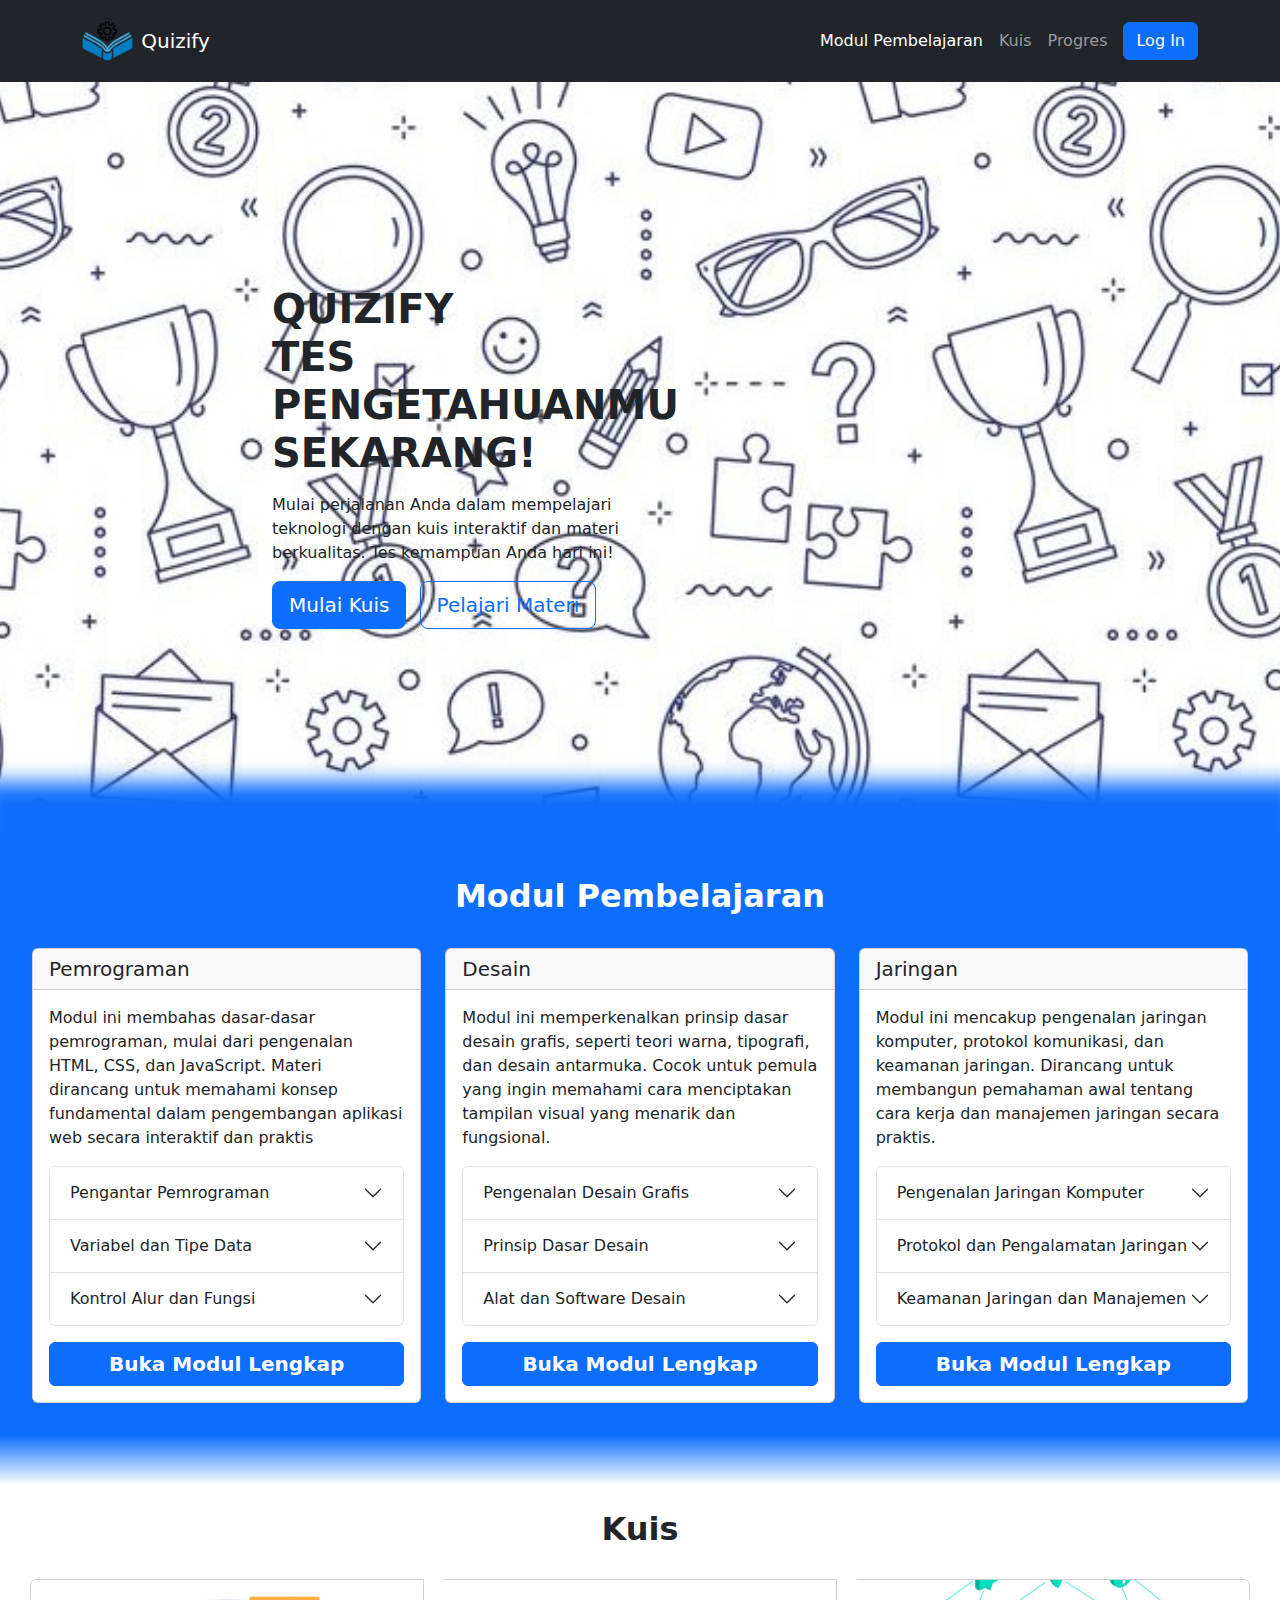
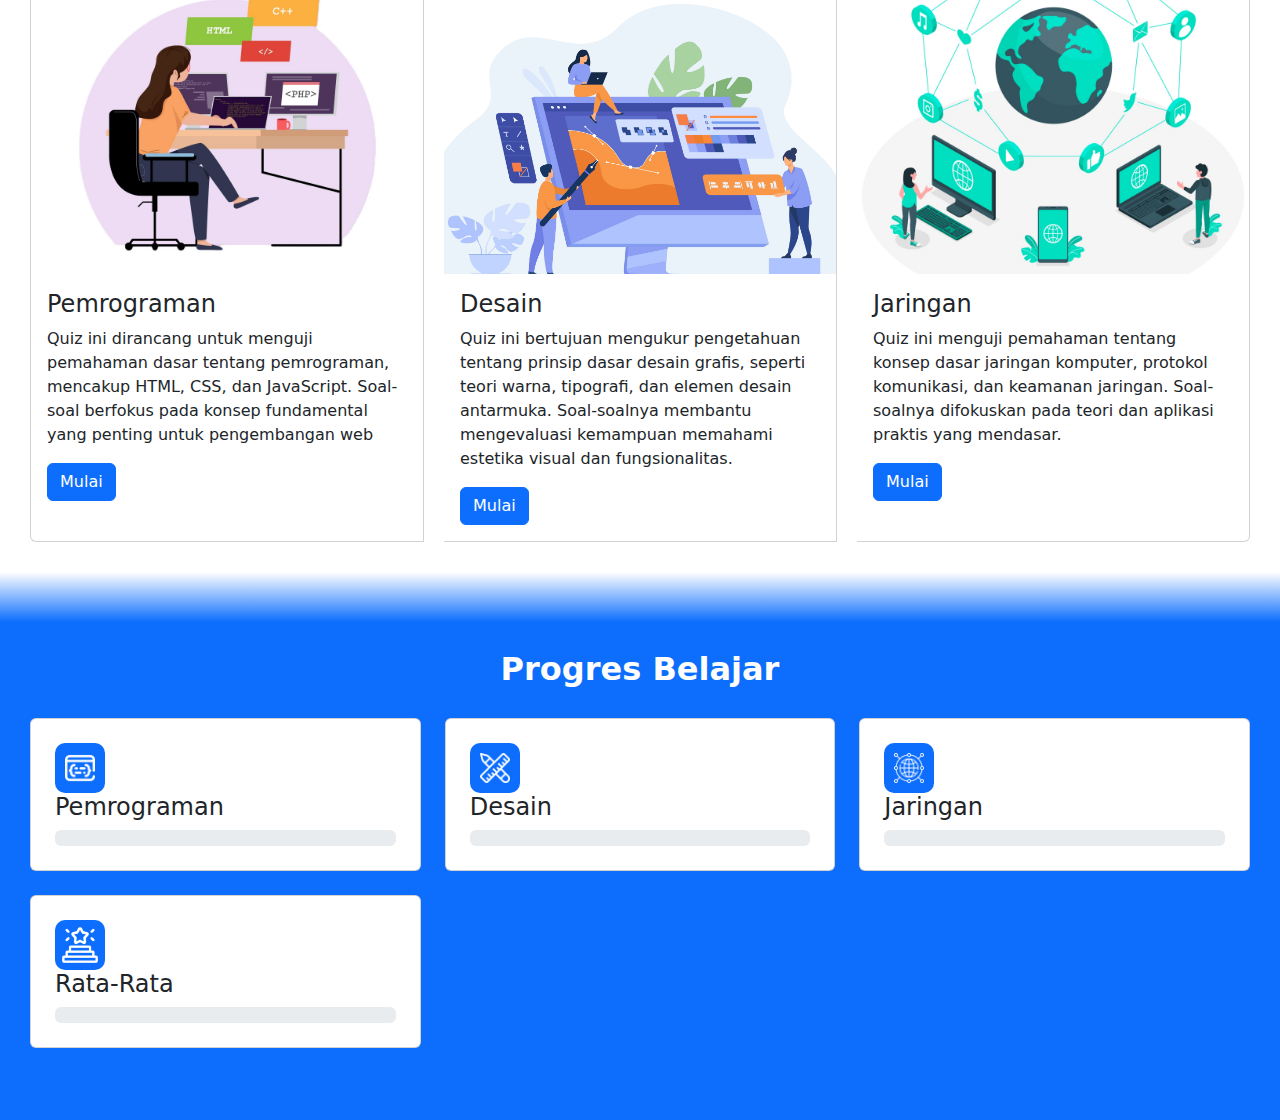
<file: index.html>
<!DOCTYPE html>
<html lang="en">
<head>
    <meta charset="UTF-8">
    <meta name="viewport" content="width=device-width, initial-scale=1.0">
    <title>Kuis Pilihan Ganda</title>
    <link href="https://cdn.jsdelivr.net/npm/bootstrap@5.3.0-alpha3/dist/css/bootstrap.min.css" rel="stylesheet">
    <script src="https://cdn.jsdelivr.net/npm/bootstrap@5.3.0-alpha3/dist/js/bootstrap.bundle.min.js"></script>
</head>
<body>
    <!-- navbar -->
    <nav class="navbar navbar-expand-md bg-dark text-start py-3" data-bs-theme="dark">
        <div class="container">
            <a class="navbar-brand d-flex align-items-center" href="#">
                <span class="bs-icon-sm bs-icon-rounded bs-icon-primary d-flex justify-content-center align-items-center me-2 bs-icon">
                    <img src="img/logo.png" alt="Logo" class="img-fluid" style="width: auto; height: 40px;">
                </span>
                <span>Quizify</span>
            </a>
            <button class="navbar-toggler" data-bs-toggle="collapse" data-bs-target="#navcol-5">
                <span class="visually-hidden">Toggle navigation</span>
                <span class="navbar-toggler-icon"></span>
            </button>
            <div id="navcol-5" class="collapse navbar-collapse">
                <ul class="navbar-nav ms-auto">
                    <li class="nav-item"><a class="nav-link active" href="#Modul_Pembelajaran">Modul Pembelajaran</a></li>
                    <li class="nav-item"><a class="nav-link" href="#Kuis">Kuis</a></li>
                    <li class="nav-item"><a class="nav-link" href="#Progres">Progres</a></li>
                </ul><a class="btn btn-primary ms-md-2" role="button" href="#">Log In</a>
            </div>
        </div>
    </nav>
    
    <!-- jumbotron -->
    <div class="position-relative" style="height: 750px; margin-top: 0;">
        <img class="img-fluid w-100 h-100 position-absolute fit-cover" src="img/bg.jpg" alt="Background Image" style="object-fit: cover; z-index: -1;">
        <div class="container d-flex flex-column justify-content-center h-100">
            <div class="row">
                <div class="col-md-6 col-xl-4 offset-md-2">
                    <div style="max-width: 350px;">
                        <h1 class="text-uppercase fw-bold">Quizify <br>Tes Pengetahuanmu Sekarang!</h1>
                        <p class="my-3">Mulai perjalanan Anda dalam mempelajari teknologi dengan kuis interaktif dan materi berkualitas. Tes kemampuan Anda hari ini!</p>
                        <a class="btn btn-primary btn-lg me-2" role="button" href="#Kuis">Mulai Kuis</a>
                        <a class="btn btn-outline-primary btn-lg" role="button" href="#Modul_Pembelajaran">Pelajari Materi</a>
                    </div>
                </div>
            </div>
        </div>
    </div>
    
    <!-- modul pembelajaran -->
    <div class="container-fluid text-start bg-primary " style="padding: 40px 20px 20px 20px; margin: 0 ; color: white; box-shadow: 0px -30px 20px 20px rgba(13, 110, 253, 1);">
        <p id="Modul_Pembelajaran" class="text-center" style="font-size: 32px;font-weight: bold;">Modul Pembelajaran</p>
        <div class="row d-xl-flex" style="margin: 0px;text-align: left;padding: 0px;">
            
            <!-- modul program -->
            <div class="col" style="margin: 0;padding: 12px;">
                <div class="card">
                    <div class="card-header">
                        <h5 class="mb-0">Pemrograman</h5>
                    </div>
                    <div class="card-body">
                        <p class="card-text">Modul ini membahas dasar-dasar pemrograman, mulai dari pengenalan HTML, CSS, dan JavaScript. Materi dirancang untuk memahami konsep fundamental dalam pengembangan aplikasi web secara interaktif dan praktis</p>
                        <div class="accordion" role="tablist" id="accordion-1">
                            <div class="accordion-item">
                                <h2 class="accordion-header" role="tab"><button class="accordion-button collapsed" type="button" data-bs-toggle="collapse" data-bs-target="#accordion-1 .item-1" aria-expanded="false" aria-controls="accordion-1 .item-1">Pengantar Pemrograman</button></h2>
                                <div class="accordion-collapse collapse item-1" role="tabpanel" data-bs-parent="#accordion-1">
                                    <div class="accordion-body">
                                        <ol>
                                            <li>Apa Itu Pemrograman?</li>
                                            <li>Bahasa Pemrograman</li>
                                            <li>Integrated Development Environment (IDE)</li>
                                        </ol>                                    
                                    </div>
                                </div>
                            </div>
                            <div class="accordion-item">
                                <h2 class="accordion-header" role="tab"><button class="accordion-button collapsed" type="button" data-bs-toggle="collapse" data-bs-target="#accordion-1 .item-2" aria-expanded="false" aria-controls="accordion-1 .item-2">Variabel dan Tipe Data</button></h2>
                                <div class="accordion-collapse collapse item-2" role="tabpanel" data-bs-parent="#accordion-1">
                                    <div class="accordion-body">
                                        <ol>
                                            <li>Variabel dalam Pemrograman</li>
                                            <li>Tipe Data dalam Pemrograman</li>
                                        </ol>
                                    </div>
                                </div>
                            </div>
                            <div class="accordion-item">
                                <h2 class="accordion-header" role="tab"><button class="accordion-button collapsed" type="button" data-bs-toggle="collapse" data-bs-target="#accordion-1 .item-3" aria-expanded="false" aria-controls="accordion-1 .item-3">Kontrol Alur dan Fungsi</button></h2>
                                <div class="accordion-collapse collapse item-3" role="tabpanel" data-bs-parent="#accordion-1">
                                    <div class="accordion-body">
                                        <ol>
                                            <li>Kondisional</li>
                                            <li>Perulangan</li>
                                            <li>Definisi Fungsi</li>
                                            <li>Penggunaan Fungsi</li>
                                        </ol>
                                    </div>
                                </div>
                            </div>
                        </div>

                        <a href="./modul/modul-program.html">
                            <button class="btn btn-primary mt-3 w-100 fw-bold fs-5">Buka Modul Lengkap </button>
                        </a>
                    </div>
                </div>
            </div>
            
            <!-- modul desain -->
            <div class="col" style="margin: 0;padding: 12px;">
                <div class="card">
                    <div class="card-header">
                        <h5 class="mb-0">Desain</h5>
                    </div>
                    <div class="card-body">
                        <p class="text-start card-text">Modul ini memperkenalkan prinsip dasar desain grafis, seperti teori warna, tipografi, dan desain antarmuka. Cocok untuk pemula yang ingin memahami cara menciptakan tampilan visual yang menarik dan fungsional.</p>
                        <div class="accordion" role="tablist" id="accordion-2">
                            <div class="accordion-item">
                                <h2 class="accordion-header" role="tab"><button class="accordion-button collapsed" type="button" data-bs-toggle="collapse" data-bs-target="#accordion-2 .item-1" aria-expanded="false" aria-controls="accordion-2 .item-1">Pengenalan Desain Grafis</button></h2>
                                <div class="accordion-collapse collapse item-1" role="tabpanel" data-bs-parent="#accordion-2">
                                    <div class="accordion-body">
                                        <ol>
                                            <li>Definisi Desain Grafis</li>
                                            <li>Elemen Dasar Desain Grafis</li>
                                            <li>Tujuan Desain Grafis</li>
                                            <li>Sejarah Singkat Desain Grafis</li>
                                        </ol>
                                    </div>
                                </div>
                            </div>
                            <div class="accordion-item">
                                <h2 class="accordion-header" role="tab"><button class="accordion-button collapsed" type="button" data-bs-toggle="collapse" data-bs-target="#accordion-2 .item-2" aria-expanded="false" aria-controls="accordion-2 .item-2">Prinsip Dasar Desain</button></h2>
                                <div class="accordion-collapse collapse item-2" role="tabpanel" data-bs-parent="#accordion-2">
                                    <div class="accordion-body">
                                        <ol>
                                            <li>Keseimbangan (Balance)</li>
                                            <li>Kontras (Contrast)</li>
                                            <li>Hierarki Visual (Visual Hierarchy)</li>
                                            <li>Ritme (Rhythm)</li>
                                            <li>Proposi (Proportion)</li>
                                            <li>Kesatuan (Unity)</li>
                                        </ol>
                                    </div>
                                </div>
                            </div>
                            <div class="accordion-item">
                                <h2 class="accordion-header" role="tab"><button class="accordion-button collapsed" type="button" data-bs-toggle="collapse" data-bs-target="#accordion-2 .item-3" aria-expanded="false" aria-controls="accordion-2 .item-3">Alat dan Software Desain</button></h2>
                                <div class="accordion-collapse collapse item-3" role="tabpanel" data-bs-parent="#accordion-2">
                                    <div class="accordion-body">
                                        <ol>
                                            <li>Software Desain Vektor</li>
                                            <li>Software Desain Raster</li>
                                            <li>Desain Web dan UI/UX</li>
                                            <li>Alat Desain Lainnya</li>
                                            <li>Alat Desain untuk Animasi</li>
                                        </ol>
                                    </div>
                                </div>
                            </div>

                            <a href="./modul/modul-design.html">
                                <button class="btn btn-primary mt-3 w-100 fw-bold fs-5">Buka Modul Lengkap </button>
                            </a>
                        </div>
                    </div>
                </div>
            </div>
            
            <!-- modul jaringan -->
            <div class="col" style="margin: 0px;padding: 12px;">
                <div class="card">
                    <div class="card-header">
                        <h5 class="mb-0">Jaringan</h5>
                    </div>
                    <div class="card-body">
                        <p class="card-text">Modul ini mencakup pengenalan jaringan komputer, protokol komunikasi, dan keamanan jaringan. Dirancang untuk membangun pemahaman awal tentang cara kerja dan manajemen jaringan secara praktis.</p>
                        <div class="accordion" role="tablist" id="accordion-3">
                            <div class="accordion-item">
                                <h2 class="accordion-header" role="tab"><button class="accordion-button collapsed" type="button" data-bs-toggle="collapse" data-bs-target="#accordion-3 .item-1" aria-expanded="false" aria-controls="accordion-3 .item-1">Pengenalan Jaringan Komputer</button></h2>
                                <div class="accordion-collapse collapse item-1" role="tabpanel" data-bs-parent="#accordion-3">
                                    <div class="accordion-body">
                                        <ol>
                                            <li>Apa itu Jaringan Komputer?</li>
                                            <li>Manfaat Jaringan Komputer</li>
                                            <li>Topologi Jaringan</li>
                                        </ol>
                                    </div>
                                </div>
                            </div>
                            <div class="accordion-item">
                                <h2 class="accordion-header" role="tab"><button class="accordion-button collapsed" type="button" data-bs-toggle="collapse" data-bs-target="#accordion-3 .item-2" aria-expanded="false" aria-controls="accordion-3 .item-2">Protokol dan Pengalamatan Jaringan</button></h2>
                                <div class="accordion-collapse collapse item-2" role="tabpanel" data-bs-parent="#accordion-3">
                                    <div class="accordion-body">
                                        <ol>
                                            <li>Apa itu Protokol Jaringan?</li>
                                            <li>Jenis-jenis Protokol Jaringan</li>
                                            <li>Pengertian Alamat IP</li>
                                        </ol>
                                    </div>
                                </div>
                            </div>
                            <div class="accordion-item">
                                <h2 class="accordion-header" role="tab"><button class="accordion-button collapsed" type="button" data-bs-toggle="collapse" data-bs-target="#accordion-3 .item-3" aria-expanded="false" aria-controls="accordion-3 .item-3">Keamanan Jaringan dan Manajemen</button></h2>
                                <div class="accordion-collapse collapse item-3" role="tabpanel" data-bs-parent="#accordion-3">
                                    <div class="accordion-body">
                                        <ol>
                                            <li>Firewall dalam Jaringan</li>
                                            <li>Enkripsi dalam Jaringan</li>
                                            <li>Manajemen Jaringan</li>
                                        </ol>
                                    </div>
                                </div>
                            </div>
                            <a href="./modul/modul-jaringan.html">
                                <button class="btn btn-primary mt-3 w-100 fw-bold fs-5">Buka Modul Lengkap </button>
                            </a>
                        </div>
                    </div>
                </div>
            </div>
        </div>
    </div>

    <div style="background: linear-gradient(#0d6efd 0%, white 100%);height: 50px;"></div>

    <!-- quiz -->
    <div class="container-fluid" style="padding: 0;padding-top: 20px;padding-bottom: 20px;background: #ffffff; padding-right: 20px; padding-left: 20px;">
        <p id="Kuis" class="text-center" style="font-size: 32px;font-weight: bold; ">Kuis</p>
        <div class="card-group" style="margin: 0px;">
            <div class="card" style="margin: 10px;"><img class="card-img-top w-100 d-block" src="img/programmer.jpg">
                <div class="card-body">
                    <h4 class="card-title">Pemrograman</h4>
                    <p class="card-text">Quiz ini dirancang untuk menguji pemahaman dasar tentang pemrograman, mencakup HTML, CSS, dan JavaScript. Soal-soal berfokus pada konsep fundamental yang penting untuk pengembangan web</p>
                    <button class="btn btn-primary" type="button" data-bs-target="#quizProgrammingModal" data-bs-toggle="modal">Mulai</button>
                </div>
            </div>
            <div class="card" style="margin: 10px;"><img class="card-img-top w-100 d-block" src="img/design.jpg">
                <div class="card-body">
                    <h4 class="card-title">Desain</h4>
                    <p class="card-text">Quiz ini bertujuan mengukur pengetahuan tentang prinsip dasar desain grafis, seperti teori warna, tipografi, dan elemen desain antarmuka. Soal-soalnya membantu mengevaluasi kemampuan memahami estetika visual dan fungsionalitas.</p>
                    <button class="btn btn-primary" type="button" data-bs-target="#quizDesignModal" data-bs-toggle="modal">Mulai</button>
                </div>
            </div>
            <div class="card" style="margin: 10px;"><img class="card-img-top w-100 d-block" src="img/network.jpg">
                <div class="card-body">
                    <h4 class="card-title">Jaringan</h4>
                    <p class="card-text">Quiz ini menguji pemahaman tentang konsep dasar jaringan komputer, protokol komunikasi, dan keamanan jaringan. Soal-soalnya difokuskan pada teori dan aplikasi praktis yang mendasar.</p>
                    <button class="btn btn-primary" type="button" data-bs-target="#quizNetworkingModal" data-bs-toggle="modal">Mulai</button>
                </div>
            </div>
        </div>

        <!-- Modal Kuis Pemrograman -->
        <div id="quizProgrammingModal" class="modal fade" tabindex="-1" aria-labelledby="quizModalLabel" aria-hidden="true">
            <div class="modal-dialog modal-lg modal-dialog-centered">
                <div class="modal-content">
                    <div class="modal-header">
                        <h4 class="modal-title">Kuis Pemrograman</h4>
                        <button class="btn-close" type="button" data-bs-dismiss="modal"></button>
                    </div>
                    <div id="quizBodyProgramming" class="modal-body">
                        <!-- Soal 1 -->
                        <div class="question" id="question1Programming">
                            <p><strong>1. Apa itu pemrograman komputer?</strong></p>
                            <div class="form-check">
                                <input class="form-check-input" type="radio" name="q1Programming" value="wrong" id="q1-1Programming">
                                <label class="form-check-label" for="q1-1Programming">A. Proses mendesain gambar</label>
                            </div>
                            <div class="form-check">
                                <input class="form-check-input" type="radio" name="q1Programming" value="correct" id="q1-2Programming">
                                <label class="form-check-label" for="q1-2Programming">B. Proses menulis kode untuk membuat komputer melakukan tugas tertentu</label>
                            </div>
                            <div class="form-check">
                                <input class="form-check-input" type="radio" name="q1Programming" value="wrong" id="q1-3Programming">
                                <label class="form-check-label" for="q1-3Programming">C. Proses membuat hardware komputer</label>
                            </div>
                            <div class="form-check">
                                <input class="form-check-input" type="radio" name="q1Programming" value="wrong" id="q1-4Programming">
                                <label class="form-check-label" for="q1-4Programming">D. Proses menghubungkan komputer dengan perangkat lain</label>
                            </div>
                        </div>
                        
                        <!-- Soal 2 -->
                        <div class="question" id="question2Programming">
                            <p><strong>2. Manakah dari berikut ini yang merupakan bahasa pemrograman yang umum digunakan?</strong></p>
                            <div class="form-check">
                                <input class="form-check-input" type="radio" name="q2Programming" value="wrong" id="q2-1Programming">
                                <label class="form-check-label" for="q2-1Programming">A. HTML</label>
                            </div>
                            <div class="form-check">
                                <input class="form-check-input" type="radio" name="q2Programming" value="wrong" id="q2-2Programming">
                                <label class="form-check-label" for="q2-2Programming">B. CSS</label>
                            </div>
                            <div class="form-check">
                                <input class="form-check-input" type="radio" name="q2Programming" value="correct" id="q2-3Programming">
                                <label class="form-check-label" for="q2-3Programming">C. JavaScript</label>
                            </div>
                            <div class="form-check">
                                <input class="form-check-input" type="radio" name="q2Programming" value="wrong" id="q2-4Programming">
                                <label class="form-check-label" for="q2-4Programming">D. XML</label>
                            </div>
                        </div>
                            

                        <!-- Soal 3 -->
                        <div class="question" id="question3Programming">
                            <p><strong>3. Apa itu IDE (Integrated Development Environment) dalam pemrograman?</strong></p>
                            <div class="form-check">
                                <input class="form-check-input" type="radio" name="q3Programming" value="wrong" id="q3-1Programming">
                                <label class="form-check-label" for="q3-1Programming">A. Perangkat keras yang digunakan untuk menjalankan program</label>
                            </div>
                            <div class="form-check">
                                <input class="form-check-input" type="radio" name="q3Programming" value="wrong" id="q3-2Programming">
                                <label class="form-check-label" for="q3-2Programming">B. Alat untuk mendesain antarmuka pengguna</label>
                            </div>
                            <div class="form-check">
                                <input class="form-check-input" type="radio" name="q3Programming" value="correct" id="q3-3Programming">
                                <label class="form-check-label" for="q3-3Programming">C. Program yang digunakan untuk menulis, mengedit, dan menjalankan kode</label>
                            </div>
                            <div class="form-check">
                                <input class="form-check-input" type="radio" name="q3Programming" value="wrong" id="q3-4Programming">
                                <label class="form-check-label" for="q3-4Programming">D. Sistem untuk mengelola database</label>
                            </div>
                        </div>     

                        <!-- Soal 4 -->
                        <div class="question" id="question4Programming">
                            <p><strong>4. Apa itu variabel dalam pemrograman?</strong></p>
                            <div class="form-check">
                                <input class="form-check-input" type="radio" name="q4Programming" value="correct" id="q4-1Programming">
                                <label class="form-check-label" for="q4-1Programming">A. Tempat untuk menyimpan data yang dapat berubah selama program berjalan</label>
                            </div>
                            <div class="form-check">
                                <input class="form-check-input" type="radio" name="q4Programming" value="wrong" id="q4-2Programming">
                                <label class="form-check-label" for="q4-2Programming">B. Nama untuk menampilkan output</label>
                            </div>
                            <div class="form-check">
                                <input class="form-check-input" type="radio" name="q4Programming" value="wrong" id="q4-3Programming">
                                <label class="form-check-label" for="q4-3Programming">C. Program untuk menjalankan perintah berulang kali</label>
                            </div>
                            <div class="form-check">
                                <input class="form-check-input" type="radio" name="q4Programming" value="wrong" id="q4-4Programming">
                                <label class="form-check-label" for="q4-4Programming">D. Tipe data yang digunakan untuk menyimpan angka</label>
                            </div>
                        </div>     

                        <!-- Soal 5 -->
                        <div class="question" id="question5Programming">
                            <p><strong>5. Manakah dari berikut ini adalah tipe data yang benar dalam JavaScript?</strong></p>
                            <div class="form-check">
                                <input class="form-check-input" type="radio" name="q5Programming" value="wrong" id="q5-1Programming">
                                <label class="form-check-label" for="q5-1Programming">A. int, double, string</label>
                            </div>
                            <div class="form-check">
                                <input class="form-check-input" type="radio" name="q5Programming" value="correct" id="q5-2Programming">
                                <label class="form-check-label" for="q5-2Programming">B. number, string, boolean</label>
                            </div>
                            <div class="form-check">
                                <input class="form-check-input" type="radio" name="q5Programming" value="wrong" id="q5-3Programming">
                                <label class="form-check-label" for="q5-3Programming">C. char, boolean, float</label>
                            </div>
                            <div class="form-check">
                                <input class="form-check-input" type="radio" name="q5Programming" value="wrong" id="q5-4Programming">
                                <label class="form-check-label" for="q5-4Programming">D. number, array, integer</label>
                            </div>
                        </div>     

                        <!-- Soal 6 -->
                        <div class="question" id="question6Programming">
                            <p><strong>6. Bagaimana cara mendeklarasikan variabel di JavaScript?</strong></p>
                            <div class="form-check">
                                <input class="form-check-input" type="radio" name="q6Programming" value="correct" id="q6-1Programming">
                                <label class="form-check-label" for="q6-1Programming">A. `let variable = 10;`</label>
                            </div>
                            <div class="form-check">
                                <input class="form-check-input" type="radio" name="q6Programming" value="wrong" id="q6-2Programming">
                                <label class="form-check-label" for="q6-2Programming">B. `int variable = 10;`</label>
                            </div>
                            <div class="form-check">
                                <input class="form-check-input" type="radio" name="q6Programming" value="wrong" id="q6-3Programming">
                                <label class="form-check-label" for="q6-3Programming">C. `var variable;`</label>
                            </div>
                            <div class="form-check">
                                <input class="form-check-input" type="radio" name="q6Programming" value="wrong" id="q6-4Programming">
                                <label class="form-check-label" for="q6-4Programming">D. `variable = 10;`</label>
                            </div>
                        </div>     

                        <!-- Soal 7 -->
                        <div class="question" id="question7Programming">
                            <p><strong>7. Manakah yang bukan merupakan jenis operator dalam JavaScript?</strong></p>
                            <div class="form-check">
                                <input class="form-check-input" type="radio" name="q7Programming" value="wrong" id="q7-1Programming">
                                <label class="form-check-label" for="q7-1Programming">A. Penjumlahan (`+`)</label>
                            </div>
                            <div class="form-check">
                                <input class="form-check-input" type="radio" name="q7Programming" value="wrong" id="q7-2Programming">
                                <label class="form-check-label" for="q7-2Programming">B. Pembagian (`/`)</label>
                            </div>
                            <div class="form-check">
                                <input class="form-check-input" type="radio" name="q7Programming" value="wrong" id="q7-3Programming">
                                <label class="form-check-label" for="q7-3Programming">C. Modulus (`%`)</label>
                            </div>
                            <div class="form-check">
                                <input class="form-check-input" type="radio" name="q7Programming" value="correct" id="q7-4Programming">
                                <label class="form-check-label" for="q7-4Programming">D. Panjang (`~`)</label>
                            </div>
                        </div>     

                        <!-- Soal 8 -->
                        <div class="question" id="question8Programming">
                            <p><strong>8. Apa tujuan dari penggunaan `function` dalam pemrograman JavaScript?</strong></p>
                            <div class="form-check">
                                <input class="form-check-input" type="radio" name="q8Programming" value="correct" id="q8-1Programming">
                                <label class="form-check-label" for="q8-1Programming">A. Untuk mengelompokkan kode yang dapat dipanggil kembali</label>
                            </div>
                            <div class="form-check">
                                <input class="form-check-input" type="radio" name="q8Programming" value="wrong" id="q8-2Programming">
                                <label class="form-check-label" for="q8-2Programming">B. Untuk menyimpan data dalam sebuah variabel</label>
                            </div>
                            <div class="form-check">
                                <input class="form-check-input" type="radio" name="q8Programming" value="wrong" id="q8-3Programming">
                                <label class="form-check-label" for="q8-3Programming">C. Untuk menampilkan pesan ke layar</label>
                            </div>
                            <div class="form-check">
                                <input class="form-check-input" type="radio" name="q8Programming" value="wrong" id="q8-4Programming">
                                <label class="form-check-label" for="q8-4Programming">D. Untuk mengurutkan data secara otomatis</label>
                            </div>
                        </div>     

                        <!-- Soal 9 -->
                        <div class="question" id="question9Programming">
                            <p><strong>9. Apa itu `array` dalam JavaScript?</strong></p>
                            <div class="form-check">
                                <input class="form-check-input" type="radio" name="q9Programming" value="correct" id="q9-1Programming">
                                <label class="form-check-label" for="q9-1Programming">A. Struktur data yang digunakan untuk menyimpan beberapa nilai dalam satu variabel</label>
                            </div>
                            <div class="form-check">
                                <input class="form-check-input" type="radio" name="q9Programming" value="wrong" id="q9-2Programming">
                                <label class="form-check-label" for="q9-2Programming">B. Tipe data yang hanya bisa menyimpan satu nilai</label>
                            </div>
                            <div class="form-check">
                                <input class="form-check-input" type="radio" name="q9Programming" value="wrong" id="q9-3Programming">
                                <label class="form-check-label" for="q9-3Programming">C. Variabel yang menyimpan nama pengguna</label>
                            </div>
                            <div class="form-check">
                                <input class="form-check-input" type="radio" name="q9Programming" value="wrong" id="q9-4Programming">
                                <label class="form-check-label" for="q9-4Programming">D. Tipe data untuk menampilkan pesan kesalahan</label>
                            </div>
                        </div>     

                        <!-- Soal 10 -->
                        <div class="question" id="question10Programming">
                            <p><strong>10. Manakah dari berikut ini yang benar untuk menampilkan output ke konsol di JavaScript?</strong></p>
                            <div class="form-check">
                                <input class="form-check-input" type="radio" name="q10Programming" value="correct" id="q10-1Programming">
                                <label class="form-check-label" for="q10-1Programming">A. `console.log("Hello, world!");`</label>
                            </div>
                            <div class="form-check">
                                <input class="form-check-input" type="radio" name="q10Programming" value="wrong" id="q10-2Programming">
                                <label class="form-check-label" for="q10-2Programming">B. `print("Hello, world!");`</label>
                            </div>
                            <div class="form-check">
                                <input class="form-check-input" type="radio" name="q10Programming" value="wrong" id="q10-3Programming">
                                <label class="form-check-label" for="q10-3Programming">C. `echo "Hello, world!";`</label>
                            </div>
                            <div class="form-check">
                                <input class="form-check-input" type="radio" name="q10Programming" value="wrong" id="q10-4Programming">
                                <label class="form-check-label" for="q10-4Programming">D. `log("Hello, world!");`</label>
                            </div>
                        </div>     

                    </div>
                    <div class="modal-footer">
                        <button class="btn btn-success" id="finishBtnProgramming" data-bs-dismiss="modal">Selesai</button>
                    </div>
                </div>
            </div>
        </div>     

        <!-- Modal Kuis Desain -->
        <div id="quizDesignModal" class="modal fade" tabindex="-1" aria-labelledby="quizModalLabel" aria-hidden="true">
            <div class="modal-dialog modal-lg modal-dialog-centered">
                <div class="modal-content">
                    <div class="modal-header">
                        <h4 class="modal-title">Kuis Desain</h4>
                        <button class="btn-close" type="button" data-bs-dismiss="modal"></button>
                    </div>
                    <div id="quizBodyDesign" class="modal-body">
                        <!-- Pertanyaan Desain -->
                        <!-- Soal 1-->
                        <div class="question" id="question1Design">
                            <p><strong>1. Apa yang dimaksud dengan desain grafis?</strong></p>
                            <div class="form-check">
                                <input class="form-check-input" type="radio" name="q1Design" value="wrong" id="q1-1Design">
                                <label class="form-check-label" for="q1-1Design">Proses mengubah gambar menjadi tulisan</label>
                            </div>
                            <div class="form-check">
                                <input class="form-check-input" type="radio" name="q1Design" value="correct" id="q1-2Design">
                                <label class="form-check-label" for="q1-2Design">Seni menciptakan komunikasi visual melalui teks dan gambar</label>
                            </div>
                            <div class="form-check">
                                <input class="form-check-input" type="radio" name="q1Design" value="wrong" id="q1-3Design">
                                <label class="form-check-label" for="q1-3Design">Mengedit foto menggunakan software komputer</label>
                            </div>
                        </div>     

                        <!-- Soal 2-->
                        <div class="question" id="question2Design">
                            <p><strong>2. Sebutkan tiga elemen dasar dalam desain grafis!</strong></p>
                            <div class="form-check">
                                <input class="form-check-input" type="radio" name="q2Design" value="wrong" id="q2-1Design">
                                <label class="form-check-label" for="q2-1Design">Warna, tekstur, komposisi</label>
                            </div>
                            <div class="form-check">
                                <input class="form-check-input" type="radio" name="q2Design" value="correct" id="q2-2Design">
                                <label class="form-check-label" for="q2-2Design">Warna, tipografi, gambar</label>
                            </div>
                            <div class="form-check">
                                <input class="form-check-input" type="radio" name="q2Design" value="wrong" id="q2-3Design">
                                <label class="form-check-label" for="q2-3Design">Garis, bentuk, ruang</label>
                            </div>
                        </div>     

                        <!-- Soal 3-->
                        <div class="question" id="question3Design">
                            <p><strong>3. Apa tujuan utama dari desain grafis dalam dunia pemasaran?</strong></p>
                            <div class="form-check">
                                <input class="form-check-input" type="radio" name="q3Design" value="wrong" id="q3-1Design">
                                <label class="form-check-label" for="q3-1Design">Mengedit foto produk</label>
                            </div>
                            <div class="form-check">
                                <input class="form-check-input" type="radio" name="q3Design" value="correct" id="q3-2Design">
                                <label class="form-check-label" for="q3-2Design">Membuat iklan visual yang menarik perhatian</label>
                            </div>
                            <div class="form-check">
                                <input class="form-check-input" type="radio" name="q3Design" value="wrong" id="q3-3Design">
                                <label class="form-check-label" for="q3-3Design">Menghasilkan gambar artistik untuk media sosial</label>
                            </div>
                        </div>     

                        <!-- Soal 4-->
                        <div class="question" id="question4Design">
                            <p><strong>4. Apa yang dimaksud dengan komposisi dalam desain grafis?</strong></p>
                            <div class="form-check">
                                <input class="form-check-input" type="radio" name="q4Design" value="correct" id="q4-1Design">
                                <label class="form-check-label" for="q4-1Design">Pengaturan elemen-elemen desain pada halaman</label>
                            </div>
                            <div class="form-check">
                                <input class="form-check-input" type="radio" name="q4Design" value="wrong" id="q4-2Design">
                                <label class="form-check-label" for="q4-2Design">Pemilihan warna yang digunakan dalam desain</label>
                            </div>
                            <div class="form-check">
                                <input class="form-check-input" type="radio" name="q4Design" value="wrong" id="q4-3Design">
                                <label class="form-check-label" for="q4-3Design">Ukuran gambar yang digunakan dalam desain</label>
                            </div>
                        </div>     

                        <!-- Soal 5-->
                        <div class="question" id="question5Design">
                            <p><strong>5. Prinsip desain mana yang menjelaskan bagaimana elemen-elemen desain diatur untuk menciptakan kesan visual yang seimbang?</strong></p>
                            <div class="form-check">
                                <input class="form-check-input" type="radio" name="q5Design" value="wrong" id="q5-1Design">
                                <label class="form-check-label" for="q5-1Design">Kontras</label>
                            </div>
                            <div class="form-check">
                                <input class="form-check-input" type="radio" name="q5Design" value="correct" id="q5-2Design">
                                <label class="form-check-label" for="q5-2Design">Keseimbangan</label>
                            </div>
                            <div class="form-check">
                                <input class="form-check-input" type="radio" name="q5Design" value="wrong" id="q5-3Design">
                                <label class="form-check-label" for="q5-3Design">Hirarki</label>
                            </div>
                        </div>     

                        <!-- Soal 6-->
                        <div class="question" id="question6Design">
                            <p><strong>6. Apa yang dimaksud dengan kontras dalam desain grafis?</strong></p>
                            <div class="form-check">
                                <input class="form-check-input" type="radio" name="q6Design" value="wrong" id="q6-1Design">
                                <label class="form-check-label" for="q6-1Design">Pengulangan elemen desain untuk menciptakan pola</label>
                            </div>
                            <div class="form-check">
                                <input class="form-check-input" type="radio" name="q6Design" value="correct" id="q6-2Design">
                                <label class="form-check-label" for="q6-2Design">Perbedaan antara elemen desain untuk menciptakan fokus</label>
                            </div>
                            <div class="form-check">
                                <input class="form-check-input" type="radio" name="q6Design" value="wrong" id="q6-3Design">
                                <label class="form-check-label" for="q6-3Design">Pengaturan elemen desain untuk menciptakan kesan keteraturan</label>
                            </div>
                        </div>     

                        <!-- Soal 7-->
                        <div class="question" id="question7Design">
                            <p><strong>7. Bagaimana prinsip “hierarki visual” diterapkan dalam desain?</strong></p>
                            <div class="form-check">
                                <input class="form-check-input" type="radio" name="q7Design" value="correct" id="q7-1Design">
                                <label class="form-check-label" for="q7-1Design">Menyusun elemen berdasarkan tingkat kepentingan visual untuk memandu perhatian audiens</label>
                            </div>
                            <div class="form-check">
                                <input class="form-check-input" type="radio" name="q7Design" value="wrong" id="q7-2Design">
                                <label class="form-check-label" for="q7-2Design">Menempatkan elemen yang paling penting di tengah desain</label>
                            </div>
                            <div class="form-check">
                                <input class="form-check-input" type="radio" name="q7Design" value="wrong" id="q7-3Design">
                                <label class="form-check-label" for="q7-3Design">Menggunakan warna yang mencolok untuk elemen yang tidak penting</label>
                            </div>
                        </div>     

                        <!-- Soal 8-->
                        <div class="question" id="question8Design">
                            <p><strong>8. Prinsip desain mana yang digunakan untuk menciptakan perasaan gerakan atau pola berulang dalam desain?</strong></p>
                            <div class="form-check">
                                <input class="form-check-input" type="radio" name="q8Design" value="correct" id="q8-1Design">
                                <label class="form-check-label" for="q8-1Design">Ritme</label>
                            </div>
                            <div class="form-check">
                                <input class="form-check-input" type="radio" name="q8Design" value="wrong" id="q8-2Design">
                                <label class="form-check-label" for="q8-2Design">Proporsi</label>
                            </div>
                            <div class="form-check">
                                <input class="form-check-input" type="radio" name="q8Design" value="wrong" id="q8-3Design">
                                <label class="form-check-label" for="q8-3Design">Keseimbangan</label>
                            </div>
                        </div>     

                        <!-- Soal 9-->
                        <div class="question" id="question9Design">
                            <p><strong>9. Apa software desain grafis yang paling umum digunakan untuk mengedit gambar vektor?</strong></p>
                            <div class="form-check">
                                <input class="form-check-input" type="radio" name="q9Design" value="wrong" id="q9-1Design">
                                <label class="form-check-label" for="q9-1Design">Adobe Photoshop</label>
                            </div>
                            <div class="form-check">
                                <input class="form-check-input" type="radio" name="q9Design" value="correct" id="q9-2Design">
                                <label class="form-check-label" for="q9-2Design">Adobe Illustrator</label>
                            </div>
                            <div class="form-check">
                                <input class="form-check-input" type="radio" name="q9Design" value="wrong" id="q9-3Design">
                                <label class="form-check-label" for="q9-3Design">CorelDRAW</label>
                            </div>
                        </div>     

                        <!-- Soal 10-->
                        <div class="question" id="question10Design">
                            <p><strong>10. Manakah dari berikut ini yang merupakan alat desain grafis yang digunakan untuk mendesain website dan antarmuka pengguna?</strong></p>
                            <div class="form-check">
                                <input class="form-check-input" type="radio" name="q10Design" value="wrong" id="q10-1Design">
                                <label class="form-check-label" for="q10-1Design">Adobe Premiere Pro</label>
                            </div>
                            <div class="form-check">
                                <input class="form-check-input" type="radio" name="q10Design" value="correct" id="q10-2Design">
                                <label class="form-check-label" for="q10-2Design">Adobe XD</label>
                            </div>
                            <div class="form-check">
                                <input class="form-check-input" type="radio" name="q10Design" value="wrong" id="q10-3Design">
                                <label class="form-check-label" for="q10-3Design">Blender</label>
                            </div>
                        </div>
                    </div>
                    <div class="modal-footer">
                        <button class="btn btn-success" id="finishBtnDesign" data-bs-dismiss="modal">Selesai</button>
                    </div>
                </div>
            </div>
        </div>     

        <!-- Modal Kuis Jaringan -->
        <div id="quizNetworkingModal" class="modal fade" tabindex="-1" aria-labelledby="quizModalLabel" aria-hidden="true">
            <div class="modal-dialog modal-lg modal-dialog-centered">
                <div class="modal-content">
                    <div class="modal-header">
                        <h4 class="modal-title">Kuis Jaringan</h4>
                        <button class="btn-close" type="button" data-bs-dismiss="modal"></button>
                    </div>
                    <div id="quizBodyNetworking" class="modal-body">
                        <!-- Pertanyaan Jaringan -->
                        <!-- Soal 1 -->
                        <div class="question" id="question1Networking">
                            <p><strong>1. Apa yang dimaksud dengan jaringan komputer?</strong></p>
                            <div class="form-check">
                                <input class="form-check-input" type="radio" name="q1Networking" value="correct" id="q1-1Networking">
                                <label class="form-check-label" for="q1-1Networking">Sekumpulan perangkat yang terhubung untuk berbagi data dan sumber daya.</label>
                            </div>
                            <div class="form-check">
                                <input class="form-check-input" type="radio" name="q1Networking" value="wrong" id="q1-2Networking">
                                <label class="form-check-label" for="q1-2Networking">Hanya komputer yang terhubung secara fisik.</label>
                            </div>
                            <div class="form-check">
                                <input class="form-check-input" type="radio" name="q1Networking" value="wrong" id="q1-3Networking">
                                <label class="form-check-label" for="q1-3Networking">Sistem yang digunakan untuk menjalankan program di komputer.</label>
                            </div>
                        </div>
                        
                        <!-- Soal 2 -->
                        <div class="question" id="question2Networking">
                            <p><strong>2. Apa tujuan utama dari jaringan komputer?</strong></p>
                            <div class="form-check">
                                <input class="form-check-input" type="radio" name="q2Networking" value="wrong" id="q2-1Networking">
                                <label class="form-check-label" for="q2-1Networking">Meningkatkan kecepatan pengolahan data.</label>
                            </div>
                            <div class="form-check">
                                <input class="form-check-input" type="radio" name="q2Networking" value="correct" id="q2-2Networking">
                                <label class="form-check-label" for="q2-2Networking">Berbagi informasi dan sumber daya antar komputer.</label>
                            </div>
                            <div class="form-check">
                                <input class="form-check-input" type="radio" name="q2Networking" value="wrong" id="q2-3Networking">
                                <label class="form-check-label" for="q2-3Networking">Mengurangi penggunaan perangkat keras.</label>
                            </div>
                        </div>
                        
                        <!-- Soal 3 -->
                        <div class="question" id="question3Networking">
                            <p><strong>3. Apa yang dimaksud dengan topologi jaringan?</strong></p>
                            <div class="form-check">
                                <input class="form-check-input" type="radio" name="q3Networking" value="correct" id="q3-1Networking">
                                <label class="form-check-label" for="q3-1Networking">Desain fisik atau logis pengaturan perangkat dalam jaringan.</label>
                            </div>
                            <div class="form-check">
                                <input class="form-check-input" type="radio" name="q3Networking" value="wrong" id="q3-2Networking">
                                <label class="form-check-label" for="q3-2Networking">Sistem operasi yang digunakan dalam jaringan.</label>
                            </div>
                            <div class="form-check">
                                <input class="form-check-input" type="radio" name="q3Networking" value="wrong" id="q3-3Networking">
                                <label class="form-check-label" for="q3-3Networking">Alamat IP yang digunakan untuk menghubungkan perangkat.</label>
                            </div>
                        </div>
                        
                        <!-- Soal 4 -->
                        <div class="question" id="question4Networking">
                            <p><strong>4. Manakah dari berikut ini yang bukan jenis topologi jaringan?</strong></p>
                            <div class="form-check">
                                <input class="form-check-input" type="radio" name="q4Networking" value="wrong" id="q4-1Networking">
                                <label class="form-check-label" for="q4-1Networking">Topologi Bus</label>
                            </div>
                            <div class="form-check">
                                <input class="form-check-input" type="radio" name="q4Networking" value="wrong" id="q4-2Networking">
                                <label class="form-check-label" for="q4-2Networking">Topologi Ring</label>
                            </div>
                            <div class="form-check">
                                <input class="form-check-input" type="radio" name="q4Networking" value="correct" id="q4-3Networking">
                                <label class="form-check-label" for="q4-3Networking">Topologi Satellite</label>
                            </div>
                        </div>
                        
                        <!-- Soal 5 -->
                        <div class="question" id="question5Networking">
                            <p><strong>5. Apa itu protokol dalam jaringan komputer?</strong></p>
                            <div class="form-check">
                                <input class="form-check-input" type="radio" name="q5Networking" value="correct" id="q5-1Networking">
                                <label class="form-check-label" for="q5-1Networking">Standar yang mengatur bagaimana data ditransmisikan antar perangkat.</label>
                            </div>
                            <div class="form-check">
                                <input class="form-check-input" type="radio" name="q5Networking" value="wrong" id="q5-2Networking">
                                <label class="form-check-label" for="q5-2Networking">Alamat yang digunakan untuk mengidentifikasi perangkat dalam jaringan.</label>
                            </div>
                            <div class="form-check">
                                <input class="form-check-input" type="radio" name="q5Networking" value="wrong" id="q5-3Networking">
                                <label class="form-check-label" for="q5-3Networking">Perangkat keras yang digunakan untuk menghubungkan komputer.</label>
                            </div>
                        </div>
                        
                        <!-- Soal 6 -->
                        <div class="question" id="question6Networking">
                            <p><strong>6. Protokol apa yang digunakan untuk mentransfer data di internet?</strong></p>
                            <div class="form-check">
                                <input class="form-check-input" type="radio" name="q6Networking" value="wrong" id="q6-1Networking">
                                <label class="form-check-label" for="q6-1Networking">HTTP</label>
                            </div>
                            <div class="form-check">
                                <input class="form-check-input" type="radio" name="q6Networking" value="wrong" id="q6-2Networking">
                                <label class="form-check-label" for="q6-2Networking">FTP</label>
                            </div>
                            <div class="form-check">
                                <input class="form-check-input" type="radio" name="q6Networking" value="correct" id="q6-3Networking">
                                <label class="form-check-label" for="q6-3Networking">TCP/IP</label>
                            </div>
                        </div>
                        
                        <!-- Soal 7 -->
                        <div class="question" id="question7Networking">
                            <p><strong>7. Apa yang dimaksud dengan alamat IP?</strong></p>
                            <div class="form-check">
                                <input class="form-check-input" type="radio" name="q7Networking" value="wrong" id="q7-1Networking">
                                <label class="form-check-label" for="q7-1Networking">Alamat fisik perangkat keras dalam jaringan.</label>
                            </div>
                            <div class="form-check">
                                <input class="form-check-input" type="radio" name="q7Networking" value="correct" id="q7-2Networking">
                                <label class="form-check-label" for="q7-2Networking">Alamat yang digunakan untuk mengidentifikasi dan menghubungkan perangkat dalam jaringan.</label>
                            </div>
                            <div class="form-check">
                                <input class="form-check-input" type="radio" name="q7Networking" value="wrong" id="q7-3Networking">
                                <label class="form-check-label" for="q7-3Networking">Protokol yang mengatur pengiriman data dalam jaringan.</label>
                            </div>
                        </div>
                        
                        <!-- Soal 8 -->
                        <div class="question" id="question8Networking">
                            <p><strong>8. Alamat IP manakah yang termasuk dalam kelas A?</strong></p>
                            <div class="form-check">
                                <input class="form-check-input" type="radio" name="q8Networking" value="wrong" id="q8-1Networking">
                                <label class="form-check-label" for="q8-1Networking">192.168.0.1</label>
                            </div>
                            <div class="form-check">
                                <input class="form-check-input" type="radio" name="q8Networking" value="correct" id="q8-2Networking">
                                <label class="form-check-label" for="q8-2Networking">10.0.0.1</label>
                            </div>
                            <div class="form-check">
                                <input class="form-check-input" type="radio" name="q8Networking" value="wrong" id="q8-3Networking">
                                <label class="form-check-label" for="q8-3Networking">172.16.0.1</label>
                            </div>
                        </div>
                        
                        <!-- Soal 9 -->
                        <div class="question" id="question9Networking">
                            <p><strong>9. Apa yang dimaksud dengan firewall dalam jaringan komputer?</strong></p>
                            <div class="form-check">
                                <input class="form-check-input" type="radio" name="q9Networking" value="correct" id="q9-1Networking">
                                <label class="form-check-label" for="q9-1Networking">Alat yang digunakan untuk memantau dan mengontrol lalu lintas data dalam jaringan.</label>
                            </div>
                            <div class="form-check">
                                <input class="form-check-input" type="radio" name="q9Networking" value="wrong" id="q9-2Networking">
                                <label class="form-check-label" for="q9-2Networking">Sistem yang mengatur kecepatan koneksi internet.</label>
                            </div>
                            <div class="form-check">
                                <input class="form-check-input" type="radio" name="q9Networking" value="wrong" id="q9-3Networking">
                                <label class="form-check-label" for="q9-3Networking">Perangkat keras yang digunakan untuk menghubungkan komputer.</label>
                            </div>
                        </div>
                        
                        <!-- Soal 10 -->
                        <div class="question" id="question10Networking">
                            <p><strong>10. Mengapa penting untuk memiliki enkripsi dalam jaringan?</strong></p>
                            <div class="form-check">
                                <input class="form-check-input" type="radio" name="q10Networking" value="wrong" id="q10-1Networking">
                                <label class="form-check-label" for="q10-1Networking">Untuk mempercepat proses pengiriman data.</label>
                            </div>
                            <div class="form-check">
                                <input class="form-check-input" type="radio" name="q10Networking" value="correct" id="q10-2Networking">
                                <label class="form-check-label" for="q10-2Networking">Untuk mencegah data yang dikirimkan disadap oleh pihak yang tidak berwenang.</label>
                            </div>
                            <div class="form-check">
                                <input class="form-check-input" type="radio" name="q10Networking" value="wrong" id="q10-3Networking">
                                <label class="form-check-label" for="q10-3Networking">Untuk menambah kecepatan akses internet.</label>
                            </div>
                        </div>
                    </div>
                    <div class="modal-footer">
                        <button class="btn btn-success" id="finishBtnNetworking" data-bs-dismiss="modal">Selesai</button>
                    </div>
                </div>
            </div>
        </div>     
    </div>

    <div style="background: linear-gradient(white 0%, #0d6efd 100%);height: 50px;"></div>
    
    <!-- progress -->
    <div class="container-fluid py-4 py-xl-5" style="padding-right: 30px;padding-left: 30px;background: #0d6efd;">
        <div class="row mb-5" style="margin-top: -20px;">
            <div class="col-md-8 col-xl-6 text-center mx-auto">
                <h2 id="Progres" style="font-weight: bold; color: #ffffff;">Progres Belajar</h2>
            </div>
        </div>
        <div class="row gy-4 row-cols-1 row-cols-md-2 row-cols-xl-3" style="margin-bottom: 0px;margin-top: -50px;">

            <div class="col">
                <div class="card">
                    <div class="card-body p-4">
                        <div class="bg-primary" style="height: 50px; width: 50px; padding: 10px; border-radius: 10px;">
                            <img src="img/icon coding.png" alt="icon" class="img-fluid" >
                        </div>
                        <h4 class="card-title">Pemrograman</h4>
                        <div class="progress">
                            <div id="quizProgressBarProgramming" class="progress-bar" aria-valuemin="0" aria-valuemax="100" style="width: 0%;">0%</div>
                        </div>
                        <span id="scoreBadgeProgramming" class="badge bg-info d-none mt-2"></span>
                    </div>
                </div>
            </div>

            <div class="col">
                <div class="card">
                    <div class="card-body p-4">
                        <div class="bg-primary" style="height: 50px; width: 50px; padding: 10px; border-radius: 10px;">
                            <img src="img/icon design.png" alt="icon" class="img-fluid" >
                        </div>
                        <h4 class="card-title">Desain</h4>
                        <div class="progress">
                            <div id="quizProgressBarDesign" class="progress-bar" aria-valuemin="0" aria-valuemax="100" style="width: 0%;">0%</div>
                        </div>
                        <span id="scoreBadgeDesign" class="badge bg-info d-none mt-2"></span>
                    </div>
                </div>
            </div>

            <div class="col">
                <div class="card">
                    <div class="card-body p-4">
                        <div class="bg-primary" style="height: 50px; width: 50px; padding: 10px; border-radius: 10px;">
                            <img src="img/icon internet.png" alt="icon" class="img-fluid" >
                        </div>
                        <h4 class="card-title">Jaringan</h4>
                        <div class="progress">
                            <div id="quizProgressBarNetworking" class="progress-bar" aria-valuemin="0" aria-valuemax="100" style="width: 0%;">0%</div>
                        </div>
                        <span id="scoreBadgeNetworking" class="badge bg-info d-none mt-2"></span>
                    </div>
                </div>
            </div>

            <div class="col">
                <div class="card">
                    <div class="card-body p-4">
                        <div class="bg-primary" style="height: 50px; width: 50px; padding: 5px; border-radius: 10px;">
                            <img src="img/icon achievment.png" alt="icon" class="img-fluid" >
                        </div>
                        <h4 class="card-title">Rata-Rata</h4>
                        <div class="progress">
                            <div id="quizProgressBarTotal" class="progress-bar" aria-valuenow="50" aria-valuemin="0" aria-valuemax="100" style="width: 0%;">0%</div>
                        </div>
                    </div>
                </div>
            </div>

            <div class="w-100"></div>
        </div>
    </div>

    <script src="js/script.js"></script>
</body>
</html>
</file>
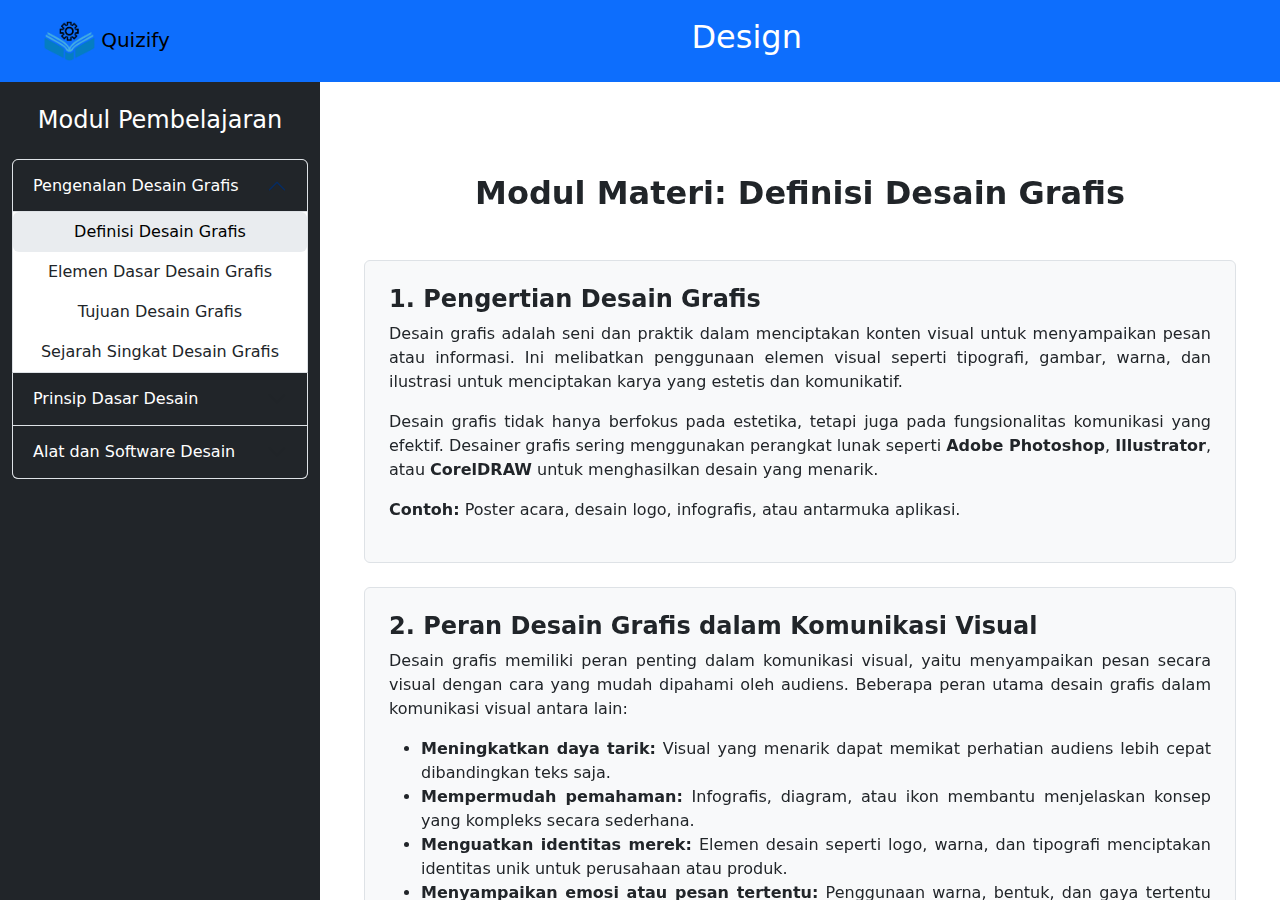
<file: modul/modul-design.html>
<!DOCTYPE html>
<html lang="en">
<head>
    <meta charset="UTF-8">
    <meta name="viewport" content="width=device-width, initial-scale=1.0">
    <title>Modul Pembelajaran</title>
    <link href="https://cdn.jsdelivr.net/npm/bootstrap@5.3.0-alpha3/dist/css/bootstrap.min.css" rel="stylesheet">
    <link rel="stylesheet" href="/css/style-modul.css">
    <script src="https://cdn.jsdelivr.net/npm/bootstrap@5.3.0-alpha3/dist/js/bootstrap.bundle.min.js"></script>
    <script src="/js/modul.js"></script>
</head>
<body>
    <!-- Header -->
    <div class="row bg-primary py-2 m-0">
        <div class="col-12 col-lg-2 d-flex justify-content-center align-items-center">
            <nav class="navbar navbar-expand-lg">
                <div class="container-fluid">
                    <a class="navbar-brand" href="/index.html">
                        <img src="../img/logo.png" alt="Logo" height="40" class="ms-3">
                        Quizify
                    </a>
                </div>
            </nav>
        </div>
        <div class="col-12 col-lg text-center text-white" style="margin-top: 10px;">
            <h2>Design</h2>
        </div>
    </div>

    <div class="container-fluid">
        <div class="row custom-row">
            <!-- Sidebar with Dropdown -->
            <div class="col-12 col-lg-3 bg-dark py-4" style="flex: 0 0 auto">
                <h4 class="text-white text-center mb-4">Modul Pembelajaran</h4>

                <div class="accordion" id="sidebarAccordion">
                    <!-- Pengenalan Desain Grafis -->
                    <div class="accordion-item active">
                        <h2 class="accordion-header" id="headingOne">
                            <button class="accordion-button bg-dark text-white" type="button" data-bs-toggle="collapse" data-bs-target="#collapseOne" aria-expanded="true" aria-controls="collapseOne">
                                Pengenalan Desain Grafis
                            </button>
                        </h2>
                        <div id="collapseOne" class="accordion-collapse collapse show" aria-labelledby="headingOne" data-bs-parent="#sidebarAccordion">
                            <div class="accordion-body p-0">
                                <ul class="nav nav-pills flex-column">
                                    <li class="nav-item">
                                        <a class="nav-link active text-dark" id="v-pills-materi1-tab" data-bs-toggle="pill" data-bs-target="#v-pills-materi1" role="tab" aria-controls="v-pills-materi1" aria-selected="true">Definisi Desain Grafis</a>
                                    </li>
                                    <li class="nav-item">
                                        <a class="nav-link text-dark" id="v-pills-materi2-tab" data-bs-toggle="pill" data-bs-target="#v-pills-materi2" role="tab" aria-controls="v-pills-materi2" aria-selected="false">Elemen Dasar Desain Grafis</a>
                                    </li>
                                    <li class="nav-item">
                                        <a class="nav-link text-dark" id="v-pills-materi3-tab" data-bs-toggle="pill" data-bs-target="#v-pills-materi3" role="tab" aria-controls="v-pills-materi3" aria-selected="false">Tujuan Desain Grafis</a>
                                    </li>
                                    <li class="nav-item">
                                        <a class="nav-link text-dark" id="v-pills-materi4-tab" data-bs-toggle="pill" data-bs-target="#v-pills-materi4" role="tab" aria-controls="v-pills-materi4" aria-selected="false">Sejarah Singkat Desain Grafis</a>
                                    </li>
                                </ul>
                            </div>
                        </div>
                    </div>

                    <!-- Prinsip Dasar Desain -->
                    <div class="accordion-item">
                        <h2 class="accordion-header" id="headingTwo">
                            <button class="accordion-button bg-dark text-white collapsed" type="button" data-bs-toggle="collapse" data-bs-target="#collapseTwo" aria-expanded="false" aria-controls="collapseTwo">
                                Prinsip Dasar Desain
                            </button>
                        </h2>
                        <div id="collapseTwo" class="accordion-collapse collapse" aria-labelledby="headingTwo" data-bs-parent="#sidebarAccordion">
                            <div class="accordion-body p-0">
                                <ul class="nav nav-pills flex-column">
                                    <li class="nav-item">
                                        <a class="nav-link text-dark" id="v-pills-materi5-tab" data-bs-toggle="pill" data-bs-target="#v-pills-materi5" role="tab" aria-controls="v-pills-materi5" aria-selected="false">Keseimbangan (Balance)</a>
                                    </li>
                                    <li class="nav-item">
                                        <a class="nav-link text-dark" id="v-pills-materi6-tab" data-bs-toggle="pill" data-bs-target="#v-pills-materi6" role="tab" aria-controls="v-pills-materi6" aria-selected="false">Kontras (Contrast)</a>
                                    </li>
                                    <li class="nav-item">
                                        <a class="nav-link text-dark" id="v-pills-materi7-tab" data-bs-toggle="pill" data-bs-target="#v-pills-materi7" role="tab" aria-controls="v-pills-materi7" aria-selected="false">Hierarki Visual (Visual Hierarchy)</a>
                                    </li>
                                    <li class="nav-item">
                                        <a class="nav-link text-dark" id="v-pills-materi8-tab" data-bs-toggle="pill" data-bs-target="#v-pills-materi8" role="tab" aria-controls="v-pills-materi8" aria-selected="false">Ritme (Rhythm)</a>
                                    </li>
                                    <li class="nav-item">
                                        <a class="nav-link text-dark" id="v-pills-materi9-tab" data-bs-toggle="pill" data-bs-target="#v-pills-materi9" role="tab" aria-controls="v-pills-materi9" aria-selected="false">Proposi (Proportion)</a>
                                    </li>
                                    <li class="nav-item">
                                        <a class="nav-link text-dark" id="v-pills-materi10-tab" data-bs-toggle="pill" data-bs-target="#v-pills-materi10" role="tab" aria-controls="v-pills-materi10" aria-selected="false">Kesatuan (Unity)</a>
                                    </li>
                                </ul>
                            </div>
                        </div>
                    </div>

                    <!-- Alat dan Software Desain -->
                    <div class="accordion-item">
                        <h2 class="accordion-header" id="headingThree">
                            <button class="accordion-button bg-dark text-white collapsed" type="button" data-bs-toggle="collapse" data-bs-target="#collapseThree" aria-expanded="false" aria-controls="collapseThree">
                                Alat dan Software Desain
                            </button>
                        </h2>
                        <div id="collapseThree" class="accordion-collapse collapse" aria-labelledby="headingThree" data-bs-parent="#sidebarAccordion">
                            <div class="accordion-body p-0">
                                <ul class="nav nav-pills flex-column">
                                    <li class="nav-item">
                                        <a class="nav-link text-dark" id="v-pills-materi11-tab" data-bs-toggle="pill" data-bs-target="#v-pills-materi11" role="tab" aria-controls="v-pills-materi11" aria-selected="false">Software Desain Vektor</a>
                                    </li>
                                    <li class="nav-item">
                                        <a class="nav-link text-dark" id="v-pills-materi12-tab" data-bs-toggle="pill" data-bs-target="#v-pills-materi12" role="tab" aria-controls="v-pills-materi12" aria-selected="false">Software Desain Raster</a>
                                    </li>
                                    <li class="nav-item">
                                        <a class="nav-link text-dark" id="v-pills-materi13-tab" data-bs-toggle="pill" data-bs-target="#v-pills-materi13" role="tab" aria-controls="v-pills-materi13" aria-selected="false">Desain Web dan UI/UX</a>
                                    </li>
                                    <li class="nav-item">
                                        <a class="nav-link text-dark" id="v-pills-materi14-tab" data-bs-toggle="pill" data-bs-target="#v-pills-materi14" role="tab" aria-controls="v-pills-materi14" aria-selected="false">Alat Desain Lainnya</a>
                                    </li>
                                    <li class="nav-item">
                                        <a class="nav-link text-dark" id="v-pills-materi15-tab" data-bs-toggle="pill" data-bs-target="#v-pills-materi15" role="tab" aria-controls="v-pills-materi15" aria-selected="false">Alat Desain untuk Animasi</a>
                                    </li>
                                </ul>
                            </div>
                        </div>
                    </div>
                </div>
            </div>

            <!-- Content Area -->
            <div class="col-12 col-lg-9 py-4 materi">
                <div class="tab-content" id="v-pills-tabContent">

                    <!-- Definisi Desain Grafis -->
                    <div class="tab-pane fade show active" id="v-pills-materi1" role="tabpanel" aria-labelledby="v-pills-materi1-tab">
                        <div class="container my-5">
                            <div class="text-center mb-5">
                                <h2 class="text-dark fw-bold">Modul Materi: Definisi Desain Grafis</h2>
                            </div>
                        
                            <div class="mb-4 p-4 bg-light border rounded">
                                <h4 class="text-dark fw-semibold">1. Pengertian Desain Grafis</h4>
                                <p>
                                    Desain grafis adalah seni dan praktik dalam menciptakan konten visual untuk menyampaikan pesan atau informasi. Ini melibatkan penggunaan elemen visual seperti tipografi, gambar, warna, dan ilustrasi untuk menciptakan karya yang estetis dan komunikatif.
                                </p>
                                <p>
                                    Desain grafis tidak hanya berfokus pada estetika, tetapi juga pada fungsionalitas komunikasi yang efektif. Desainer grafis sering menggunakan perangkat lunak seperti <b>Adobe Photoshop</b>, <b>Illustrator</b>, atau <b>CorelDRAW</b> untuk menghasilkan desain yang menarik.
                                </p>
                                <p><b>Contoh:</b> Poster acara, desain logo, infografis, atau antarmuka aplikasi.</p>
                            </div>
                        
                            <div class="mb-4 p-4 bg-light border rounded">
                                <h4 class="text-dark fw-semibold">2. Peran Desain Grafis dalam Komunikasi Visual</h4>
                                <p>
                                    Desain grafis memiliki peran penting dalam komunikasi visual, yaitu menyampaikan pesan secara visual dengan cara yang mudah dipahami oleh audiens. Beberapa peran utama desain grafis dalam komunikasi visual antara lain:
                                </p>
                                <ul>
                                    <li><b>Meningkatkan daya tarik:</b> Visual yang menarik dapat memikat perhatian audiens lebih cepat dibandingkan teks saja.</li>
                                    <li><b>Mempermudah pemahaman:</b> Infografis, diagram, atau ikon membantu menjelaskan konsep yang kompleks secara sederhana.</li>
                                    <li><b>Menguatkan identitas merek:</b> Elemen desain seperti logo, warna, dan tipografi menciptakan identitas unik untuk perusahaan atau produk.</li>
                                    <li><b>Menyampaikan emosi atau pesan tertentu:</b> Penggunaan warna, bentuk, dan gaya tertentu dapat membangkitkan emosi tertentu pada audiens.</li>
                                </ul>
                                <p><b>Contoh:</b></p>
                                <ul>
                                    <li>Poster dengan warna cerah dan huruf besar untuk menarik perhatian pada konser musik.</li>
                                    <li>Logo perusahaan yang sederhana namun bermakna, seperti <i>"swoosh"</i> pada Nike.</li>
                                </ul>
                            </div>
                        
                            <div class="mb-4 p-4 bg-light border rounded">
                                <h4 class="text-dark fw-semibold">3. Keterkaitan Desain Grafis dengan Berbagai Bidang</h4>
                                <p>
                                    Desain grafis tidak berdiri sendiri, melainkan terintegrasi dengan berbagai bidang untuk memenuhi kebutuhan komunikasi visual. Beberapa keterkaitan pentingnya adalah:
                                </p>
                                <h5 class="fw-semibold">a. Iklan:</h5>
                                <p>
                                    Desain grafis digunakan untuk membuat materi promosi seperti poster, iklan cetak, spanduk digital, dan video komersial yang menarik perhatian konsumen.
                                </p>
                                <ul>
                                    <li>Poster iklan minuman dengan desain warna mencolok.</li>
                                    <li>Desain feed Instagram untuk kampanye pemasaran produk.</li>
                                </ul>
                                <h5 class="fw-semibold">b. Pemasaran:</h5>
                                <p>
                                    Dalam pemasaran, desain grafis membantu menciptakan <i>brand identity</i> yang konsisten dan menarik melalui logo, brosur, kemasan, dan situs web.
                                </p>
                                <ul>
                                    <li>Kemasan produk dengan desain kreatif yang menarik perhatian di rak toko.</li>
                                    <li>Newsletter email dengan tata letak yang bersih dan profesional.</li>
                                </ul>
                                <h5 class="fw-semibold">c. Seni dan Hiburan:</h5>
                                <p>
                                    Di dunia seni, desain grafis digunakan untuk menciptakan karya digital atau tradisional seperti ilustrasi, poster film, dan desain sampul album musik.
                                </p>
                                <ul>
                                    <li>Poster film dengan elemen visual dramatis untuk menggambarkan genre.</li>
                                    <li>Sampul album dengan ilustrasi abstrak.</li>
                                </ul>
                                <h5 class="fw-semibold">d. Teknologi:</h5>
                                <p>
                                    Dalam teknologi, desain grafis digunakan untuk menciptakan antarmuka pengguna (UI/UX) yang intuitif dan estetis pada aplikasi atau situs web.
                                </p>
                                <ul>
                                    <li>Desain aplikasi mobile dengan tata letak navigasi yang mudah digunakan.</li>
                                    <li>Situs web dengan kombinasi warna dan tipografi yang menarik.</li>
                                </ul>
                                <h5 class="fw-semibold">e. Pendidikan:</h5>
                                <p>
                                    Desain grafis berperan dalam menyampaikan informasi secara visual di buku pelajaran, presentasi, atau modul pembelajaran.
                                </p>
                                <ul>
                                    <li>Infografis tentang sistem tata surya di buku sains.</li>
                                    <li>Slide presentasi dengan elemen visual yang mendukung pembelajaran.</li>
                                </ul>
                            </div>
                        </div>
                        
                    </div>

                    <!-- Elemen Dasar Desain Grafis -->
                    <div class="tab-pane fade" id="v-pills-materi2" role="tabpane2" aria-labelledby="v-pills-materi2-tab">
                        <div class="container my-5">
                            <div class="text-center mb-5">
                                <h2 class="text-dark fw-bold">Modul Materi: Elemen Dasar Desain Grafis</h2>
                            </div>
                        
                            <div class="mb-4 p-4 bg-light border rounded">
                                <h4 class="text-dark fw-semibold">1. Warna: Pentingnya Pemilihan Warna dalam Desain</h4>
                                <p>
                                    Warna adalah elemen penting dalam desain grafis yang dapat memengaruhi emosi, persepsi, dan perhatian audiens. Warna digunakan untuk menciptakan suasana, menyampaikan pesan tertentu, atau memperkuat identitas merek.
                                </p>
                                <h5>Peran Warna:</h5>
                                <ul>
                                    <li><b>Menyampaikan emosi:</b> Misalnya, warna merah melambangkan energi atau urgensi, sedangkan biru melambangkan ketenangan atau kepercayaan.</li>
                                    <li><b>Meningkatkan daya tarik visual:</b> Kombinasi warna yang menarik dapat memikat perhatian audiens.</li>
                                    <li><b>Membedakan elemen:</b> Warna membantu memisahkan elemen dalam desain.</li>
                                </ul>
                                <h5>Tips Pemilihan Warna:</h5>
                                <ul>
                                    <li>Gunakan skema warna yang sesuai (monokromatik, analog, atau komplementer).</li>
                                    <li>Pertimbangkan teori warna untuk memahami efek psikologisnya.</li>
                                    <li>Pastikan kontras warna cukup baik untuk keterbacaan.</li>
                                </ul>
                                <p><b>Contoh:</b> Logo McDonald's menggunakan warna merah dan kuning untuk menarik perhatian dan membangkitkan rasa lapar.</p>
                            </div>
                        
                            <div class="mb-4 p-4 bg-light border rounded">
                                <h4 class="text-dark fw-semibold">2. Tipografi: Pemilihan Jenis Huruf dan Fungsinya dalam Desain</h4>
                                <p>
                                    Tipografi adalah seni dan teknik dalam memilih serta mengatur huruf untuk menyampaikan pesan secara efektif.
                                </p>
                                <h5>Elemen Penting dalam Tipografi:</h5>
                                <ul>
                                    <li><b>Font:</b> Jenis huruf yang digunakan, seperti serif, sans-serif, script, atau display.</li>
                                    <li><b>Ukuran:</b> Besar kecilnya huruf untuk menunjukkan hierarki informasi.</li>
                                    <li><b>Kerning, Leading, dan Tracking:</b> Pengaturan jarak antar huruf, baris, dan keseluruhan teks.</li>
                                </ul>
                                <h5>Fungsi Tipografi:</h5>
                                <ul>
                                    <li>Memperkuat identitas visual, seperti penggunaan font tebal untuk headline.</li>
                                    <li>Meningkatkan keterbacaan melalui huruf yang jelas.</li>
                                    <li>Menyampaikan suasana: font script memberikan kesan elegan, sedangkan sans-serif terlihat modern.</li>
                                </ul>
                                <p><b>Contoh:</b> Headline majalah menggunakan font tebal sans-serif untuk menonjolkan berita utama.</p>
                            </div>
                        
                            <div class="mb-4 p-4 bg-light border rounded">
                                <h4 class="text-dark fw-semibold">3. Gambar: Penggunaan Gambar dan Foto dalam Desain</h4>
                                <p>
                                    Gambar dan foto memberikan daya tarik visual dan membantu memperjelas pesan dalam desain grafis.
                                </p>
                                <h5>Peran Gambar dalam Desain:</h5>
                                <ul>
                                    <li>Menarik perhatian lebih cepat dibandingkan teks.</li>
                                    <li>Mendukung narasi untuk memperkuat cerita yang ingin disampaikan.</li>
                                    <li>Meningkatkan kualitas visual dengan gambar berkualitas tinggi.</li>
                                </ul>
                                <h5>Tips Menggunakan Gambar:</h5>
                                <ul>
                                    <li>Pastikan gambar relevan dengan pesan yang disampaikan.</li>
                                    <li>Gunakan gambar dengan resolusi tinggi untuk hasil cetak atau digital yang tajam.</li>
                                    <li>Hindari penggunaan gambar berlebihan agar desain tetap bersih.</li>
                                </ul>
                                <p><b>Contoh:</b> Iklan pariwisata menggunakan gambar pemandangan alam untuk menarik minat wisatawan.</p>
                            </div>
                        
                            <div class="mb-4 p-4 bg-light border rounded">
                                <h4 class="text-dark fw-semibold">4. Bentuk dan Garis: Penggunaan Bentuk Dasar dan Garis dalam Desain Grafis</h4>
                                <p>
                                    Bentuk dan garis adalah elemen dasar yang memberikan struktur pada desain.
                                </p>
                                <h5>Bentuk:</h5>
                                <ul>
                                    <li>Terdiri dari geometris (lingkaran, persegi, segitiga), organik (bentuk alami), dan abstrak.</li>
                                    <li>Digunakan untuk menciptakan pola, ikon, atau elemen visual lainnya.</li>
                                </ul>
                                <h5>Garis:</h5>
                                <ul>
                                    <li>Lurus atau melengkung untuk membagi ruang, memandu pandangan, atau memberikan aksen.</li>
                                    <li>Ketebalan garis memengaruhi kesan: garis tebal terlihat kuat, sementara garis tipis terlihat halus.</li>
                                </ul>
                                <p><b>Contoh Penggunaan:</b></p>
                                <ul>
                                    <li>Bentuk lingkaran untuk logo perusahaan teknologi.</li>
                                    <li>Garis horizontal untuk membagi tata letak desain majalah.</li>
                                </ul>
                            </div>
                        
                            <div class="mb-4 p-4 bg-light border rounded">
                                <h4 class="text-dark fw-semibold">5. Ruang: Pengaturan Ruang dan Penataan Elemen dalam Desain</h4>
                                <p>
                                    Ruang dalam desain grafis mengacu pada area kosong (<i>negative space</i>) dan area yang diisi elemen visual. Pengelolaan ruang yang baik menciptakan keseimbangan dan keterbacaan.
                                </p>
                                <h5>Jenis Ruang:</h5>
                                <ul>
                                    <li><b>Positive space:</b> Area yang diisi oleh elemen seperti teks, gambar, atau bentuk.</li>
                                    <li><b>Negative space:</b> Area kosong di sekitar elemen yang memberikan "napas" pada desain.</li>
                                </ul>
                                <h5>Manfaat Pengelolaan Ruang:</h5>
                                <ul>
                                    <li>Membuat desain lebih teratur dan rapi.</li>
                                    <li>Memfokuskan perhatian audiens pada elemen penting.</li>
                                    <li>Menghindari kesan "penuh" atau berantakan.</li>
                                </ul>
                                <h5>Tips:</h5>
                                <ul>
                                    <li>Berikan margin yang cukup antara elemen.</li>
                                    <li>Gunakan <i>negative space</i> untuk menciptakan fokus pada elemen utama.</li>
                                </ul>
                                <p><b>Contoh:</b> Logo Apple menggunakan ruang negatif untuk menciptakan bentuk apel yang khas.</p>
                            </div>
                        </div>
                        
                    </div>

                    <!-- Tujuan Desain Grafis -->
                    <div class="tab-pane fade" id="v-pills-materi3" role="tabpane3" aria-labelledby="v-pills-materi3-tab">
                        <div class="container my-5">
                            <div class="text-center mb-5">
                                <h2 class="text-dark fw-bold">Modul Materi: Tujuan Desain Grafis</h2>
                            </div>
                        
                            <div class="mb-4 p-4 bg-light border rounded">
                                <h4 class="text-dark fw-semibold">1. Menciptakan Komunikasi yang Efektif</h4>
                                <p>
                                    Tujuan utama desain grafis adalah menjembatani komunikasi antara pengirim pesan dan audiens melalui media visual. Dengan elemen-elemen desain seperti warna, tipografi, bentuk, dan gambar, desain grafis membantu menyampaikan informasi secara cepat dan efisien.
                                </p>
                                <h5>Karakteristik Komunikasi yang Efektif:</h5>
                                <ul>
                                    <li><b>Relevan:</b> Desain harus sesuai dengan audiens target.</li>
                                    <li><b>Sederhana:</b> Pesan disampaikan tanpa kerumitan yang membingungkan.</li>
                                    <li><b>Mengesankan:</b> Desain mampu meninggalkan kesan yang kuat bagi audiens.</li>
                                </ul>
                                <p><b>Contoh:</b></p>
                                <ul>
                                    <li>Infografis yang menjelaskan data statistik kompleks dengan ikon dan diagram.</li>
                                    <li>Papan informasi bandara yang menggunakan simbol visual untuk memandu penumpang.</li>
                                </ul>
                            </div>
                        
                            <div class="mb-4 p-4 bg-light border rounded">
                                <h4 class="text-dark fw-semibold">2. Meningkatkan Daya Tarik Visual</h4>
                                <p>
                                    Desain grafis bertujuan untuk menarik perhatian audiens dengan menciptakan karya yang estetis dan memikat. Dengan memanfaatkan prinsip-prinsip desain seperti harmoni, kontras, dan keseimbangan, desainer dapat membuat visual yang memikat.
                                </p>
                                <h5>Strategi Meningkatkan Daya Tarik Visual:</h5>
                                <ul>
                                    <li>Menggunakan kombinasi warna yang menarik.</li>
                                    <li>Memanfaatkan tipografi kreatif dan mudah dibaca.</li>
                                    <li>Menambahkan elemen visual seperti ilustrasi, foto, atau ikon yang relevan.</li>
                                </ul>
                                <p><b>Contoh:</b></p>
                                <ul>
                                    <li>Poster konser musik dengan warna cerah dan tata letak yang dinamis.</li>
                                    <li>Desain feed Instagram untuk kampanye pemasaran dengan estetika yang konsisten.</li>
                                </ul>
                            </div>
                        
                            <div class="mb-4 p-4 bg-light border rounded">
                                <h4 class="text-dark fw-semibold">3. Menyampaikan Pesan dengan Jelas melalui Desain Visual</h4>
                                <p>
                                    Desain grafis tidak hanya tentang estetika, tetapi juga bagaimana pesan dapat dipahami dengan mudah oleh audiens. Desain yang baik harus mampu menyederhanakan informasi yang rumit menjadi visual yang mudah dimengerti.
                                </p>
                                <h5>Prinsip dalam Menyampaikan Pesan dengan Jelas:</h5>
                                <ul>
                                    <li>Gunakan hierarki visual: Elemen penting seperti judul atau angka utama harus ditonjolkan.</li>
                                    <li>Hindari terlalu banyak elemen dalam satu desain.</li>
                                    <li>Pastikan ada keseimbangan antara teks dan gambar.</li>
                                </ul>
                                <p><b>Contoh:</b></p>
                                <ul>
                                    <li>Banner iklan online yang menampilkan pesan promosi utama (seperti "Diskon 50%") secara mencolok.</li>
                                    <li>Slide presentasi dengan diagram sederhana yang menjelaskan alur proses kerja.</li>
                                </ul>
                            </div>
                        
                            <div class="mt-5 p-4 bg-secondary text-white rounded">
                                <h4 class="fw-bold">Kesimpulan</h4>
                                <p>
                                    Desain grafis bukan hanya soal membuat sesuatu yang indah, tetapi juga memastikan pesan yang ingin disampaikan dapat dimengerti dan diterima dengan baik oleh audiens. Dengan memadukan estetika, fungsi, dan strategi komunikasi, tujuan desain grafis dapat tercapai, yaitu:
                                </p>
                                <ol>
                                    <li>Menciptakan komunikasi yang efektif.</li>
                                    <li>Meningkatkan daya tarik visual.</li>
                                    <li>Menyampaikan pesan dengan jelas.</li>
                                </ol>
                            </div>
                        </div>
                        
                    </div>

                    <!-- Sejarah Singkat Desain Grafis -->
                    <div class="tab-pane fade" id="v-pills-materi4" role="tabpane4" aria-labelledby="v-pills-materi4-tab">
                        <div class="container my-5">
                            <div class="text-center mb-5">
                                <h2 class="text-dark fw-bold">Modul Materi: Sejarah Singkat Desain Grafis</h2>
                                <p class="text-muted">Evolusi desain grafis dari seni tradisional hingga era digital dan perannya dalam revolusi media dan teknologi.</p>
                            </div>
                        
                            <div class="mb-4 p-4 bg-light border rounded">
                                <h4 class="text-dark fw-semibold">1. Evolusi Desain Grafis dari Seni Tradisional hingga Digital</h4>
                                <p>
                                    Desain grafis memiliki sejarah panjang yang mencakup berbagai era, mulai dari seni tradisional hingga munculnya teknologi digital. Berikut adalah tahapan penting dalam evolusinya:
                                </p>
                        
                                <h5 class="fw-bold">a. Era Seni Tradisional</h5>
                                <ul>
                                    <li><b>Awal Mula (30.000 SM):</b> Lukisan gua seperti di Lascaux, Prancis, digunakan untuk menceritakan kisah dan menyampaikan informasi.</li>
                                    <li><b>Masa Klasik (3.000 SM – 500 M):</b> Hieroglif Mesir, mosaik Yunani, dan prasasti Romawi digunakan untuk pesan religius dan politik.</li>
                                    <li><b>Zaman Pertengahan (500 – 1400 M):</b> Seni manuskrip dan iluminasi mempercantik naskah keagamaan.</li>
                                </ul>
                        
                                <h5 class="fw-bold">b. Era Cetak dan Revolusi Industri</h5>
                                <ul>
                                    <li><b>Penemuan Mesin Cetak (1440):</b> Johannes Gutenberg menciptakan mesin cetak, memungkinkan produksi massal buku dan materi cetak lainnya.</li>
                                    <li><b>Revolusi Industri (1760 – 1840):</b> Teknologi cetak memunculkan desain poster iklan dan kemasan produk.</li>
                                </ul>
                        
                                <h5 class="fw-bold">c. Era Modern (1900-an)</h5>
                                <ul>
                                    <li><b>Gerakan Seni Modern:</b> Art Nouveau, Bauhaus, dan Art Deco menggabungkan seni, fungsi, dan teknologi dalam desain.</li>
                                    <li><b>Desain Iklan dan Media:</b> Poster propaganda digunakan dalam Perang Dunia I dan II untuk menyampaikan pesan sosial dan politik.</li>
                                </ul>
                        
                                <h5 class="fw-bold">d. Era Digital (1980-an – Sekarang)</h5>
                                <ul>
                                    <li><b>Kemunculan Komputer:</b> Software seperti Adobe Photoshop merevolusi desain grafis dengan kecepatan dan fleksibilitas.</li>
                                    <li><b>Desain Web dan Media Digital:</b> Internet membuka era baru dalam desain, fokus pada UI/UX.</li>
                                    <li><b>Era Mobile dan Interaktif:</b> Smartphone mendorong desain untuk aplikasi, animasi, dan media sosial.</li>
                                </ul>
                            </div>
                        
                            <div class="mb-4 p-4 bg-light border rounded">
                                <h4 class="text-dark fw-semibold">2. Peran Desain Grafis dalam Revolusi Media dan Teknologi</h4>
                                <p>
                                    Desain grafis beradaptasi untuk memenuhi kebutuhan zaman, memengaruhi setiap tahap perkembangan media dan teknologi:
                                </p>
                        
                                <h5 class="fw-bold">a. Revolusi Media Cetak</h5>
                                <ul>
                                    <li>Menyampaikan pesan secara massal melalui koran, majalah, dan buku.</li>
                                    <li>Penggunaan tipografi, ilustrasi, dan tata letak untuk menarik perhatian pembaca.</li>
                                </ul>
                        
                                <h5 class="fw-bold">b. Revolusi Media Elektronik</h5>
                                <ul>
                                    <li>Logo stasiun, iklan televisi, dan elemen visual lainnya menjadi bagian penting dari media elektronik.</li>
                                    <li>Identitas merek menjadi fokus utama dalam iklan.</li>
                                </ul>
                        
                                <h5 class="fw-bold">c. Revolusi Digital dan Internet</h5>
                                <ul>
                                    <li>Desain grafis mendukung situs web, iklan digital, dan media sosial.</li>
                                    <li>Konsep interaktivitas mendorong penciptaan pengalaman UI/UX yang menarik.</li>
                                </ul>
                        
                                <h5 class="fw-bold">d. Media Sosial dan Era Konten Visual</h5>
                                <ul>
                                    <li>Platform seperti Instagram dan TikTok menjadikan desain grafis bagian integral pemasaran visual.</li>
                                    <li>Tren mencakup animasi, video pendek, dan elemen 3D yang inovatif.</li>
                                </ul>
                            </div>
                        
                            <div class="mt-5 p-4 bg-secondary text-white rounded">
                                <h4 class="fw-bold">Kesimpulan</h4>
                                <p>
                                    Desain grafis telah mengalami perjalanan panjang dari seni tradisional hingga era digital. Dengan perubahan media dan teknologi, desain grafis terus berperan penting dalam menyampaikan pesan, membangun identitas, dan menciptakan pengalaman visual yang menarik. Evolusi ini mencerminkan kemampuan manusia untuk beradaptasi, memadukan seni dengan teknologi untuk komunikasi yang lebih efektif.
                                </p>
                            </div>
                        </div>
                        
                    </div>

                    <!-- Keseimbangan (Balance) -->
                    <div class="tab-pane fade" id="v-pills-materi5" role="tabpane5" aria-labelledby="v-pills-materi5-tab">
                        <div class="container my-5">
                            <div class="text-center mb-5">
                                <h2 class="text-dark fw-bold">Modul Materi: Keseimbangan (Balance)</h2>
                                <p class="text-muted">Prinsip dasar desain grafis untuk menciptakan harmoni visual yang terorganisir.</p>
                            </div>
                        
                            <div class="mb-4 p-4 bg-light border rounded">
                                <h4 class="text-dark fw-semibold">1. Keseimbangan Simetris vs. Asimetris</h4>
                        
                                <h5 class="fw-bold">a. Keseimbangan Simetris</h5>
                                <p>
                                    Keseimbangan simetris terjadi ketika elemen-elemen di kedua sisi desain terorganisir secara seimbang dan mencerminkan satu sama lain. Hal ini memberikan kesan formal, stabil, dan teratur.
                                </p>
                                <ul>
                                    <li><b>Karakteristik:</b>
                                        <ul>
                                            <li>Elemen ditempatkan dengan proporsi yang sama di sisi kiri dan kanan.</li>
                                            <li>Memberikan kesan harmoni, ketenangan, dan keteraturan.</li>
                                        </ul>
                                    </li>
                                    <li><b>Contoh:</b>
                                        <ul>
                                            <li>Desain kartu undangan pernikahan dengan tata letak yang terpusat.</li>
                                            <li>Bangunan klasik seperti Parthenon yang menunjukkan simetri visual.</li>
                                        </ul>
                                    </li>
                                </ul>
                        
                                <h5 class="fw-bold">b. Keseimbangan Asimetris</h5>
                                <p>
                                    Keseimbangan asimetris terjadi ketika elemen-elemen memiliki berat visual yang berbeda, tetapi tetap seimbang secara keseluruhan. Pendekatan ini sering digunakan untuk menciptakan desain yang dinamis dan menarik.
                                </p>
                                <ul>
                                    <li><b>Karakteristik:</b>
                                        <ul>
                                            <li>Tidak ada elemen yang sama persis di kedua sisi, tetapi keseluruhan desain tetap terasa seimbang.</li>
                                            <li>Lebih fleksibel dan modern dibandingkan simetri.</li>
                                        </ul>
                                    </li>
                                    <li><b>Contoh:</b>
                                        <ul>
                                            <li>Poster dengan elemen besar di satu sisi dan elemen kecil tersebar di sisi lain.</li>
                                            <li>Desain situs web dengan sidebar di satu sisi dan elemen utama di sisi lain.</li>
                                        </ul>
                                    </li>
                                </ul>
                            </div>
                        
                            <div class="mb-4 p-4 bg-light border rounded">
                                <h4 class="text-dark fw-semibold">2. Pentingnya Keseimbangan dalam Menciptakan Desain yang Stabil</h4>
                                <p>
                                    Keseimbangan adalah elemen penting dalam desain grafis karena memengaruhi cara audiens memandang dan memahami desain. Desain yang seimbang membuat mata nyaman menjelajahi setiap bagian tanpa terganggu.
                                </p>
                                <ul>
                                    <li><b>Manfaat Keseimbangan:</b>
                                        <ul>
                                            <li><b>Stabilitas Visual:</b> Desain yang seimbang menciptakan kesan stabil dan profesional.</li>
                                            <li><b>Keteraturan:</b> Membantu mengorganisasi elemen visual sehingga mudah dipahami.</li>
                                            <li><b>Kenyamanan Visual:</b> Audiens dapat fokus pada pesan utama tanpa terganggu elemen tidak harmonis.</li>
                                        </ul>
                                    </li>
                                    <li><b>Cara Mencapai Keseimbangan:</b>
                                        <ul>
                                            <li>Gunakan ukuran, warna, dan posisi elemen untuk menciptakan berat visual yang seimbang.</li>
                                            <li>Perhatikan jarak antar elemen dan ruang kosong (negative space).</li>
                                            <li>Eksperimen dengan kombinasi simetri dan asimetri sesuai kebutuhan desain.</li>
                                        </ul>
                                    </li>
                                </ul>
                                <p><b>Contoh Praktis:</b> Pada poster acara, elemen utama seperti judul ditempatkan di tengah untuk simetri, sedangkan elemen pendukung seperti tanggal dan lokasi ditempatkan secara asimetris untuk menciptakan dinamika.</p>
                            </div>
                        
                            <div class="mt-5 p-4 bg-secondary text-white rounded">
                                <h4 class="fw-bold">Kesimpulan</h4>
                                <p>
                                    Keseimbangan adalah kunci untuk menciptakan desain yang stabil, terorganisasi, dan menarik secara visual. Dengan memahami perbedaan antara keseimbangan simetris dan asimetris, desainer dapat memilih pendekatan yang tepat untuk menciptakan desain yang efektif dan sesuai kebutuhan.
                                </p>
                            </div>
                        </div>
                        
                    </div>

                    <!-- Kontras (Contrast) -->
                    <div class="tab-pane fade" id="v-pills-materi6" role="tabpane6" aria-labelledby="v-pills-materi6-tab">
                        <div class="container my-5">
                            <div class="text-center mb-5">
                                <h2 class="text-dark fw-bold">Modul Materi: Kontras (Contrast)</h2>
                                <p class="text-muted">Prinsip desain untuk menciptakan daya tarik dan memperjelas hierarki informasi dalam desain grafis.</p>
                            </div>
                        
                            <div class="mb-4 p-4 bg-light border rounded">
                                <h4 class="text-dark fw-semibold">1. Perbedaan antara Elemen Desain untuk Menarik Perhatian</h4>
                                <p>
                                    Kontras dalam desain grafis terjadi ketika ada perbedaan yang jelas antara elemen-elemen desain, seperti warna, bentuk, ukuran, dan tekstur. Tujuan utama kontras adalah untuk menarik perhatian dan menciptakan fokus visual pada bagian-bagian tertentu dari desain.
                                </p>
                                <ul>
                                    <li><b>Tujuan Kontras:</b>
                                        <ul>
                                            <li>Menarik perhatian: Elemen dengan kontras tinggi cenderung menarik lebih banyak perhatian.</li>
                                            <li>Membuat elemen lebih mudah dikenali: Kontras membantu audiens memisahkan elemen-elemen dalam desain.</li>
                                            <li>Membuat desain lebih dinamis: Penggunaan kontras dapat memberikan kesan energi dan gerakan dalam desain.</li>
                                        </ul>
                                    </li>
                                </ul>
                            </div>
                        
                            <div class="mb-4 p-4 bg-light border rounded">
                                <h4 class="text-dark fw-semibold">2. Cara Menggunakan Kontras Warna, Bentuk, dan Ukuran</h4>
                        
                                <h5 class="fw-bold">a. Kontras Warna</h5>
                                <p>
                                    Kontras warna terjadi ketika dua warna yang berbeda digunakan bersama untuk menciptakan perbedaan visual yang tajam. Warna yang berlawanan dalam roda warna, seperti merah dan hijau atau biru dan oranye, menciptakan kontras yang tinggi.
                                </p>
                                <ul>
                                    <li><b>Jenis Kontras Warna:</b>
                                        <ul>
                                            <li>Kontras Warna Komplementer: Menggunakan warna yang saling berlawanan dalam roda warna (misalnya, merah dan hijau, biru dan oranye).</li>
                                            <li>Kontras Warna Gelap-Terang: Menggabungkan warna gelap dan terang untuk menciptakan perbedaan yang jelas.</li>
                                            <li>Kontras Warna Analog: Menggunakan warna yang berdampingan dalam roda warna untuk menciptakan perbedaan yang lebih halus.</li>
                                        </ul>
                                    </li>
                                    <li><b>Tips Penggunaan Kontras Warna:</b>
                                        <ul>
                                            <li>Gunakan kontras warna tinggi untuk menarik perhatian pada elemen penting (misalnya, tombol call-to-action di situs web).</li>
                                            <li>Hindari penggunaan terlalu banyak warna kontras yang dapat membuat desain terlihat berantakan.</li>
                                            <li>Contoh: Website dengan latar belakang gelap dan teks putih menciptakan kontras warna yang tajam, sehingga teks mudah dibaca.</li>
                                        </ul>
                                    </li>
                                </ul>
                        
                                <h5 class="fw-bold">b. Kontras Bentuk</h5>
                                <p>
                                    Kontras bentuk terjadi ketika elemen desain yang berbeda bentuknya (misalnya, bulat dan kotak) digunakan dalam satu desain untuk menciptakan variasi dan fokus.
                                </p>
                                <ul>
                                    <li><b>Cara Penggunaan:</b>
                                        <ul>
                                            <li>Gunakan bentuk geometris (seperti kotak dan lingkaran) untuk menciptakan ketegasan dan fokus visual.</li>
                                            <li>Perbedaan antara bentuk halus (misalnya, lingkaran) dan bentuk tajam (misalnya, segitiga atau persegi) dapat menciptakan perhatian yang lebih besar pada elemen tertentu.</li>
                                        </ul>
                                    </li>
                                    <li><b>Contoh:</b> Desain logo yang menggunakan kombinasi bentuk bulat dan bentuk persegi untuk menciptakan ketegasan dan keseimbangan.</li>
                                </ul>
                        
                                <h5 class="fw-bold">c. Kontras Ukuran</h5>
                                <p>
                                    Kontras ukuran terjadi ketika elemen-elemen dengan ukuran yang berbeda ditempatkan bersama untuk menciptakan hierarki visual dan menarik perhatian pada elemen yang lebih besar atau lebih penting.
                                </p>
                                <ul>
                                    <li><b>Cara Penggunaan:</b>
                                        <ul>
                                            <li>Gunakan elemen besar untuk menarik perhatian pertama, seperti judul utama dalam desain poster atau situs web.</li>
                                            <li>Elemen kecil dapat digunakan untuk informasi sekunder atau detail yang tidak memerlukan perhatian utama.</li>
                                            <li>Kombinasi ukuran besar dan kecil menciptakan keseimbangan visual yang dinamis.</li>
                                        </ul>
                                    </li>
                                    <li><b>Contoh:</b> Pada poster iklan film, judul film biasanya lebih besar dari detail seperti tanggal atau nama aktor, sehingga judul menarik perhatian lebih dulu.</li>
                                </ul>
                            </div>
                        
                            <div class="mb-4 p-4 bg-light border rounded">
                                <h4 class="text-dark fw-semibold">3. Menggunakan Kontras dengan Bijak</h4>
                                <p>
                                    Penting untuk tidak menggunakan kontras secara berlebihan, karena hal ini bisa membuat desain terasa kacau dan sulit dibaca. Penggunaan kontras yang bijak memastikan bahwa desain tetap terorganisir, mudah dipahami, dan visualnya menarik.
                                </p>
                                <ul>
                                    <li><b>Tips Menggunakan Kontras Secara Efektif:</b>
                                        <ul>
                                            <li>Jaga keseimbangan antara kontras dan keterbacaan. Misalnya, teks dengan kontras warna yang sangat tinggi bisa sulit dibaca jika font-nya tidak cukup jelas.</li>
                                            <li>Gunakan kontras untuk mengarahkan perhatian audiens ke bagian-bagian penting dari desain.</li>
                                            <li>Pilih kontras yang sesuai dengan mood dan tujuan desain. Kontras yang lebih halus bisa lebih cocok untuk desain elegan, sementara kontras yang tajam lebih cocok untuk desain yang dinamis dan energik.</li>
                                        </ul>
                                    </li>
                                </ul>
                            </div>
                        
                            <div class="mt-5 p-4 bg-secondary text-white rounded">
                                <h4 class="fw-bold">Kesimpulan</h4>
                                <p>
                                    Kontras adalah alat yang kuat dalam desain grafis untuk menciptakan perbedaan yang jelas antara elemen-elemen visual, sehingga desain menjadi lebih menarik, mudah dipahami, dan terstruktur dengan baik. Dengan menggabungkan kontras warna, bentuk, dan ukuran secara efektif, desainer dapat menciptakan karya yang dinamis dan mampu menyampaikan pesan dengan jelas.
                                </p>
                            </div>
                        </div>
                        
                    </div>

                    <!-- Hierarki Visual (Visual Hierarchy) -->
                    <div class="tab-pane fade" id="v-pills-materi7" role="tabpane7" aria-labelledby="v-pills-materi7-tab">
                        <div class="container my-5">
                            <div class="text-center mb-5">
                                <h2 class="text-dark fw-bold">Modul Materi: Hierarki Visual (Visual Hierarchy)</h2>
                                <p class="text-muted">Prinsip desain untuk mengatur elemen-elemen dalam sebuah desain berdasarkan tingkat kepentingannya.</p>
                            </div>
                        
                            <div class="mb-4 p-4 bg-light border rounded">
                                <h4 class="text-dark fw-semibold">1. Menata Elemen Berdasarkan Tingkat Kepentingan</h4>
                                <p>
                                    Hierarki visual bekerja dengan cara mengatur elemen-elemen desain seperti teks, gambar, warna, dan ruang kosong sehingga audiens secara alami dapat mengidentifikasi apa yang paling penting dalam sebuah desain. Elemen-elemen yang lebih penting ditempatkan di posisi yang lebih menonjol, sementara elemen-elemen yang kurang penting ditempatkan dengan cara yang lebih sederhana.
                                </p>
                                <ul>
                                    <li><b>Pengaturan Elemen:</b>
                                        <ul>
                                            <li><b>Elemen Utama:</b> Biasanya ditempatkan di bagian atas atau tengah desain agar segera menarik perhatian.</li>
                                            <li><b>Elemen Sekunder:</b> Ditempatkan di bawah elemen utama, tetapi masih terlihat jelas.</li>
                                            <li><b>Elemen Tersier:</b> Ditempatkan di area yang kurang mencolok, seperti footer atau sisi desain.</li>
                                        </ul>
                                    </li>
                                    <li><b>Contoh:</b> Dalam desain poster acara, nama acara dan tanggal biasanya berada di bagian paling atas dengan ukuran font besar, sementara informasi tambahan (seperti tempat atau harga) lebih kecil dan ditempatkan di bagian bawah.</li>
                                </ul>
                            </div>
                        
                            <div class="mb-4 p-4 bg-light border rounded">
                                <h4 class="text-dark fw-semibold">2. Penggunaan Ukuran, Warna, dan Posisi untuk Menuntun Mata Audiens</h4>
                        
                                <h5 class="fw-bold">a. Penggunaan Ukuran</h5>
                                <p>
                                    Ukuran elemen adalah salah satu cara paling efektif untuk menciptakan hierarki visual. Elemen yang lebih besar akan lebih mudah dilihat dan mendapatkan perhatian pertama, sedangkan elemen yang lebih kecil akan terlihat setelah elemen yang lebih besar.
                                </p>
                                <ul>
                                    <li><b>Cara Penggunaan Ukuran:</b>
                                        <ul>
                                            <li>Gunakan ukuran besar untuk menonjolkan elemen utama seperti judul atau pesan inti.</li>
                                            <li>Elemen-elemen pendukung, seperti subjudul atau informasi tambahan, dapat dibuat lebih kecil agar tidak mengalihkan perhatian dari elemen utama.</li>
                                        </ul>
                                    </li>
                                    <li><b>Contoh:</b> Pada situs web, judul halaman biasanya lebih besar dari teks konten, sehingga pengunjung langsung mengetahui topik utama dari halaman tersebut.</li>
                                </ul>
                        
                                <h5 class="fw-bold">b. Penggunaan Warna</h5>
                                <p>
                                    Warna dapat digunakan untuk menciptakan kontras dan menarik perhatian pada elemen-elemen yang lebih penting. Warna yang cerah atau kontras tinggi cenderung menarik lebih banyak perhatian, sementara warna netral atau pastel lebih cocok untuk elemen yang tidak terlalu penting.
                                </p>
                                <ul>
                                    <li><b>Cara Penggunaan Warna:</b>
                                        <ul>
                                            <li>Gunakan warna cerah atau kontras tinggi untuk elemen utama, seperti tombol call-to-action atau judul.</li>
                                            <li>Warna netral atau pastel bisa digunakan untuk latar belakang atau elemen sekunder.</li>
                                        </ul>
                                    </li>
                                    <li><b>Contoh:</b> Tombol "Daftar Sekarang" yang menggunakan warna merah cerah pada halaman web untuk menonjolkan tindakan yang diinginkan dari pengunjung.</li>
                                </ul>
                        
                                <h5 class="fw-bold">c. Penggunaan Posisi</h5>
                                <p>
                                    Posisi elemen dalam desain juga memengaruhi bagaimana audiens melihatnya. Posisi di bagian atas atau tengah umumnya menarik lebih banyak perhatian, sedangkan elemen di bagian bawah atau samping cenderung memiliki prioritas yang lebih rendah.
                                </p>
                                <ul>
                                    <li><b>Cara Penggunaan Posisi:</b>
                                        <ul>
                                            <li>Elemen yang paling penting biasanya diletakkan di bagian atas atau pusat desain.</li>
                                            <li>Elemen-elemen yang lebih kecil atau kurang penting ditempatkan di sisi atau bagian bawah desain.</li>
                                        </ul>
                                    </li>
                                    <li><b>Contoh:</b> Dalam desain brosur, judul biasanya ditempatkan di bagian atas dengan font yang lebih besar, sementara informasi kontak atau detail lainnya dapat diletakkan di bagian bawah atau di sisi.</li>
                                </ul>
                            </div>
                        
                            <div class="mb-4 p-4 bg-light border rounded">
                                <h4 class="text-dark fw-semibold">3. Mengatur Hierarki Visual untuk Efektivitas Desain</h4>
                                <p>
                                    Untuk menciptakan desain yang efektif, penting untuk menyesuaikan hierarki visual dengan tujuan desain. Hierarki yang jelas membantu audiens memahami informasi dengan cepat dan mengarahkan mereka untuk fokus pada elemen yang paling penting.
                                </p>
                                <ul>
                                    <li><b>Langkah-langkah dalam Mengatur Hierarki Visual:</b>
                                        <ul>
                                            <li>Tentukan elemen utama yang perlu ditonjolkan (misalnya, judul, pesan penting, tombol).</li>
                                            <li>Gunakan ukuran, warna, dan posisi untuk membedakan elemen-elemen tersebut dan menciptakan urutan yang jelas.</li>
                                            <li>Pastikan keseimbangan dan keterbacaan dengan memberikan cukup ruang di antara elemen dan menggunakan kontras yang tepat.</li>
                                        </ul>
                                    </li>
                                </ul>
                            </div>
                        
                            <div class="mt-5 p-4 bg-secondary text-white rounded">
                                <h4 class="fw-bold">Kesimpulan</h4>
                                <p>
                                    Hierarki visual adalah salah satu prinsip desain yang paling penting untuk menciptakan desain yang terorganisir dan mudah dipahami. Dengan menggunakan ukuran, warna, dan posisi dengan bijak, desainer dapat menuntun mata audiens ke elemen-elemen yang paling penting dan memastikan pesan yang disampaikan dapat diterima dengan jelas dan efisien.
                                </p>
                            </div>
                        </div>
                        
                    </div>

                    <!-- Ritme (Rhythm) -->
                    <div class="tab-pane fade" id="v-pills-materi8" role="tabpane8" aria-labelledby="v-pills-materi8-tab">
                        <div class="container my-5">
                            <div class="text-center mb-5">
                                <h2 class="text-dark fw-bold">Modul Materi: Ritme (Rhythm)</h2>
                                <p class="text-muted">Prinsip desain yang digunakan untuk menciptakan pola berulang yang membimbing perhatian visual audiens secara teratur dan terstruktur.</p>
                            </div>
                        
                            <div class="mb-4 p-4 bg-light border rounded">
                                <h4 class="text-dark fw-semibold">1. Penciptaan Pola Berulang untuk Membimbing Perhatian Visual</h4>
                                <p>
                                    Ritme dalam desain dapat dihasilkan dengan cara mengulang elemen-elemen tertentu dalam desain secara teratur. Pola berulang ini memberikan struktur dan memungkinkan audiens untuk mengikuti aliran visual desain, yang pada gilirannya meningkatkan kenyamanan dan keterbacaan.
                                </p>
                                <ul>
                                    <li><b>Tujuan Ritme:</b>
                                        <ul>
                                            <li><b>Mengarah pada Fokus:</b> Pola berulang membantu menarik perhatian audiens dan membimbing mata mereka melalui desain.</li>
                                            <li><b>Menciptakan Keberlanjutan:</b> Ritme menciptakan kesinambungan dalam desain, membuat elemen-elemen terlihat terkait dan membentuk alur visual yang jelas.</li>
                                            <li><b>Menjaga Konsistensi:</b> Ritme menciptakan keselarasan antar elemen dalam desain sehingga desain terasa lebih terorganisir dan harmonis.</li>
                                        </ul>
                                    </li>
                                    <li><b>Contoh:</b> Dalam desain kartu nama, penggunaan garis horizontal atau vertikal yang berulang dapat menciptakan ritme visual yang memandu mata audiens.</li>
                                </ul>
                            </div>
                        
                            <div class="mb-4 p-4 bg-light border rounded">
                                <h4 class="text-dark fw-semibold">2. Pengulangan Elemen Desain untuk Keselarasan Visual</h4>
                                <p>
                                    Pengulangan adalah cara yang efektif untuk menciptakan ritme visual. Elemen desain seperti warna, bentuk, tekstur, atau gambar dapat diulang di berbagai bagian desain untuk menciptakan pola yang konsisten, sehingga desain terasa lebih harmonis dan terstruktur.
                                </p>
                                
                                <h5 class="fw-bold">a. Pengulangan Warna</h5>
                                <p>
                                    Warna yang diulang di beberapa tempat dalam desain akan menciptakan kesinambungan dan menghubungkan berbagai elemen dalam desain tersebut.
                                </p>
                                <ul>
                                    <li><b>Contoh:</b> Menggunakan warna yang sama untuk tombol, teks, dan ikon di seluruh desain antarmuka pengguna (UI) untuk menciptakan keselarasan visual.</li>
                                </ul>
                        
                                <h5 class="fw-bold">b. Pengulangan Bentuk dan Ukuran</h5>
                                <p>
                                    Bentuk atau ukuran elemen yang diulang memberikan kesan keteraturan dan membantu menciptakan pola visual yang terstruktur. Penggunaan bentuk geometris yang berulang bisa membuat desain terasa lebih terorganisir.
                                </p>
                                <ul>
                                    <li><b>Contoh:</b> Menggunakan bentuk lingkaran yang berulang dalam desain logo atau elemen grafis untuk menciptakan ritme.</li>
                                </ul>
                        
                                <h5 class="fw-bold">c. Pengulangan Pola dan Tekstur</h5>
                                <p>
                                    Pengulangan pola atau tekstur dapat digunakan untuk memberikan kedalaman dan ketertarikan visual. Ini sering digunakan dalam desain background, wallpaper, atau motif dalam desain produk.
                                </p>
                                <ul>
                                    <li><b>Contoh:</b> Desain wallpaper dengan motif bunga yang berulang atau tekstur kayu yang terus-menerus memberikan rasa kontinuitas.</li>
                                </ul>
                            </div>
                        
                            <div class="mb-4 p-4 bg-light border rounded">
                                <h4 class="text-dark fw-semibold">3. Mengatur Ritme untuk Menciptakan Aliran Visual yang Menarik</h4>
                                <p>
                                    Untuk mencapai ritme yang efektif dalam desain, penting untuk mempertimbangkan keseimbangan antara pengulangan elemen dan variasi. Pengulangan elemen dengan cara yang monoton dapat membuat desain terasa membosankan, sedangkan variasi yang berlebihan bisa mengganggu ritme visual.
                                </p>
                                <ul>
                                    <li><b>Langkah-langkah Mengatur Ritme:</b>
                                        <ul>
                                            <li>Tentukan elemen yang akan diulang (misalnya, bentuk, warna, garis) dan tentukan frekuensinya.</li>
                                            <li>Berikan variasi pada pengulangan untuk menjaga desain tetap menarik dan dinamis, seperti mengubah ukuran atau warna sedikit.</li>
                                            <li>Jaga jarak antar elemen agar desain tetap teratur dan mudah diikuti.</li>
                                        </ul>
                                    </li>
                                </ul>
                            </div>
                        
                            <div class="mt-5 p-4 bg-secondary text-white rounded">
                                <h4 class="fw-bold">Kesimpulan</h4>
                                <p>
                                    Ritme adalah prinsip desain yang penting untuk menciptakan aliran visual yang konsisten dan menarik. Dengan menggunakan pengulangan elemen desain secara bijaksana, desainer dapat membimbing perhatian audiens, menciptakan keteraturan, dan meningkatkan keterbacaan serta daya tarik visual dari sebuah desain.
                                </p>
                            </div>
                        </div>
                        
                    </div>

                    <!-- Proporsi (Proportion) -->
                    <div class="tab-pane fade" id="v-pills-materi9" role="tabpane9" aria-labelledby="v-pills-materi9-tab">
                        <div class="container my-5">
                            <div class="text-center mb-5">
                                <h2 class="text-dark fw-bold">Modul Materi: Proporsi (Proportion)</h2>
                                <p class="text-muted">Prinsip yang berkaitan dengan perbandingan ukuran antara elemen-elemen desain untuk menciptakan keseimbangan, harmoni, dan estetika.</p>
                            </div>
                        
                            <div class="mb-4 p-4 bg-light border rounded">
                                <h4 class="text-dark fw-semibold">1. Perbandingan Ukuran antara Elemen-Elemen Desain</h4>
                                <p>
                                    Proporsi mengacu pada hubungan ukuran antara bagian-bagian yang berbeda dari desain, baik itu teks, gambar, ruang, atau elemen grafis lainnya. Memahami proporsi yang tepat memungkinkan desainer untuk menciptakan desain yang lebih mudah dicerna dan tidak membingungkan.
                                </p>
                                <ul>
                                    <li><b>Tipe Proporsi dalam Desain:</b>
                                        <ul>
                                            <li><b>Proporsi Ekuivalen:</b> Semua elemen desain memiliki ukuran yang hampir sama, memberikan kesan kesederhanaan dan keseimbangan.</li>
                                            <li><b>Proporsi Berbeda:</b> Menggunakan perbedaan ukuran yang lebih besar atau lebih kecil di antara elemen-elemen desain untuk memberikan fokus dan menarik perhatian pada bagian-bagian tertentu.</li>
                                        </ul>
                                    </li>
                                    <li><b>Contoh:</b> Dalam desain poster, judul besar di bagian atas poster dapat menunjukkan pentingnya informasi, sementara deskripsi atau informasi tambahan di bagian bawah poster lebih kecil untuk menunjukkan tingkat kepentingan yang lebih rendah.</li>
                                </ul>
                            </div>
                        
                            <div class="mb-4 p-4 bg-light border rounded">
                                <h4 class="text-dark fw-semibold">2. Penggunaan Proporsi untuk Menciptakan Desain yang Harmonis</h4>
                                <p>
                                    Penggunaan proporsi yang tepat dapat membuat desain terasa lebih harmonis, simetris, atau dinamis, tergantung pada tujuan desain. Proporsi yang baik tidak hanya membuat desain lebih menyenangkan secara visual, tetapi juga mengarahkan audiens untuk memahami pesan desain secara lebih efektif.
                                </p>
                        
                                <h5 class="fw-bold">a. Proporsi Golden Ratio (Rasio Emas)</h5>
                                <p>
                                    Salah satu prinsip proporsi yang paling terkenal adalah rasio emas (Golden Ratio), yang kira-kira memiliki nilai 1:1.618. Rasio ini sering ditemukan dalam alam dan seni klasik, serta dapat digunakan dalam desain untuk menciptakan keseimbangan visual yang menarik.
                                </p>
                                <ul>
                                    <li><b>Contoh Penggunaan:</b> Dalam desain logo atau website, rasio ini bisa diterapkan pada dimensi kolom, gambar, atau ruang kosong untuk menciptakan keseimbangan alami.</li>
                                </ul>
                        
                                <h5 class="fw-bold">b. Proporsi Modular</h5>
                                <p>
                                    Proporsi modular adalah teknik yang membagi ruang desain menjadi grid atau modul yang lebih kecil dan seragam. Dengan cara ini, elemen-elemen desain dapat disusun di dalam grid untuk menciptakan keteraturan dan keselarasan.
                                </p>
                                <ul>
                                    <li><b>Contoh Penggunaan:</b> Desain website sering kali menggunakan sistem grid modular untuk menyusun konten seperti teks, gambar, dan iklan dalam bagian-bagian yang terorganisir.</li>
                                </ul>
                        
                                <h5 class="fw-bold">c. Proporsi Visual</h5>
                                <p>
                                    Proporsi visual mengacu pada cara kita merasakan ukuran relatif suatu elemen berdasarkan konteks dan posisinya dalam desain. Kadang-kadang, elemen yang lebih dekat ke mata audiens tampak lebih besar meskipun secara teknis memiliki ukuran yang sama.
                                </p>
                                <ul>
                                    <li><b>Contoh Penggunaan:</b> Dalam desain ilustrasi atau seni grafis, objek yang lebih dekat dengan kamera atau perspektif akan ditampilkan lebih besar untuk menciptakan ilusi kedalaman dan jarak.</li>
                                </ul>
                            </div>
                        
                            <div class="mb-4 p-4 bg-light border rounded">
                                <h4 class="text-dark fw-semibold">3. Menjaga Keseimbangan Proporsi dalam Desain</h4>
                                <p>
                                    Salah satu tantangan terbesar dalam desain adalah mengatur proporsi yang tepat antara elemen-elemen visual untuk menciptakan desain yang tidak hanya seimbang tetapi juga menarik. Proporsi yang terlalu kecil atau besar dapat membuat desain terasa tidak seimbang, dan pengaturan yang salah dapat membuat desain terasa kacau.
                                </p>
                                <ul>
                                    <li><b>Tips untuk Menjaga Keseimbangan Proporsi:</b>
                                        <ul>
                                            <li>Pahami tujuan desain: Pertimbangkan apa yang ingin Anda soroti dalam desain. Elemen yang lebih penting harus memiliki proporsi yang lebih besar, sementara elemen yang kurang penting bisa lebih kecil.</li>
                                            <li>Gunakan ruang negatif: Penggunaan ruang kosong atau ruang negatif sangat penting dalam mengatur proporsi. Ruang kosong memberikan elemen desain “ruang untuk bernapas,” sehingga desain tidak terlihat terlalu padat atau berlebihan.</li>
                                            <li>Perhatikan hierarki visual: Proporsi harus digunakan untuk mendukung hierarki visual, di mana elemen yang lebih penting lebih besar dan lebih dominan.</li>
                                        </ul>
                                    </li>
                                </ul>
                            </div>
                        
                            <div class="mt-5 p-4 bg-secondary text-white rounded">
                                <h4 class="fw-bold">Kesimpulan</h4>
                                <p>
                                    Proporsi adalah aspek fundamental dalam desain grafis yang membantu menciptakan desain yang harmonis dan menarik. Dengan memahami cara menggunakan proporsi yang tepat, baik itu melalui rasio emas, grid modular, atau proporsi visual, desainer dapat menciptakan karya yang seimbang, terorganisir, dan mudah dipahami oleh audiens. Menjaga proporsi yang sesuai dalam desain adalah kunci untuk menciptakan komposisi visual yang efektif.
                                </p>
                            </div>
                        </div>
                        
                    </div>

                    <!-- Kesatuan (Unity) -->
                    <div class="tab-pane fade" id="v-pills-materi10" role="tabpane10" aria-labelledby="v-pills-materi10-tab">
                        <div class="container my-5">
                            <div class="text-center mb-5">
                                <h2 class="text-dark fw-bold">Modul Materi: Kesatuan (Unity)</h2>
                                <p class="text-muted">Kesatuan adalah prinsip desain yang merujuk pada keterhubungan dan keterkaitan antara elemen-elemen dalam sebuah desain, menciptakan harmoni visual yang kohesif.</p>
                            </div>
                        
                            <div class="mb-4 p-4 bg-light border rounded">
                                <h4 class="text-dark fw-semibold">1. Keterhubungan dan Keterkaitan antara Elemen Desain</h4>
                                <p>
                                    Kesatuan dalam desain grafis dapat dicapai dengan menghubungkan berbagai elemen desain seperti warna, bentuk, ukuran, teks, dan gambar secara strategis. Ini membuat desain terasa lebih terorganisir dan mudah dipahami oleh audiens. Tanpa kesatuan, desain bisa terlihat kacau dan sulit untuk dicerna.
                                </p>
                                <ul>
                                    <li><b>Cara Mencapai Kesatuan:</b>
                                        <ul>
                                            <li><b>Penggunaan Warna yang Konsisten:</b> Menggunakan palet warna yang serupa atau warna yang saling melengkapi untuk elemen-elemen desain dapat menciptakan kesatuan visual.</li>
                                            <li><b>Penggunaan Bentuk dan Pola yang Sama:</b> Menggunakan bentuk atau pola yang konsisten di berbagai bagian desain, misalnya bentuk bulat yang diulang pada ikon dan tombol.</li>
                                            <li><b>Penggunaan Tipografi yang Serasi:</b> Memilih jenis font yang sesuai dan konsisten di seluruh desain untuk menciptakan kesatuan dalam komunikasi visual.</li>
                                            <li><b>Pengulangan Elemen:</b> Mengulang elemen desain yang sama, seperti ikon atau bentuk geometris, di berbagai tempat dalam desain untuk menciptakan hubungan antar elemen.</li>
                                        </ul>
                                    </li>
                                </ul>
                            </div>
                        
                            <div class="mb-4 p-4 bg-light border rounded">
                                <h4 class="text-dark fw-semibold">2. Pentingnya Kesatuan dalam Menciptakan Desain yang Kohesif</h4>
                                <p>
                                    Kesatuan sangat penting dalam desain karena membantu audiens melihat desain sebagai satu kesatuan yang utuh dan bukan hanya sebagai kumpulan elemen terpisah. Desain yang kohesif membuat informasi mudah dipahami dan menciptakan kesan profesional dan terorganisir.
                                </p>
                                <ul>
                                    <li><b>Manfaat Kesatuan dalam Desain:</b>
                                        <ul>
                                            <li><b>Meningkatkan Keterbacaan dan Pemahaman:</b> Dengan kesatuan, audiens dapat lebih mudah mengikuti alur dan memahami pesan yang ingin disampaikan oleh desain.</li>
                                            <li><b>Menciptakan Perasaan Harmonis:</b> Desain yang kohesif memberikan kesan visual yang menyenangkan dan tidak mengganggu mata audiens. Ini menciptakan pengalaman visual yang lebih nyaman dan menarik.</li>
                                            <li><b>Memperkuat Identitas Desain:</b> Kesatuan membantu memperkuat pesan atau identitas dari desain, apakah itu untuk branding perusahaan, kampanye iklan, atau karya seni.</li>
                                        </ul>
                                    </li>
                                </ul>
                            </div>
                        
                            <div class="mb-4 p-4 bg-light border rounded">
                                <h4 class="text-dark fw-semibold">3. Cara Mencapai Kesatuan yang Efektif dalam Desain</h4>
                                <p>
                                    Untuk mencapai kesatuan dalam desain, desainer perlu memikirkan bagaimana semua elemen saling berinteraksi dan membentuk komposisi yang menyatu. Ada beberapa teknik yang dapat digunakan untuk memastikan elemen-elemen dalam desain bekerja bersama-sama secara harmonis:
                                </p>
                        
                                <h5 class="fw-bold">a. Pengelompokan Elemen</h5>
                                <p>
                                    Mengelompokkan elemen-elemen yang memiliki keterkaitan visual atau fungsional dapat menciptakan kesatuan yang lebih jelas. Misalnya, menempatkan teks yang berhubungan dengan satu gambar dalam satu area desain yang sama.
                                </p>
                                <ul>
                                    <li><b>Contoh:</b> Dalam desain brosur, informasi yang berhubungan dengan acara (tanggal, waktu, tempat) dikelompokkan dalam satu bagian yang terpisah dari bagian lainnya untuk memudahkan audiens mencari informasi tersebut.</li>
                                </ul>
                        
                                <h5 class="fw-bold">b. Keteraturan dan Simetri</h5>
                                <p>
                                    Menerapkan keteraturan dalam penataan elemen atau menggunakan simetri dalam desain membantu menciptakan kesatuan visual. Kesimetrisan bisa memberikan rasa keseimbangan dan keteraturan yang mendukung kesatuan desain.
                                </p>
                                <ul>
                                    <li><b>Contoh:</b> Desain situs web dengan grid simetris yang menata teks, gambar, dan elemen interaktif dengan rapi untuk memberikan pengalaman visual yang lebih harmonis.</li>
                                </ul>
                        
                                <h5 class="fw-bold">c. Penggunaan Spasi Negatif</h5>
                                <p>
                                    Ruang kosong atau spasi negatif antara elemen-elemen desain tidak hanya memberi ruang untuk bernapas, tetapi juga dapat digunakan untuk meningkatkan kesatuan dengan memberi batasan visual yang jelas antara elemen-elemen yang berbeda.
                                </p>
                                <ul>
                                    <li><b>Contoh:</b> Pada desain poster, memberi ruang kosong di sekitar teks atau gambar dapat membantu elemen-elemen tersebut "bernafas" dan saling terhubung tanpa terasa sempit atau padat.</li>
                                </ul>
                            </div>
                        
                            <div class="mt-5 p-4 bg-secondary text-white rounded">
                                <h4 class="fw-bold">Kesimpulan</h4>
                                <p>
                                    Kesatuan dalam desain adalah prinsip penting yang membantu menciptakan desain yang kohesif dan terorganisir. Dengan menghubungkan elemen-elemen desain secara efektif, baik melalui warna, bentuk, tipografi, atau pengulangan, desainer dapat menghasilkan karya yang tidak hanya menarik tetapi juga mudah dipahami oleh audiens. Kesatuan membuat desain terasa utuh dan memberikan dampak yang lebih kuat, sehingga pesan yang ingin disampaikan dapat diterima dengan jelas dan efektif.
                                </p>
                            </div>
                        </div>
                        
                    </div>

                    <!-- Software Desain Vektor -->
                    <div class="tab-pane fade" id="v-pills-materi11" role="tabpane11" aria-labelledby="v-pills-materi11-tab">
                        <div class="container my-5">
                            <div class="text-center mb-5">
                                <h2 class="text-dark fw-bold">Modul Materi: Software Desain Vektor</h2>
                                <p class="text-muted">Desain vektor adalah teknik desain grafis yang menggunakan garis, bentuk, dan warna untuk membuat ilustrasi yang tidak terpengaruh oleh perubahan ukuran. Software desain vektor memungkinkan desainer untuk membuat dan mengedit karya seni yang dapat diskalakan tanpa kehilangan kualitas.</p>
                            </div>
                        
                            <div class="mb-4 p-4 bg-light border rounded">
                                <h4 class="text-dark fw-semibold">1. Adobe Illustrator: Fitur dan Kegunaan untuk Membuat Desain Vektor</h4>
                                <p>
                                    Adobe Illustrator adalah salah satu software desain vektor paling terkenal dan digunakan secara luas oleh desainer grafis profesional. Illustrator menawarkan berbagai fitur canggih yang memungkinkan desainer untuk membuat desain vektor yang presisi dan fleksibel.
                                </p>
                                <ul>
                                    <li><b>Fitur Utama Adobe Illustrator:</b>
                                        <ul>
                                            <li><b>Artboard Multiplatform:</b> Memungkinkan pengguna untuk membuat beberapa artboard dalam satu dokumen, berguna untuk desain berbagai ukuran.</li>
                                            <li><b>Pen Tool dan Shape Tools:</b> Untuk menggambar bentuk dan garis dengan presisi tinggi.</li>
                                            <li><b>Pathfinder:</b> Membantu menggabungkan, memotong, atau mengubah bentuk vektor secara efisien.</li>
                                            <li><b>Brushes and Strokes:</b> Berbagai jenis kuas untuk menyesuaikan ketebalan dan gaya garis.</li>
                                            <li><b>Gradient and Color Management:</b> Mengelola gradasi warna dengan kontrol yang sangat detail.</li>
                                            <li><b>Type Tools:</b> Fitur teks fleksibel yang memungkinkan pengeditan tipografi secara mendalam.</li>
                                        </ul>
                                    </li>
                                </ul>
                                <ul>
                                    <li>
                                        <b>Kegunaan Adobe Illustrator:</b>
                                        <ul>
                                            <li>Desain Logo</li>
                                            <li>Ilustrasi Digital</li>
                                            <li>Desain Grafis</li>
                                            <li>Web dan UI Design</li>
                                        </ul>
                                    </li>
                                </ul>
                            </div>
                        
                            <div class="mb-4 p-4 bg-light border rounded">
                                <h4 class="text-dark fw-semibold">2. CorelDRAW: Alternatif Software Vektor dan Penggunaannya</h4>
                                <p>
                                    CorelDRAW adalah software desain vektor lain yang banyak digunakan oleh desainer grafis di berbagai bidang. CorelDRAW terkenal karena antarmuka pengguna yang intuitif dan kemampuannya yang baik dalam desain grafis untuk percetakan dan ilustrasi.
                                </p>
                                <ul>
                                    <li><b>Fitur Utama CorelDRAW:</b>
                                        <ul>
                                            <li><b>Object Manipulation:</b> Alat untuk manipulasi objek dengan presisi tinggi.</li>
                                            <li><b>Node Editing:</b> Menyesuaikan bentuk vektor dengan mengganti titik kontrol dan kurva.</li>
                                            <li><b>PowerClip:</b> Menempatkan gambar atau objek dalam bentuk tertentu dengan mudah.</li>
                                            <li><b>Advanced Color Management:</b> Sistem manajemen warna untuk desain percetakan.</li>
                                            <li><b>Interactive Tools:</b> Tools interaktif seperti efek transparansi, cahaya, dan bayangan.</li>
                                            <li><b>Typography Tools:</b> Alat tipografi untuk desain teks dan efek teks yang kompleks.</li>
                                        </ul>
                                    </li>
                                </ul>
                                <ul>
                                    <li>
                                        <b>Kegunaan CorelDRAW</b>
                                        <ul>
                                            <li>Desain untuk Percetakan</li>
                                            <li>Desain Produk dan Kemasan</li>
                                            <li>Ilustrasi dan Desain Seni</li>
                                            <li>Desain Web</li>
                                        </ul>
                                    </li>
                                </ul>
                            </div>
                        
                            <div class="mt-5 p-4 bg-secondary text-white rounded">
                                <h4 class="fw-bold">Kesimpulan</h4>
                                <p>
                                    Baik Adobe Illustrator maupun CorelDRAW adalah software desain vektor yang kuat dengan fitur-fitur yang memungkinkan desainer untuk menciptakan desain berkualitas tinggi. Adobe Illustrator lebih sering digunakan dalam desain digital dan ilustrasi dengan kontrol presisi tinggi, sedangkan CorelDRAW lebih populer di kalangan desainer percetakan dan industri produk karena antarmukanya yang ramah pengguna dan sistem manajemen warna yang kuat. Memilih antara kedua software ini bergantung pada preferensi pribadi dan jenis pekerjaan desain yang akan dilakukan.
                                </p>
                            </div>
                        </div>
                        
                    </div>

                    <!-- Software Desain Raster -->
                    <div class="tab-pane fade" id="v-pills-materi12" role="tabpane12" aria-labelledby="v-pills-materi12-tab">
                        <div class="container my-5">
                            <div class="text-center mb-5">
                                <h2 class="text-dark fw-bold">Modul Materi: Software Desain Raster</h2>
                                <p class="text-muted">Desain raster adalah jenis desain yang menggunakan pixel untuk membentuk gambar. Gambar raster, seperti foto digital atau gambar yang diambil dengan kamera, terdiri dari grid pixel yang masing-masing menyimpan informasi warna. Software desain raster memungkinkan desainer untuk mengedit, mengubah, dan memanipulasi gambar pixel demi pixel.</p>
                            </div>
                        
                            <div class="mb-4 p-4 bg-light border rounded">
                                <h4 class="text-dark fw-semibold">1. Adobe Photoshop: Fitur Dasar dan Penggunaan untuk Mengedit Gambar Raster</h4>
                                <p>
                                    Adobe Photoshop adalah salah satu software desain raster yang paling banyak digunakan oleh desainer grafis, fotografer, dan profesional kreatif lainnya. Photoshop memiliki berbagai alat dan fitur yang memungkinkan pengguna untuk melakukan editing gambar secara mendalam.
                                </p>
                                <ul>
                                    <li><b>Fitur Utama Adobe Photoshop:</b>
                                        <ul>
                                            <li><b>Layer:</b> Memungkinkan pengguna untuk bekerja dengan layer, memodifikasi elemen gambar tanpa mempengaruhi elemen lain.</li>
                                            <li><b>Pen Tool:</b> Untuk menggambar garis atau bentuk vektor, serta membuat seleksi presisi tinggi.</li>
                                            <li><b>Retouching Tools:</b> Alat retouching seperti Healing Brush dan Clone Stamp untuk memperbaiki atau menghapus elemen yang tidak diinginkan dalam gambar.</li>
                                            <li><b>Adjustment Layers:</b> Mengubah warna dan tonalitas gambar tanpa merusak gambar asli.</li>
                                            <li><b>Filters:</b> Berbagai filter untuk efek khusus, seperti blur, noise, dan tekstur.</li>
                                            <li><b>Selection Tools:</b> Alat seleksi seperti Marquee Tool, Lasso Tool, dan Quick Selection Tool untuk memilih bagian gambar.</li>
                                            <li><b>Text Tools:</b> Menambahkan dan memanipulasi teks dalam gambar dengan berbagai efek tipografi.</li>
                                        </ul>
                                    </li>
                                </ul>
                                <ul>
                                    <li>
                                        <b>Kegunaan Adobe Photoshop</b>
                                        <ul>
                                            <li>Editing Foto</li>
                                            <li>Desain Grafis</li>
                                            <li>Manipulasi Gambar</li>
                                            <li>Web Design</li>
                                        </ul>
                                    </li>
                                </ul>
                            </div>
                        
                            <div class="mb-4 p-4 bg-light border rounded">
                                <h4 class="text-dark fw-semibold">2. GIMP: Alternatif Open-Source untuk Editing Gambar</h4>
                                <p>
                                    GIMP (GNU Image Manipulation Program) adalah software desain raster open-source dan gratis yang menawarkan banyak fitur serupa dengan Photoshop, menjadikannya alternatif yang lebih terjangkau.
                                </p>
                                <ul>
                                    <li><b>Fitur Utama GIMP:</b>
                                        <ul>
                                            <li><b>Layer dan Masking:</b> Seperti Photoshop, GIMP mendukung layer dan masking untuk pengeditan non-destruktif.</li>
                                            <li><b>Selection Tools:</b> Alat seleksi seperti Rectangle Select, Ellipse Select, Free Select, dan Fuzzy Select untuk memilih area gambar.</li>
                                            <li><b>Brushes dan Tools:</b> GIMP menyediakan berbagai jenis kuas untuk menggambar dan mengedit gambar.</li>
                                            <li><b>Color Adjustment:</b> Fitur penyesuaian warna dan tonalitas, seperti Curves, Levels, dan Hue-Saturation.</li>
                                            <li><b>Retouching dan Healing Tools:</b> Alat seperti Clone Tool, Healing Tool, dan Smudge Tool untuk perbaikan gambar.</li>
                                            <li><b>Filters:</b> Berbagai filter untuk efek artistik atau peningkatan kualitas gambar.</li>
                                            <li><b>Text Tools:</b> Alat teks untuk menambahkan dan memodifikasi teks dalam gambar dengan efek visual.</li>
                                        </ul>
                                    </li>
                                </ul>
                                <ul>
                                    <li>
                                        <b>Kegunaan GIMP</b>
                                        <ul>
                                            <li>Editing Foto</li>
                                            <li>Desain Grafis</li>
                                            <li>Illustrasi Digital</li>
                                            <li>Web Design</li>
                                        </ul>
                                    </li>
                                </ul>
                            </div>
                        
                            <div class="mt-5 p-4 bg-secondary text-white rounded">
                                <h4 class="fw-bold">Kesimpulan</h4>
                                <p>
                                    Baik Adobe Photoshop maupun GIMP adalah software desain raster yang sangat kuat dan digunakan untuk mengedit dan memanipulasi gambar. Adobe Photoshop adalah pilihan premium dengan fitur lengkap untuk penggunaan profesional, sedangkan GIMP adalah alternatif open-source yang lebih terjangkau dengan banyak fitur serupa. Keduanya memungkinkan pengguna untuk mengedit gambar raster dengan presisi tinggi, dan pilihan antara keduanya bergantung pada anggaran dan preferensi pengguna.
                                </p>
                            </div>
                        </div>
                        
                    </div>

                    <!-- Desain Web dan UI/UX -->
                    <div class="tab-pane fade" id="v-pills-materi13" role="tabpane13" aria-labelledby="v-pills-materi13-tab">
                        <div class="container my-5">
                            <div class="text-center mb-5">
                                <h2 class="text-dark fw-bold">Modul Materi: Desain Web dan UI/UX</h2>
                                <p class="text-muted">Desain web dan antarmuka pengguna (UI/UX) adalah elemen penting dalam menciptakan pengalaman pengguna yang efektif dan menyenangkan. Software desain untuk UI/UX membantu desainer merancang dan menguji elemen-elemen visual dan fungsional dalam aplikasi atau situs web. Dua software desain populer yang sering digunakan untuk desain antarmuka pengguna dan prototyping adalah Adobe XD dan Sketch.</p>
                            </div>
                        
                            <div class="mb-4 p-4 bg-light border rounded">
                                <h4 class="text-dark fw-semibold">1. Adobe XD: Fitur untuk Desain Antarmuka Pengguna dan Prototyping</h4>
                                <p>
                                    Adobe XD adalah software desain yang dikembangkan oleh Adobe, khususnya untuk desain UI/UX dan pembuatan prototipe interaktif. Adobe XD memungkinkan desainer untuk membuat desain web dan aplikasi dengan mudah, dari wireframe hingga prototipe akhir yang dapat diuji oleh pengguna.
                                </p>
                                <ul>
                                    <li><b>Fitur Utama Adobe XD:</b>
                                        <ul>
                                            <li><b>Design Tools:</b> Alat untuk membuat desain antarmuka pengguna dengan artboards untuk berbagai perangkat, pengaturan warna dan gaya, serta pengeditan bentuk dan teks.</li>
                                            <li><b>Prototyping:</b> Kemampuan untuk membuat prototipe interaktif dengan transisi dan animasi untuk menunjukkan cara kerja antarmuka.</li>
                                            <li><b>Live Preview:</b> Melihat desain langsung di aplikasi atau perangkat seluler untuk pengujian dan umpan balik cepat.</li>
                                            <li><b>Collaboration:</b> Fitur kolaborasi real-time untuk bekerja bersama di file yang sama dan memberikan umpan balik langsung.</li>
                                            <li><b>Assets Panel:</b> Pengelolaan elemen desain seperti warna, karakter, dan komponen UI untuk memastikan konsistensi.</li>
                                            <li><b>Integration with Creative Cloud:</b> Integrasi dengan software Adobe lainnya seperti Photoshop, Illustrator, dan After Effects.</li>
                                            <li><b>Plugins:</b> Mendukung berbagai plugin untuk meningkatkan fungsionalitas, mulai dari pengimporan data hingga elemen desain siap pakai.</li>
                                        </ul>
                                    </li>
                                </ul>
                                <ul>
                                    <li>
                                        <b>Kegunaan Adobe XD</b>
                                        <ul>
                                            <li>Desain UI untuk Web</li>
                                            <li>Prototyping Interaktif</li>
                                            <li>Kolaborasi Tim</li>
                                            <li>Desain Responsif</li>
                                        </ul>
                                    </li>
                                </ul>
                            </div>
                        
                            <div class="mb-4 p-4 bg-light border rounded">
                                <h4 class="text-dark fw-semibold">2. Sketch: Software Desain UI yang Populer untuk Aplikasi Web dan Mobile</h4>
                                <p>
                                    Sketch adalah software desain grafis yang sangat populer di kalangan desainer UI/UX, terutama untuk desain antarmuka aplikasi web dan mobile. Sketch dikenal dengan antarmuka yang sederhana dan fitur yang sangat mendukung pembuatan desain web dan aplikasi dengan kecepatan dan efisiensi tinggi.
                                </p>
                                <ul>
                                    <li><b>Fitur Utama Sketch:</b>
                                        <ul>
                                            <li><b>Artboards:</b> Memudahkan pembuatan desain untuk berbagai perangkat dan platform dengan ukuran layar yang berbeda.</li>
                                            <li><b>Vector Editing:</b> Menggunakan format vektor untuk desain, memungkinkan elemen desain diskalakan tanpa kehilangan kualitas.</li>
                                            <li><b>Symbols:</b> Membuat elemen desain UI yang dapat digunakan ulang di seluruh proyek, memastikan konsistensi dan mempercepat desain.</li>
                                            <li><b>Shared Styles:</b> Memastikan konsistensi visual dengan gaya yang konsisten di seluruh desain.</li>
                                            <li><b>Prototyping:</b> Menghubungkan artboards dan membuat prototipe dasar untuk mendemonstrasikan alur interaksi dan navigasi antarmuka.</li>
                                            <li><b>Plugins:</b> Ekosistem plugin luas yang memberikan fungsionalitas tambahan untuk integrasi dengan alat lain dan prototipe lanjutan.</li>
                                            <li><b>Collaboration:</b> Integrasi dengan alat kolaborasi pihak ketiga seperti Abstract dan Zeplin untuk berbagi dan mengelola file desain.</li>
                                        </ul>
                                    </li>
                                </ul>
                                <ul>
                                    <li>
                                        <b>Kegunaan Sketch</b>
                                        <ul>
                                            <li>Desain UI untuk Web</li>
                                            <li>Desain Prototipe dan Interaksi</li>
                                            <li>Pengelolaan Desain Konsisten</li>
                                            <li>Pembuatan Ikon dan Elemen UI</li>
                                        </ul>
                                    </li>
                                </ul>
                            </div>
                        
                            <div class="mt-5 p-4 bg-secondary text-white rounded">
                                <h4 class="fw-bold">Kesimpulan</h4>
                                <p>
                                    Baik Adobe XD maupun Sketch adalah pilihan utama untuk desain UI/UX dan prototyping. Adobe XD unggul dalam kolaborasi real-time dan integrasi dengan Adobe Creative Cloud, sedangkan Sketch lebih fokus pada desain vektor dan pengelolaan elemen UI yang konsisten. Pilihan antara kedua software ini bergantung pada preferensi pribadi, kebutuhan proyek, dan alat tambahan yang diperlukan. Keduanya menawarkan fungsionalitas yang kuat untuk merancang antarmuka pengguna yang efektif dan interaktif, sangat cocok untuk desainer UI/UX profesional.
                                </p>
                            </div>
                        </div>
                        
                    </div>

                    <!-- Alat Desain Lainnya -->
                    <div class="tab-pane fade" id="v-pills-materi14" role="tabpane14" aria-labelledby="v-pills-materi14-tab">
                        <div class="container my-5">
                            <div class="text-center mb-5">
                                <h2 class="text-dark fw-bold">Modul Materi: Alat Desain Lainnya</h2>
                                <p class="text-muted">Selain software desain profesional seperti Adobe Illustrator, Photoshop, dan Sketch, ada beberapa alat desain lainnya yang dapat digunakan baik oleh pemula maupun profesional. Canva dan Inkscape adalah dua alat desain yang populer, masing-masing memiliki kelebihan tersendiri, tergantung pada kebutuhan pengguna.</p>
                            </div>
                        
                            <div class="mb-4 p-4 bg-light border rounded">
                                <h4 class="text-dark fw-semibold">1. Canva: Alat Desain Berbasis Web yang Mudah Digunakan untuk Pemula</h4>
                                <p>
                                    Canva adalah platform desain grafis berbasis web yang memungkinkan siapa saja, bahkan pemula sekalipun, untuk membuat desain profesional dengan mudah. Canva menawarkan antarmuka yang ramah pengguna dengan berbagai template dan elemen desain siap pakai, mempermudah pengguna untuk menghasilkan karya desain tanpa memerlukan keterampilan teknis tinggi.
                                </p>
                                <ul>
                                    <li><b>Fitur Utama Canva:</b>
                                        <ul>
                                            <li><b>Template Desain:</b> Ribuan template siap pakai untuk berbagai keperluan desain, seperti poster, infografis, undangan, presentasi, dan desain media sosial.</li>
                                            <li><b>Drag-and-Drop:</b> Kemudahan penggunaan dengan drag-and-drop, memungkinkan pengguna menarik elemen desain seperti gambar, teks, dan ikon ke kanvas.</li>
                                            <li><b>Koleksi Elemen Desain:</b> Akses ke berbagai elemen desain, seperti gambar, ikon, ilustrasi, font, dan elemen grafis lainnya.</li>
                                            <li><b>Alat Pengeditan Foto:</b> Berbagai alat pengeditan foto dasar untuk meningkatkan kualitas gambar yang digunakan dalam desain.</li>
                                            <li><b>Kolaborasi Tim:</b> Kolaborasi secara real-time, memungkinkan tim bekerja bersama pada proyek desain yang sama.</li>
                                            <li><b>Brand Kit:</b> Fitur untuk menyimpan logo, warna merek, dan font khusus untuk digunakan secara konsisten dalam semua desain.</li>
                                            <li><b>Desain yang Responsif:</b> Membuat desain yang dapat disesuaikan dengan ukuran layar perangkat berbeda, seperti desktop dan mobile.</li>
                                        </ul>
                                    </li>
                                </ul>
                                <ul>
                                    <li>
                                        <b>Kegunaan Canva:</b>
                                        <ul>
                                            <li>Desain Media Sosial</li>
                                            <li>Desain Presentasi</li>
                                            <li>Desain Grafis untuk Pemula</li>
                                            <li>Cetakan dan Undangan</li>
                                        </ul>
                                    </li>
                                </ul>
                            </div>
                        
                            <div class="mb-4 p-4 bg-light border rounded">
                                <h4 class="text-dark fw-semibold">2. Inkscape: Alternatif Gratis untuk Desain Grafis Vektor</h4>
                                <p>
                                    Inkscape adalah software desain grafis vektor open-source yang dapat digunakan sebagai alternatif gratis dari software berbayar seperti Adobe Illustrator. Inkscape menawarkan banyak fitur desain vektor yang berguna untuk para desainer grafis, terutama yang bekerja dengan ilustrasi, logo, dan elemen grafis lainnya.
                                </p>
                                <ul>
                                    <li><b>Fitur Utama Inkscape:</b>
                                        <ul>
                                            <li><b>Desain Vektor:</b> Bekerja dengan grafik vektor, memungkinkan elemen desain diskalakan tanpa kehilangan kualitas.</li>
                                            <li><b>Alat Gambar dan Path:</b> Berbagai alat gambar untuk menggambar bentuk vektor dengan presisi dan mengedit jalur vektor dengan mudah.</li>
                                            <li><b>Layer:</b> Menggunakan lapisan (layers) untuk mengorganisir elemen desain dalam proyek yang rumit.</li>
                                            <li><b>Teks dan Tipografi:</b> Mendukung berbagai opsi tipografi untuk menambahkan dan menyesuaikan teks dalam desain.</li>
                                            <li><b>Pengeditan Warna:</b> Kontrol warna yang canggih dengan palet warna, gradien, dan transparansi.</li>
                                            <li><b>Ekspor ke Berbagai Format:</b> Mendukung ekspor ke berbagai format file, termasuk SVG, PNG, PDF, dan banyak lainnya.</li>
                                            <li><b>Plugin dan Ekstensi:</b> Mendukung plugin dan ekstensi yang meningkatkan fungsionalitasnya, memberikan alat dan fitur tambahan.</li>
                                        </ul>
                                    </li>
                                </ul>
                                <ul>
                                    <li>
                                        <b>Kegunaan Inkscape:</b>
                                        <ul>
                                            <li>Desain Logo dan Ilustrasi</li>
                                            <li>Desain Grafis</li>
                                            <li>Desain Web</li>
                                            <li>Proyek Ilustrasi Digital</li>
                                        </ul>
                                    </li>
                                </ul>
                            </div>
                        
                            <div class="mt-5 p-4 bg-secondary text-white rounded">
                                <h4 class="fw-bold">Kesimpulan</h4>
                                <p>
                                    Baik Canva maupun Inkscape adalah alat desain yang berguna dengan kelebihan masing-masing. Canva adalah pilihan terbaik bagi pemula dan pengguna yang membutuhkan desain cepat dan mudah dengan berbagai template dan elemen siap pakai. Di sisi lain, Inkscape adalah software open-source yang ideal bagi desainer yang bekerja dengan desain vektor dan membutuhkan alat yang lebih canggih dan fleksibel untuk membuat ilustrasi dan grafis vektor. Kedua alat ini dapat digunakan untuk membuat desain grafis yang profesional, tetapi pilihan terbaik tergantung pada kebutuhan proyek dan tingkat keahlian pengguna.
                                </p>
                            </div>
                        </div>
                        
                    </div>

                    <!-- Alat Desain untuk Animasi -->
                    <div class="tab-pane fade" id="v-pills-materi15" role="tabpane15" aria-labelledby="v-pills-materi15-tab">
                        <div class="container my-5">
                            <div class="text-center mb-5">
                                <h2 class="text-dark fw-bold">Modul Materi: Alat Desain untuk Animasi</h2>
                                <p class="text-muted">
                                    Animasi grafis dan video adalah elemen penting dalam pembuatan karya visual dinamis yang dapat digunakan dalam berbagai konteks, mulai dari film, video game, hingga iklan digital. Dua alat desain yang sangat populer dalam dunia animasi adalah Adobe After Effects dan Blender. Masing-masing memiliki kelebihan tersendiri, tergantung pada jenis animasi yang ingin dibuat dan keterampilan pengguna.
                                </p>
                            </div>
                        
                            <div class="mb-4 p-4 bg-light border rounded">
                                <h4 class="text-dark fw-semibold">1. After Effects: Software untuk Animasi Grafis dan Video</h4>
                                <p>
                                    Adobe After Effects adalah salah satu software paling terkenal dalam dunia animasi grafis dan pascaproduksi video. After Effects digunakan untuk membuat animasi kompleks, efek visual, dan komposisi video. Dengan kemampuan untuk bekerja dengan layer dan keyframes, After Effects memungkinkan desainer untuk membuat animasi yang halus dan terperinci.
                                </p>
                                <ul>
                                    <li><b>Fitur Utama After Effects:</b>
                                        <ul>
                                            <li><b>Keyframe Animation:</b> Membuat animasi dengan menggunakan keyframes, memberikan kontrol penuh atas pergerakan elemen visual dan efek.</li>
                                            <li><b>Efek Visual:</b> Berbagai efek seperti blur, distorsi, pencahayaan, dan transisi untuk animasi menarik.</li>
                                            <li><b>Motion Graphics:</b> Membuat animasi berbasis grafis, seperti logo animasi dan teks bergerak.</li>
                                            <li><b>Tracking dan Stabilization:</b> Alat pelacakan objek dan stabilisasi video untuk hasil yang halus.</li>
                                            <li><b>Compositing:</b> Menggabungkan berbagai elemen visual dalam satu frame.</li>
                                            <li><b>3D Animation:</b> Mendukung animasi 3D sederhana dengan lapisan dan kamera.</li>
                                            <li><b>Integrasi Adobe:</b> Terintegrasi dengan software Adobe lainnya untuk alur kerja yang efisien.</li>
                                        </ul>
                                    </li>
                                </ul>
                                <ul>
                                    <li><b>Kegunaan After Effects:</b>
                                        <ul>
                                            <li>Animasi Teks dan Logo</li>
                                            <li>Efek Visual untuk Film dan Video</li>
                                            <li>Motion Graphics untuk Media Sosial</li>
                                            <li>Editing dan Komposisi Video</li>
                                        </ul>
                                    </li>
                                </ul>
                            </div>
                        
                            <div class="mb-4 p-4 bg-light border rounded">
                                <h4 class="text-dark fw-semibold">2. Blender: Software Desain 3D dan Animasi Grafis</h4>
                                <p>
                                    Blender adalah software desain 3D dan animasi grafis yang sangat populer, terutama di kalangan pengguna yang mencari alternatif gratis dan open-source untuk perangkat lunak berbayar. Blender memiliki berbagai fitur untuk model 3D, animasi, rendering, dan pembuatan game.
                                </p>
                                <ul>
                                    <li><b>Fitur Utama Blender:</b>
                                        <ul>
                                            <li><b>3D Modeling:</b> Membuat model 3D kompleks dengan alat seperti sculpting dan mesh editing.</li>
                                            <li><b>Rigging dan Animation:</b> Alat rigging untuk membuat struktur kerangka (bones) dalam model 3D.</li>
                                            <li><b>Physics Simulation:</b> Simulasi fisika seperti cairan, asap, dan api untuk animasi realistis.</li>
                                            <li><b>Rendering:</b> Mesin rendering Cycles dan Eevee untuk hasil berkualitas tinggi.</li>
                                            <li><b>Video Editing:</b> Editor video built-in untuk pengeditan dasar.</li>
                                            <li><b>Grease Pencil:</b> Membuat animasi 2D dengan gaya gambar tangan dalam ruang 3D.</li>
                                            <li><b>Open-Source dan Gratis:</b> Blender gratis digunakan tanpa biaya.</li>
                                        </ul>
                                    </li>
                                </ul>
                                <ul>
                                    <li><b>Kegunaan Blender:</b>
                                        <ul>
                                            <li>Animasi 3D</li>
                                            <li>Pemodelan 3D dan Desain Karakter</li>
                                            <li>Simulasi dan Efek Visual</li>
                                            <li>Animasi 2D dengan Grease Pencil</li>
                                        </ul>
                                    </li>
                                </ul>
                            </div>
                        
                            <div class="mt-5 p-4 bg-secondary text-white rounded">
                                <h4 class="fw-bold">Kesimpulan</h4>
                                <p>
                                    Baik Adobe After Effects maupun Blender adalah alat animasi yang sangat kuat, tetapi mereka lebih fokus pada area yang berbeda. After Effects adalah pilihan yang baik untuk animasi grafis 2D dan efek visual, sementara Blender lebih fokus pada animasi 3D dan pemodelan. Pilihan terbaik tergantung pada kebutuhan proyek dan alat yang dibutuhkan.
                                </p>
                            </div>
                        </div>
                        
                    </div>
                </div>
            </div>
        </div>
    </div>
</body>
</html>
</file>
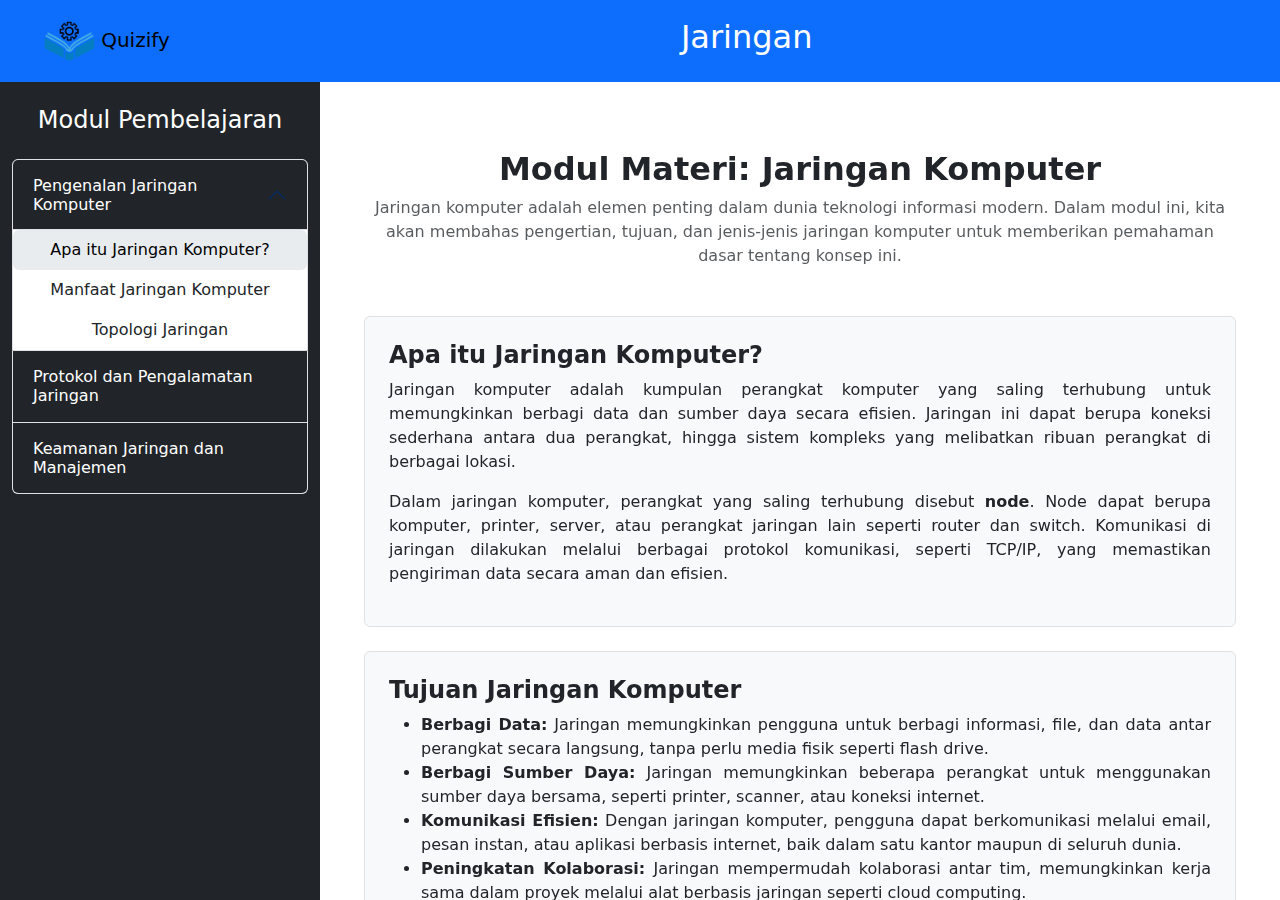
<file: modul/modul-jaringan.html>
<!DOCTYPE html>
<html lang="en">
<head>
    <meta charset="UTF-8">
    <meta name="viewport" content="width=device-width, initial-scale=1.0">
    <title>Modul Pembelajaran</title>
    <link href="https://cdn.jsdelivr.net/npm/bootstrap@5.3.0-alpha3/dist/css/bootstrap.min.css" rel="stylesheet">
    <link rel="stylesheet" href="/css/style-modul.css">
    <script src="https://cdn.jsdelivr.net/npm/bootstrap@5.3.0-alpha3/dist/js/bootstrap.bundle.min.js"></script>
    <script src="/js/modul.js"></script>
</head>
<body>
    <!-- Header -->
    <div class="row bg-primary py-2 m-0">
        <div class="col-12 col-lg-2 d-flex justify-content-center align-items-center">
            <nav class="navbar navbar-expand-lg">
                <div class="container-fluid">
                    <a class="navbar-brand" href="/index.html">
                        <img src="../img/logo.png" alt="Logo" height="40" class="ms-3">
                        Quizify
                    </a>
                </div>
            </nav>
        </div>
        <div class="col-12 col-lg text-center text-white" style="margin-top: 10px;">
            <h2>Jaringan</h2>
        </div>
    </div>

    <div class="container-fluid">
        <div class="row custom-row">
            <!-- Sidebar with Dropdown -->
            <div class="col-12 col-lg-3 bg-dark py-4" style="flex: 0 0 auto;">
                <h4 class="text-white text-center mb-4">Modul Pembelajaran</h4>

                <div class="accordion" id="sidebarAccordion">
                    <!-- Pengantar Pemrograman -->
                    <div class="accordion-item active">
                        <h2 class="accordion-header" id="headingOne">
                            <button class="accordion-button bg-dark text-white" type="button" data-bs-toggle="collapse" data-bs-target="#collapseOne" aria-expanded="true" aria-controls="collapseOne">
                                Pengenalan Jaringan Komputer
                            </button>
                        </h2>
                        <div id="collapseOne" class="accordion-collapse collapse show" aria-labelledby="headingOne" data-bs-parent="#sidebarAccordion">
                            <div class="accordion-body p-0">
                                <ul class="nav nav-pills flex-column">
                                    <li class="nav-item">
                                        <a class="nav-link active text-dark" id="v-pills-materi1-tab" data-bs-toggle="pill" data-bs-target="#v-pills-materi1" role="tab" aria-controls="v-pills-materi1" aria-selected="true">Apa itu Jaringan Komputer?</a>
                                    </li>
                                    <li class="nav-item">
                                        <a class="nav-link text-dark" id="v-pills-materi2-tab" data-bs-toggle="pill" data-bs-target="#v-pills-materi2" role="tab" aria-controls="v-pills-materi2" aria-selected="false">Manfaat Jaringan Komputer</a>
                                    </li>
                                    <li class="nav-item">
                                        <a class="nav-link text-dark" id="v-pills-materi3-tab" data-bs-toggle="pill" data-bs-target="#v-pills-materi3" role="tab" aria-controls="v-pills-materi3" aria-selected="false">Topologi Jaringan</a>
                                    </li>
                                </ul>
                            </div>
                        </div>
                    </div>

                    <!-- Variabel dan Tipe Data -->
                    <div class="accordion-item">
                        <h2 class="accordion-header" id="headingTwo">
                            <button class="accordion-button bg-dark text-white collapsed" type="button" data-bs-toggle="collapse" data-bs-target="#collapseTwo" aria-expanded="false" aria-controls="collapseTwo">
                                Protokol dan Pengalamatan Jaringan
                            </button>
                        </h2>
                        <div id="collapseTwo" class="accordion-collapse collapse" aria-labelledby="headingTwo" data-bs-parent="#sidebarAccordion">
                            <div class="accordion-body p-0">
                                <ul class="nav nav-pills flex-column">
                                    <li class="nav-item">
                                        <a class="nav-link text-dark" id="v-pills-materi4-tab" data-bs-toggle="pill" data-bs-target="#v-pills-materi4" role="tab" aria-controls="v-pills-materi4" aria-selected="false">Apa itu Protokol Jaringan?</a>
                                    </li>
                                    <li class="nav-item">
                                        <a class="nav-link text-dark" id="v-pills-materi5-tab" data-bs-toggle="pill" data-bs-target="#v-pills-materi5" role="tab" aria-controls="v-pills-materi5" aria-selected="false">Jenis-jenis Protokol Jaringan</a>
                                    </li>
                                    <li class="nav-item">
                                        <a class="nav-link text-dark" id="v-pills-materi6-tab" data-bs-toggle="pill" data-bs-target="#v-pills-materi6" role="tab" aria-controls="v-pills-materi6" aria-selected="false">Pengertian Alamat IP</a>
                                    </li>
                                </ul>
                            </div>
                        </div>
                    </div>

                    <!-- Kontrol Alur dan Fungsi -->
                    <div class="accordion-item">
                        <h2 class="accordion-header" id="headingThree">
                            <button class="accordion-button bg-dark text-white collapsed" type="button" data-bs-toggle="collapse" data-bs-target="#collapseThree" aria-expanded="false" aria-controls="collapseThree">
                                Keamanan Jaringan dan Manajemen
                            </button>
                        </h2>
                        <div id="collapseThree" class="accordion-collapse collapse" aria-labelledby="headingThree" data-bs-parent="#sidebarAccordion">
                            <div class="accordion-body p-0">
                                <ul class="nav nav-pills flex-column">
                                    <li class="nav-item">
                                        <a class="nav-link text-dark" id="v-pills-materi7-tab" data-bs-toggle="pill" data-bs-target="#v-pills-materi7" role="tab" aria-controls="v-pills-materi7" aria-selected="false">Firewall dalam Jaringan</a>
                                    </li>
                                    <li class="nav-item">
                                        <a class="nav-link text-dark" id="v-pills-materi8-tab" data-bs-toggle="pill" data-bs-target="#v-pills-materi8" role="tab" aria-controls="v-pills-materi8" aria-selected="false">Enkripsi dalam Jaringan</a>
                                    </li>
                                    <li class="nav-item">
                                        <a class="nav-link text-dark" id="v-pills-materi9-tab" data-bs-toggle="pill" data-bs-target="#v-pills-materi9" role="tab" aria-controls="v-pills-materi9" aria-selected="false">Manajemen Jaringan</a>
                                    </li>
                                </ul>
                            </div>
                        </div>
                    </div>
                </div>
            </div>

            <!-- Content Area -->
            <div class="col-12 col-lg-9 materi">
                <div class="tab-content" id="v-pills-tabContent">

                    <!-- Apa itu Jaringan Komputer? -->
                    <div class="tab-pane fade show active" id="v-pills-materi1" role="tabpanel" aria-labelledby="v-pills-materi1-tab">
                        <div class="container my-5">
                            <div class="text-center mb-5">
                                <h2 class="text-dark fw-bold">Modul Materi: Jaringan Komputer</h2>
                                <p class="text-muted">
                                    Jaringan komputer adalah elemen penting dalam dunia teknologi informasi modern. Dalam modul ini, kita akan membahas pengertian, tujuan, dan jenis-jenis jaringan komputer untuk memberikan pemahaman dasar tentang konsep ini.
                                </p>
                            </div>
                        
                            <div class="mb-4 p-4 bg-light border rounded">
                                <h4 class="text-dark fw-semibold">Apa itu Jaringan Komputer?</h4>
                                <p>
                                    Jaringan komputer adalah kumpulan perangkat komputer yang saling terhubung untuk memungkinkan berbagi data dan sumber daya secara efisien. Jaringan ini dapat berupa koneksi sederhana antara dua perangkat, hingga sistem kompleks yang melibatkan ribuan perangkat di berbagai lokasi.
                                </p>
                                <p>
                                    Dalam jaringan komputer, perangkat yang saling terhubung disebut <b>node</b>. Node dapat berupa komputer, printer, server, atau perangkat jaringan lain seperti router dan switch. Komunikasi di jaringan dilakukan melalui berbagai protokol komunikasi, seperti TCP/IP, yang memastikan pengiriman data secara aman dan efisien.
                                </p>
                            </div>
                        
                            <div class="mb-4 p-4 bg-light border rounded">
                                <h4 class="text-dark fw-semibold">Tujuan Jaringan Komputer</h4>
                                <ul>
                                    <li><b>Berbagi Data:</b> 
                                        Jaringan memungkinkan pengguna untuk berbagi informasi, file, dan data antar perangkat secara langsung, tanpa perlu media fisik seperti flash drive.
                                    </li>
                                    <li><b>Berbagi Sumber Daya:</b> 
                                        Jaringan memungkinkan beberapa perangkat untuk menggunakan sumber daya bersama, seperti printer, scanner, atau koneksi internet.
                                    </li>
                                    <li><b>Komunikasi Efisien:</b> 
                                        Dengan jaringan komputer, pengguna dapat berkomunikasi melalui email, pesan instan, atau aplikasi berbasis internet, baik dalam satu kantor maupun di seluruh dunia.
                                    </li>
                                    <li><b>Peningkatan Kolaborasi:</b> 
                                        Jaringan mempermudah kolaborasi antar tim, memungkinkan kerja sama dalam proyek melalui alat berbasis jaringan seperti cloud computing.
                                    </li>
                                </ul>
                            </div>
                        
                            <div class="mb-4 p-4 bg-light border rounded">
                                <h4 class="text-dark fw-semibold">Jenis-Jenis Jaringan Komputer</h4>
                                <ul>
                                    <li><b>Local Area Network (LAN):</b> 
                                        Jaringan yang mencakup area lokal, seperti satu gedung atau ruangan.
                                    </li>
                                    <li><b>Wide Area Network (WAN):</b> 
                                        Jaringan yang mencakup area geografis yang luas, seperti antar kota atau negara. Contoh: Internet.
                                    </li>
                                    <li><b>Metropolitan Area Network (MAN):</b> 
                                        Jaringan yang mencakup area yang lebih besar daripada LAN, seperti satu kota.
                                    </li>
                                    <li><b>Wireless LAN (WLAN):</b> 
                                        LAN yang menggunakan koneksi nirkabel, biasanya melalui Wi-Fi.
                                    </li>
                                </ul>
                            </div>
                        
                            <div class="mt-5 p-4 bg-secondary text-white rounded">
                                <h4 class="fw-bold">Kesimpulan</h4>
                                <p>
                                    Jaringan komputer adalah fondasi teknologi informasi modern yang memungkinkan berbagi data, sumber daya, dan komunikasi yang efisien. Dengan memahami pengertian, tujuan, dan jenis-jenis jaringan komputer, kita dapat memanfaatkan teknologi ini secara maksimal untuk berbagai keperluan, baik personal maupun profesional.
                                </p>
                            </div>
                        </div>
                        
                    </div>

                    <!-- Manfaat Jaringan Komputer -->
                    <div class="tab-pane fade" id="v-pills-materi2" role="tabpane2" aria-labelledby="v-pills-materi2-tab">
                        <div class="container my-5">
                            <div class="text-center mb-5">
                                <h2 class="text-dark fw-bold">Modul Materi: Manfaat Jaringan Komputer</h2>
                                <p class="text-muted">
                                    Jaringan komputer memberikan berbagai manfaat yang signifikan bagi individu maupun organisasi. Dalam modul ini, kita akan membahas bagaimana jaringan komputer mempermudah berbagi informasi, sumber daya, serta meningkatkan kolaborasi dan komunikasi antar pengguna.
                                </p>
                            </div>
                        
                            <div class="mb-4 p-4 bg-light border rounded">
                                <h4 class="text-dark fw-semibold">1. Berbagi Informasi Secara Efisien</h4>
                                <p>
                                    Jaringan komputer memungkinkan pengguna untuk berbagi informasi, data, dan file dengan cepat dan mudah.
                                </p>
                                <ul>
                                    <li><b>Efisiensi Waktu:</b> Tidak perlu menggunakan media fisik seperti flash drive atau CD.</li>
                                    <li><b>Kemudahan Akses:</b> Informasi dapat diakses oleh banyak pengguna dalam jaringan yang sama, kapan saja dan dari perangkat apa saja.</li>
                                </ul>
                                <p><b>Contoh Penerapan:</b> 
                                    Perusahaan dapat mengelola data karyawan di server pusat yang bisa diakses oleh bagian HR, manajemen, dan divisi terkait lainnya.
                                </p>
                            </div>
                        
                            <div class="mb-4 p-4 bg-light border rounded">
                                <h4 class="text-dark fw-semibold">2. Berbagi Sumber Daya</h4>
                                <p>
                                    Salah satu keuntungan utama jaringan komputer adalah kemampuannya untuk berbagi sumber daya.
                                </p>
                                <ul>
                                    <li><b>Printer dan Scanner:</b> Beberapa pengguna dalam jaringan dapat menggunakan printer atau scanner yang sama tanpa perlu memiliki perangkat terpisah untuk setiap komputer.</li>
                                    <li><b>File Server:</b> File server memungkinkan penyimpanan data di satu tempat yang dapat diakses oleh semua pengguna jaringan.</li>
                                    <li><b>Koneksi Internet:</b> Dalam jaringan, satu koneksi internet dapat dibagi di antara banyak perangkat, menghemat biaya dan meningkatkan produktivitas.</li>
                                </ul>
                                <p><b>Contoh Penerapan:</b> 
                                    Di lingkungan kantor, satu printer dapat digunakan oleh semua karyawan melalui jaringan lokal (LAN).
                                </p>
                            </div>
                        
                            <div class="mb-4 p-4 bg-light border rounded">
                                <h4 class="text-dark fw-semibold">3. Kolaborasi dan Komunikasi Antar Pengguna</h4>
                                <p>
                                    Jaringan komputer memfasilitasi kolaborasi yang lebih baik dan komunikasi yang lebih cepat.
                                </p>
                                <ul>
                                    <li><b>Kolaborasi:</b> Alat berbasis jaringan seperti Google Drive atau Microsoft Teams memungkinkan banyak orang untuk bekerja pada dokumen yang sama secara real-time.</li>
                                    <li><b>Komunikasi:</b> Jaringan mendukung email, pesan instan, dan video conference untuk berkomunikasi dengan pengguna lain, baik dalam jaringan lokal maupun di seluruh dunia.</li>
                                </ul>
                                <p><b>Contoh Penerapan:</b> 
                                    Tim proyek di kantor dapat menggunakan aplikasi seperti Slack atau Zoom untuk berdiskusi dan bekerja bersama meskipun berada di lokasi yang berbeda.
                                </p>
                            </div>
                        
                            <div class="mt-5 p-4 bg-secondary text-white rounded">
                                <h4 class="fw-bold">Kesimpulan</h4>
                                <p>
                                    Manfaat jaringan komputer mencakup berbagi informasi dan sumber daya dengan lebih efisien, serta meningkatkan kolaborasi dan komunikasi antar pengguna. Jaringan tidak hanya membuat proses kerja lebih cepat dan efektif, tetapi juga membantu mengurangi biaya operasional dan meningkatkan produktivitas di berbagai bidang.
                                </p>
                            </div>
                        </div>
                        
                    </div>

                    <!-- Topologi Jaringan -->
                    <div class="tab-pane fade" id="v-pills-materi3" role="tabpane3" aria-labelledby="v-pills-materi3-tab">
                        <div class="container my-5">
                            <div class="text-center mb-5">
                                <h2 class="text-dark fw-bold">Modul Materi: Topologi Jaringan</h2>
                                <p class="text-muted">
                                    Topologi jaringan menentukan bagaimana perangkat dalam jaringan diatur dan terhubung. Pemilihan topologi yang tepat dapat meningkatkan efisiensi, keandalan, dan skalabilitas jaringan.
                                </p>
                            </div>
                        
                            <div class="mb-4 p-4 bg-light border rounded">
                                <h4 class="text-dark fw-semibold">Pengertian Topologi Jaringan</h4>
                                <p>
                                    Topologi jaringan adalah pola atau struktur pengaturan perangkat dalam sebuah jaringan komputer. Topologi ini menentukan cara perangkat saling terhubung secara fisik atau logis dan memengaruhi aliran data di jaringan.
                                </p>
                            </div>
                        
                            <div class="mb-4 p-4 bg-light border rounded">
                                <h4 class="text-dark fw-semibold">Jenis-Jenis Topologi Jaringan</h4>
                        
                                <div class="mb-4">
                                    <h5 class="text-dark fw-bold">1. Topologi Bus</h5>
                                    <p>
                                        Pada topologi bus, semua perangkat terhubung ke satu kabel utama (bus) yang berfungsi sebagai jalur data utama.
                                    </p>
                                    <ul>
                                        <li><b>Ciri-Ciri:</b>
                                            <ul>
                                                <li>Data dikirim dalam satu arah melalui kabel utama.</li>
                                                <li>Setiap perangkat menerima data, tetapi hanya perangkat yang dituju yang memprosesnya.</li>
                                            </ul>
                                        </li>
                                        <li><b>Keuntungan:</b>
                                            <ul>
                                                <li>Biaya instalasi rendah karena membutuhkan kabel yang lebih sedikit.</li>
                                                <li>Mudah diimplementasikan untuk jaringan kecil.</li>
                                            </ul>
                                        </li>
                                        <li><b>Kekurangan:</b>
                                            <ul>
                                                <li>Jika kabel utama rusak, seluruh jaringan terganggu.</li>
                                                <li>Sulit untuk memperbesar jaringan karena peningkatan jumlah perangkat dapat memperlambat kinerja.</li>
                                            </ul>
                                        </li>
                                    </ul>
                                    <p><b>Contoh Penerapan:</b> Digunakan dalam jaringan kecil atau sementara, seperti laboratorium atau konferensi.</p>
                                </div>
                        
                                <div class="mb-4">
                                    <h5 class="text-dark fw-bold">2. Topologi Star</h5>
                                    <p>
                                        Pada topologi star, semua perangkat terhubung ke satu perangkat pusat (hub atau switch). Perangkat pusat ini mengatur lalu lintas data di jaringan.
                                    </p>
                                    <ul>
                                        <li><b>Ciri-Ciri:</b>
                                            <ul>
                                                <li>Semua komunikasi melewati perangkat pusat.</li>
                                                <li>Perangkat pusat mengatur dan mengarahkan data ke perangkat tujuan.</li>
                                            </ul>
                                        </li>
                                        <li><b>Keuntungan:</b>
                                            <ul>
                                                <li>Mudah untuk menambah atau menghapus perangkat tanpa mengganggu jaringan.</li>
                                                <li>Jika satu perangkat rusak, jaringan tetap berfungsi (kecuali perangkat pusat rusak).</li>
                                            </ul>
                                        </li>
                                        <li><b>Kekurangan:</b>
                                            <ul>
                                                <li>Ketergantungan tinggi pada perangkat pusat; jika perangkat pusat rusak, jaringan terganggu.</li>
                                                <li>Biaya instalasi lebih tinggi karena membutuhkan lebih banyak kabel.</li>
                                            </ul>
                                        </li>
                                    </ul>
                                    <p><b>Contoh Penerapan:</b> Digunakan di kantor, rumah, atau lingkungan pendidikan dengan jaringan lokal (LAN).</p>
                                </div>
                        
                                <div class="mb-4">
                                    <h5 class="text-dark fw-bold">3. Topologi Ring</h5>
                                    <p>
                                        Pada topologi ring, perangkat terhubung dalam bentuk lingkaran. Data dikirim dari satu perangkat ke perangkat berikutnya hingga mencapai perangkat tujuan.
                                    </p>
                                    <ul>
                                        <li><b>Ciri-Ciri:</b>
                                            <ul>
                                                <li>Data bergerak dalam satu arah (searah jarum jam atau sebaliknya) untuk menghindari konflik data.</li>
                                                <li>Setiap perangkat memiliki koneksi langsung ke dua perangkat lainnya (sebelah kiri dan kanan).</li>
                                            </ul>
                                        </li>
                                        <li><b>Keuntungan:</b>
                                            <ul>
                                                <li>Kinerja tetap stabil meskipun terdapat banyak perangkat.</li>
                                                <li>Mudah untuk mengelola lalu lintas data dalam jaringan.</li>
                                            </ul>
                                        </li>
                                        <li><b>Kekurangan:</b>
                                            <ul>
                                                <li>Jika satu perangkat atau kabel rusak, seluruh jaringan terganggu.</li>
                                                <li>Penambahan atau penghapusan perangkat memerlukan penghentian sementara jaringan.</li>
                                            </ul>
                                        </li>
                                    </ul>
                                    <p><b>Contoh Penerapan:</b> Umumnya digunakan dalam jaringan dengan alur data tetap, seperti jaringan provider telekomunikasi.</p>
                                </div>
                            </div>
                        
                            <div class="mt-5 p-4 bg-secondary text-white rounded">
                                <h4 class="fw-bold">Kesimpulan</h4>
                                <p>
                                    Pemilihan topologi jaringan harus mempertimbangkan kebutuhan, ukuran jaringan, anggaran, dan keandalan yang diinginkan. 
                                </p>
                                <ul>
                                    <li><b>Topologi Bus:</b> Cocok untuk jaringan kecil dengan anggaran terbatas.</li>
                                    <li><b>Topologi Star:</b> Pilihan populer untuk jaringan lokal karena kemudahan pengelolaannya.</li>
                                    <li><b>Topologi Ring:</b> Digunakan dalam jaringan yang membutuhkan alur data terorganisir dan konsisten.</li>
                                </ul>
                            </div>
                        </div>
                        
                    </div>

                    <!-- Apa itu Protokol Jaringan? -->
                    <div class="tab-pane fade" id="v-pills-materi4" role="tabpane4" aria-labelledby="v-pills-materi4-tab">
                        <div class="container my-5">
                            <div class="text-center mb-5">
                                <h2 class="text-dark fw-bold">Modul Materi: Protokol Jaringan</h2>
                                <p class="text-muted">
                                    Protokol jaringan adalah serangkaian aturan dan standar yang mengatur cara perangkat dalam jaringan berkomunikasi dan bertukar data. Protokol ini memastikan bahwa data yang dikirimkan dari satu perangkat ke perangkat lain dapat diterima dengan benar, diproses dengan tepat, dan diteruskan ke tujuan yang benar. Tanpa protokol jaringan, komunikasi antar perangkat tidak dapat berjalan dengan efisien atau terjamin keamanannya.
                                </p>
                            </div>
                        
                            <div class="mb-4 p-4 bg-light border rounded">
                                <h4 class="text-dark fw-semibold">Pengertian Protokol Jaringan</h4>
                                <p>
                                    Protokol jaringan adalah serangkaian aturan dan standar yang mengatur cara perangkat dalam jaringan berkomunikasi dan bertukar data. Protokol ini memastikan bahwa data yang dikirimkan dari satu perangkat ke perangkat lain dapat diterima dengan benar, diproses dengan tepat, dan diteruskan ke tujuan yang benar. Tanpa protokol jaringan, komunikasi antar perangkat tidak dapat berjalan dengan efisien atau terjamin keamanannya.
                                </p>
                                <p>Protokol ini bertanggung jawab untuk menentukan berbagai hal, seperti:</p>
                                <ul>
                                    <li><b>Format data:</b> Bagaimana data dikemas agar dapat dipahami oleh penerima.</li>
                                    <li><b>Proses komunikasi:</b> Bagaimana perangkat saling mengirim dan menerima data.</li>
                                    <li><b>Penanganan kesalahan:</b> Apa yang terjadi jika data tidak sampai atau rusak selama pengiriman.</li>
                                </ul>
                            </div>
                        
                            <div class="mb-4 p-4 bg-light border rounded">
                                <h4 class="text-dark fw-semibold">Jenis-Jenis Protokol Jaringan</h4>
                        
                                <div class="mb-4">
                                    <h5 class="text-dark fw-bold">1. Protokol TCP/IP (Transmission Control Protocol/Internet Protocol)</h5>
                                    <p>
                                        Protokol TCP/IP adalah dasar dari komunikasi data di internet dan jaringan komputer lainnya. TCP mengatur pengiriman data dalam urutan yang benar dan memastikan data sampai dengan akurat, sedangkan IP bertanggung jawab untuk pengalamatan dan pengiriman data ke perangkat tujuan.
                                    </p>
                                    <ul>
                                        <li><b>Kelebihan:</b> Dapat bekerja di berbagai jenis jaringan dan mendukung komunikasi global di internet.</li>
                                        <li><b>Contoh Penggunaan:</b> Digunakan dalam hampir semua komunikasi internet, seperti browsing web, email, dan aplikasi online.</li>
                                    </ul>
                                </div>
                        
                                <div class="mb-4">
                                    <h5 class="text-dark fw-bold">2. Protokol HTTP (Hypertext Transfer Protocol)</h5>
                                    <p>
                                        HTTP digunakan untuk komunikasi antara web browser dan server web. HTTP mengatur bagaimana pesan dikirimkan dan diterima di web.
                                    </p>
                                    <ul>
                                        <li><b>Kelebihan:</b> Protokol yang sangat sederhana dan efektif untuk pertukaran data berbasis teks di web.</li>
                                        <li><b>Contoh Penggunaan:</b> Digunakan saat mengakses halaman web di browser (misalnya, saat mengetik "https://www.example.com").</li>
                                    </ul>
                                </div>
                        
                                <div class="mb-4">
                                    <h5 class="text-dark fw-bold">3. Protokol FTP (File Transfer Protocol)</h5>
                                    <p>
                                        FTP digunakan untuk mentransfer file antar komputer dalam jaringan, memungkinkan pengguna untuk mengunggah atau mengunduh file ke atau dari server.
                                    </p>
                                    <ul>
                                        <li><b>Kelebihan:</b> Cepat dalam mentransfer file dalam jumlah besar dan sering digunakan untuk pemeliharaan situs web.</li>
                                        <li><b>Contoh Penggunaan:</b> Digunakan oleh pengelola situs web untuk mengunggah file ke server.</li>
                                    </ul>
                                </div>
                        
                                <div class="mb-4">
                                    <h5 class="text-dark fw-bold">4. Protokol DNS (Domain Name System)</h5>
                                    <p>
                                        DNS mengonversi nama domain yang mudah diingat (seperti www.example.com) menjadi alamat IP yang digunakan perangkat untuk mengidentifikasi lokasi server di jaringan.
                                    </p>
                                    <ul>
                                        <li><b>Kelebihan:</b> Mempermudah pengguna untuk mengakses situs web tanpa perlu mengingat alamat IP.</li>
                                        <li><b>Contoh Penggunaan:</b> Digunakan setiap kali Anda mengakses sebuah situs web melalui nama domain.</li>
                                    </ul>
                                </div>
                        
                                <div class="mb-4">
                                    <h5 class="text-dark fw-bold">5. Protokol DHCP (Dynamic Host Configuration Protocol)</h5>
                                    <p>
                                        DHCP secara otomatis memberikan alamat IP kepada perangkat yang bergabung dengan jaringan, sehingga memudahkan konfigurasi jaringan.
                                    </p>
                                    <ul>
                                        <li><b>Kelebihan:</b> Mempermudah pengaturan jaringan tanpa perlu menetapkan alamat IP secara manual untuk setiap perangkat.</li>
                                        <li><b>Contoh Penggunaan:</b> Digunakan dalam jaringan lokal untuk memberikan alamat IP secara otomatis kepada perangkat yang terhubung.</li>
                                    </ul>
                                </div>
                            </div>
                        
                            <div class="mt-5 p-4 bg-secondary text-white rounded">
                                <h4 class="fw-bold">Kesimpulan</h4>
                                <p>
                                    Protokol jaringan merupakan elemen krusial dalam komunikasi data di jaringan komputer. Protokol seperti TCP/IP, HTTP, FTP, DNS, dan DHCP membantu memastikan bahwa perangkat dapat berkomunikasi dengan benar, aman, dan efisien. Setiap protokol memiliki tujuan dan fungsi spesifik, dan bersama-sama mereka menciptakan komunikasi yang lancar dan terkoordinasi dalam jaringan komputer.
                                </p>
                            </div>
                        </div>
                        
                    </div>

                    <!-- Jenis-jenis Protokol Jaringan -->
                    <div class="tab-pane fade" id="v-pills-materi5" role="tabpane5" aria-labelledby="v-pills-materi5-tab">
                        <div class="container my-5">
                            <div class="text-center mb-5">
                                <h2 class="text-dark fw-bold">Modul Materi: Jenis-Jenis Protokol Jaringan</h2>
                                <p class="text-muted">
                                    Protokol jaringan adalah seperangkat aturan yang mengatur komunikasi antara perangkat di jaringan komputer. Ada berbagai jenis protokol yang digunakan untuk tujuan yang berbeda-beda, seperti transfer data, komunikasi internet, dan pengiriman email. Berikut adalah beberapa jenis protokol jaringan yang umum digunakan:
                                </p>
                            </div>
                        
                            <div class="mb-4 p-4 bg-light border rounded">
                                <h4 class="text-dark fw-semibold">1. HTTP/HTTPS (Hypertext Transfer Protocol / Secure)</h4>
                                <p><b>Fungsi:</b></p>
                                <p>
                                    HTTP adalah protokol yang digunakan untuk mentransfer data di web antara web browser dan server. HTTP memungkinkan pengguna mengakses situs web melalui permintaan (request) dan respons (response). HTTPS adalah versi aman dari HTTP, di mana data yang dikirimkan antara browser dan server dienkripsi menggunakan SSL/TLS untuk melindungi informasi yang sensitif.
                                </p>
                                <ul>
                                    <li><b>Kelebihan:</b> 
                                        <ul>
                                            <li>HTTP: Cepat dan efisien untuk komunikasi di web tanpa enkripsi.</li>
                                            <li>HTTPS: Menyediakan tingkat keamanan yang lebih tinggi untuk data pribadi dan transaksi online.</li>
                                        </ul>
                                    </li>
                                    <li><b>Contoh Penggunaan:</b> 
                                        <ul>
                                            <li>HTTP digunakan untuk browsing halaman web tanpa melibatkan data sensitif.</li>
                                            <li>HTTPS digunakan saat mengakses situs yang memerlukan keamanan tinggi, seperti transaksi online, login akun, dan pembayaran digital.</li>
                                        </ul>
                                    </li>
                                </ul>
                            </div>
                        
                            <div class="mb-4 p-4 bg-light border rounded">
                                <h4 class="text-dark fw-semibold">2. FTP (File Transfer Protocol)</h4>
                                <p><b>Fungsi:</b></p>
                                <p>
                                    FTP adalah protokol yang digunakan untuk mentransfer file antara komputer dalam jaringan. FTP memungkinkan pengguna untuk mengunggah dan mengunduh file ke dan dari server dengan cara yang efisien.
                                </p>
                                <ul>
                                    <li><b>Kelebihan:</b> 
                                        <ul>
                                            <li>Memungkinkan pengiriman file berukuran besar dengan cepat.</li>
                                            <li>Mendukung transfer file dalam mode teks atau biner, dan memungkinkan penggunaan perintah untuk mengelola file (misalnya, menghapus atau mengganti nama file).</li>
                                        </ul>
                                    </li>
                                    <li><b>Contoh Penggunaan:</b> 
                                        <ul>
                                            <li>FTP sering digunakan oleh pengelola situs web untuk mengunggah file (seperti halaman HTML, gambar, dan video) ke server web.</li>
                                            <li>FTP juga digunakan dalam berbagi file dalam jaringan lokal atau antar organisasi.</li>
                                        </ul>
                                    </li>
                                </ul>
                            </div>
                        
                            <div class="mb-4 p-4 bg-light border rounded">
                                <h4 class="text-dark fw-semibold">3. TCP/IP (Transmission Control Protocol / Internet Protocol)</h4>
                                <p><b>Fungsi:</b></p>
                                <p>
                                    TCP/IP adalah protokol yang mengatur komunikasi data di internet. TCP bertanggung jawab untuk memastikan data dikirimkan dengan urutan yang benar dan aman, sementara IP menangani pengalamatan dan pengiriman data ke perangkat tujuan di jaringan.
                                </p>
                                <ul>
                                    <li><b>Kelebihan:</b> 
                                        <ul>
                                            <li>Menyediakan komunikasi data yang handal dan efisien untuk berbagai jenis aplikasi dan perangkat.</li>
                                            <li>Merupakan dasar dari internet dan jaringan komputer modern.</li>
                                        </ul>
                                    </li>
                                    <li><b>Contoh Penggunaan:</b> 
                                        <ul>
                                            <li>Digunakan di hampir semua komunikasi internet, seperti browsing web, email, aplikasi berbasis cloud, dan komunikasi data antar server.</li>
                                        </ul>
                                    </li>
                                </ul>
                            </div>
                        
                            <div class="mb-4 p-4 bg-light border rounded">
                                <h4 class="text-dark fw-semibold">4. SMTP (Simple Mail Transfer Protocol)</h4>
                                <p><b>Fungsi:</b></p>
                                <p>
                                    SMTP adalah protokol yang digunakan untuk mengirimkan email antara server email. Protokol ini bertanggung jawab untuk memindahkan email dari pengirim ke penerima melalui server email yang ada di jaringan.
                                </p>
                                <ul>
                                    <li><b>Kelebihan:</b> 
                                        <ul>
                                            <li>Efisien dalam mengirimkan pesan email dari satu server ke server lain.</li>
                                            <li>Mendukung pengiriman email melalui jaringan global.</li>
                                        </ul>
                                    </li>
                                    <li><b>Contoh Penggunaan:</b> 
                                        <ul>
                                            <li>SMTP digunakan oleh server email seperti Gmail, Outlook, dan Yahoo untuk mengirim email ke server penerima.</li>
                                            <li>Digunakan dalam pengaturan email berbasis organisasi untuk mengelola pengiriman email keluar.</li>
                                        </ul>
                                    </li>
                                </ul>
                            </div>
                        
                            <div class="mt-5 p-4 bg-secondary text-white rounded">
                                <h4 class="fw-bold">Kesimpulan</h4>
                                <p>
                                    Setiap protokol jaringan memiliki fungsi dan tujuan spesifik yang memungkinkan komunikasi dan pengiriman data antar perangkat di jaringan. Beberapa protokol seperti HTTP/HTTPS digunakan untuk akses web, FTP untuk transfer file, TCP/IP untuk komunikasi internet secara umum, dan SMTP untuk pengiriman email. Pemahaman tentang protokol-protokol ini penting untuk memahami cara kerja jaringan dan komunikasi di dunia digital.
                                </p>
                            </div>
                        </div>
                        
                    </div>

                    <!-- Pengertian Alamat IP -->
                    <div class="tab-pane fade" id="v-pills-materi6" role="tabpane6" aria-labelledby="v-pills-materi6-tab">
                        <div class="container my-5">
                            <div class="text-center mb-5">
                                <h2 class="text-dark fw-bold">Pengertian Alamat IP</h2>
                                <p class="text-muted">
                                    Alamat IP (Internet Protocol Address) adalah sebuah identifikasi numerik unik yang digunakan untuk mengidentifikasi perangkat dalam jaringan komputer. Alamat ini memungkinkan perangkat untuk saling berkomunikasi dalam jaringan dan mengirimkan data dengan cara yang terorganisir. Setiap perangkat yang terhubung ke jaringan, baik itu komputer, router, printer, atau perangkat lain, memiliki alamat IP untuk membedakannya dengan perangkat lainnya.
                                </p>
                            </div>
                        
                            <div class="mb-4 p-4 bg-light border rounded">
                                <h4 class="text-dark fw-semibold">Alamat IP versi 4 (IPv4)</h4>
                                <p>
                                    Alamat ini terdiri dari 4 angka yang dipisahkan oleh titik (misalnya, 192.168.1.1) dan menggunakan 32-bit untuk pengalamatan.
                                </p>
                                <h4 class="text-dark fw-semibold">Alamat IP versi 6 (IPv6)</h4>
                                <p>
                                    Alamat ini lebih panjang dan menggunakan 128-bit untuk pengalamatan, tetapi lebih jarang digunakan dibandingkan IPv4.
                                </p>
                            </div>
                        
                            <div class="mb-4 p-4 bg-light border rounded">
                                <h4 class="text-dark fw-semibold">Fungsi Alamat IP</h4>
                                <ul>
                                    <li><b>Identifikasi Perangkat:</b> Setiap perangkat yang terhubung ke jaringan memiliki alamat IP yang unik. Alamat ini digunakan untuk membedakan perangkat satu dengan lainnya.</li>
                                    <li><b>Penentuan Tujuan Data:</b> Alamat IP memungkinkan data dikirimkan ke perangkat yang tepat dalam jaringan. Ketika data dikirim melalui jaringan, alamat IP berfungsi untuk menentukan perangkat tujuan.</li>
                                    <li><b>Routing:</b> Alamat IP membantu perangkat jaringan seperti router dalam menentukan jalur terbaik untuk mengirimkan data antar perangkat di jaringan.</li>
                                </ul>
                            </div>
                        
                            <div class="mb-4 p-4 bg-light border rounded">
                                <h4 class="text-dark fw-semibold">Kelas Alamat IP</h4>
                                <p>Alamat IP dibagi dalam beberapa kelas yang berbeda, berdasarkan rentang alamat dan penggunaannya. Berikut adalah tiga kelas utama alamat IP:</p>
                                
                                <div class="bg-white border p-3 mb-3">
                                    <h5 class="text-dark">1. Kelas A (10.0.0.0 - 10.255.255.255)</h5>
                                    <ul>
                                        <li><b>Fungsi:</b> Kelas A dirancang untuk jaringan besar dengan jumlah perangkat yang sangat banyak.</li>
                                        <li><b>Rentang Alamat:</b> 10.0.0.0 sampai 10.255.255.255.</li>
                                        <li><b>Jumlah Jaringan:</b> Kelas A memungkinkan hingga 128 jaringan (2^7), dengan masing-masing jaringan dapat mendukung hingga lebih dari 16 juta alamat IP.</li>
                                        <li><b>Penggunaan:</b> Biasanya digunakan untuk organisasi besar, penyedia layanan internet (ISP), atau perusahaan dengan banyak perangkat yang terhubung dalam satu jaringan.</li>
                                    </ul>
                                </div>
                        
                                <div class="bg-white border p-3 mb-3">
                                    <h5 class="text-dark">2. Kelas B (172.16.0.0 - 172.31.255.255)</h5>
                                    <ul>
                                        <li><b>Fungsi:</b> Kelas B dirancang untuk jaringan dengan ukuran menengah, seperti perusahaan menengah atau jaringan kampus.</li>
                                        <li><b>Rentang Alamat:</b> 172.16.0.0 sampai 172.31.255.255.</li>
                                        <li><b>Jumlah Jaringan:</b> Kelas B memungkinkan hingga 16,384 jaringan (2^14), dengan masing-masing jaringan dapat mendukung hingga 65,534 alamat IP.</li>
                                        <li><b>Penggunaan:</b> Digunakan oleh perusahaan dengan jumlah perangkat yang lebih sedikit dibandingkan kelas A, tetapi lebih banyak dibandingkan kelas C.</li>
                                    </ul>
                                </div>
                        
                                <div class="bg-white border p-3 mb-3">
                                    <h5 class="text-dark">3. Kelas C (192.168.0.0 - 192.168.255.255)</h5>
                                    <ul>
                                        <li><b>Fungsi:</b> Kelas C dirancang untuk jaringan kecil, seperti jaringan rumah atau kantor kecil.</li>
                                        <li><b>Rentang Alamat:</b> 192.168.0.0 sampai 192.168.255.255.</li>
                                        <li><b>Jumlah Jaringan:</b> Kelas C memungkinkan hingga 2,097,152 jaringan (2^21), dengan masing-masing jaringan dapat mendukung hingga 254 alamat IP.</li>
                                        <li><b>Penggunaan:</b> Kelas C sangat umum digunakan dalam jaringan lokal (LAN) untuk rumah atau kantor dengan sedikit perangkat.</li>
                                    </ul>
                                </div>
                            </div>
                        
                            <div class="mt-5 p-4 bg-secondary text-white rounded">
                                <h4 class="fw-bold">Kesimpulan</h4>
                                <p>
                                    Alamat IP sangat penting untuk komunikasi antar perangkat di dalam jaringan. Dengan adanya kelas-kelas alamat IP (A, B, dan C), kita dapat menentukan jenis jaringan yang sesuai dengan kebutuhan, apakah itu untuk jaringan besar, menengah, atau kecil. Pemahaman tentang kelas alamat IP membantu dalam merancang dan mengelola jaringan yang efisien dan terorganisir.
                                </p>
                            </div>
                        </div>
                        
                    </div>

                    <!-- Firewall dalam Jaringan -->
                    <div class="tab-pane fade" id="v-pills-materi7" role="tabpane7" aria-labelledby="v-pills-materi7-tab">
                        <div class="container my-5">
                            <div class="text-center mb-5">
                                <h2 class="text-dark fw-bold">Firewall dalam Jaringan</h2>
                                <p class="text-muted">
                                    Firewall adalah sistem keamanan jaringan yang berfungsi untuk memantau, mengontrol, dan menyaring lalu lintas data yang masuk dan keluar dari suatu jaringan komputer. Firewall dapat berupa perangkat keras (hardware) atau perangkat lunak (software) yang bekerja untuk melindungi jaringan dari ancaman atau akses yang tidak sah.
                                </p>
                            </div>
                        
                            <div class="mb-4 p-4 bg-light border rounded">
                                <h4 class="text-dark fw-semibold">Fungsi Firewall dalam Jaringan</h4>
                                <ul>
                                    <li><b>Memantau Lalu Lintas Jaringan:</b> Firewall memantau setiap paket data yang masuk atau keluar dari jaringan untuk memastikan hanya data yang sah yang diterima.</li>
                                    <li><b>Mengontrol Akses:</b> Firewall mengontrol akses berdasarkan aturan yang telah ditentukan, seperti membatasi akses ke aplikasi tertentu atau situs web, serta mengizinkan akses hanya untuk pengguna yang sah.</li>
                                    <li><b>Mencegah Akses yang Tidak Sah:</b> Firewall bertindak sebagai penghalang antara jaringan internal dan eksternal untuk mencegah serangan seperti hacking, malware, DDoS, dan akses tanpa izin lainnya.</li>
                                    <li><b>Menjaga Kerahasiaan Data:</b> Dengan memblokir akses yang tidak sah, firewall membantu memastikan bahwa data yang berada di dalam jaringan tetap aman dan terlindungi.</li>
                                </ul>
                            </div>
                        
                            <div class="mb-4 p-4 bg-light border rounded">
                                <h4 class="text-dark fw-semibold">Jenis-jenis Firewall</h4>
                                <p>Firewall dapat dibagi dalam beberapa jenis berdasarkan cara kerjanya:</p>
                                
                                <div class="bg-white border p-3 mb-3">
                                    <h5 class="text-dark">1. Firewall Paket (Packet Filtering Firewall)</h5>
                                    <ul>
                                        <li>Menyaring lalu lintas berdasarkan informasi paket data seperti alamat IP, port, dan protokol.</li>
                                        <li>Cocok untuk jaringan kecil dengan tingkat keamanan yang lebih rendah.</li>
                                    </ul>
                                </div>
                        
                                <div class="bg-white border p-3 mb-3">
                                    <h5 class="text-dark">2. Firewall Berbasis Status (Stateful Inspection Firewall)</h5>
                                    <ul>
                                        <li>Memeriksa header paket dan status koneksi untuk melacak dan memblokir paket yang tidak sesuai dengan status koneksi yang sah.</li>
                                        <li>Memberikan tingkat keamanan lebih tinggi dibandingkan firewall paket.</li>
                                    </ul>
                                </div>
                        
                                <div class="bg-white border p-3 mb-3">
                                    <h5 class="text-dark">3. Firewall Proxy</h5>
                                    <ul>
                                        <li>Bertindak sebagai perantara komunikasi antara perangkat dalam jaringan internal dan eksternal.</li>
                                        <li>Menyaring data berdasarkan aturan yang ditentukan dan memberikan kontrol lebih besar terhadap lalu lintas data.</li>
                                    </ul>
                                </div>
                        
                                <div class="bg-white border p-3 mb-3">
                                    <h5 class="text-dark">4. Firewall Aplikasi (Application Layer Firewall)</h5>
                                    <ul>
                                        <li>Beroperasi pada lapisan aplikasi dan menyaring data berdasarkan aplikasi atau layanan yang digunakan, seperti HTTP, FTP, atau DNS.</li>
                                        <li>Memberikan perlindungan tambahan terhadap serangan yang lebih canggih.</li>
                                    </ul>
                                </div>
                            </div>
                        
                            <div class="mt-5 p-4 bg-light border rounded">
                                <h4 class="fw-bold">Pentingnya Firewall dalam Keamanan Jaringan</h4>
                                <ul>
                                    <li><b>Perlindungan terhadap ancaman luar:</b> Firewall mencegah serangan dari luar yang bisa merusak atau mengakses data yang sensitif.</li>
                                    <li><b>Pengelolaan kebijakan akses:</b> Firewall memungkinkan administrator untuk menetapkan kebijakan akses yang tepat, sehingga hanya perangkat atau pengguna yang sah yang dapat mengakses jaringan.</li>
                                    <li><b>Mencegah penyebaran malware:</b> Dengan mengontrol lalu lintas yang masuk dan keluar, firewall dapat mencegah perangkat yang terinfeksi malware untuk terhubung ke jaringan.</li>
                                </ul>
                            </div>
                        
                            <div class="mt-5 p-4 bg-secondary text-white rounded">
                                <h4 class="fw-bold">Kesimpulan</h4>
                                <p>
                                    Firewall adalah komponen penting dalam menjaga keamanan jaringan. Fungsi utamanya adalah untuk memantau dan mengontrol lalu lintas data serta mencegah akses yang tidak sah ke dalam jaringan. Dengan menggunakan firewall yang tepat, organisasi dan pengguna dapat menjaga kerahasiaan, integritas, dan ketersediaan data dalam jaringan mereka.
                                </p>
                            </div>
                        </div>
                        
                    </div>

                    <!-- Enkripsi dalam Jaringan -->
                    <div class="tab-pane fade" id="v-pills-materi8" role="tabpane8" aria-labelledby="v-pills-materi8-tab">
                        <div class="container my-5">
                            <div class="text-center mb-5">
                                <h2 class="text-dark fw-bold">Enkripsi dalam Jaringan</h2>
                                <p class="text-muted">
                                    Enkripsi adalah proses mengubah data asli (plaintext) menjadi bentuk yang tidak dapat dibaca (ciphertext) dengan menggunakan algoritma matematis tertentu. Tujuan utama dari enkripsi adalah untuk melindungi data agar hanya pihak yang berwenang yang dapat mengaksesnya. Dalam konteks jaringan, enkripsi digunakan untuk memastikan bahwa data yang dikirimkan antar perangkat tidak dapat diakses atau dimanipulasi oleh pihak yang tidak sah.
                                </p>
                            </div>
                        
                            <div class="mb-4 p-4 bg-light border rounded">
                                <h4 class="text-dark fw-semibold">Tujuan Enkripsi untuk Melindungi Data Selama Transmisi</h4>
                                <ul>
                                    <li><b>Keamanan Data:</b> Enkripsi melindungi kerahasiaan data saat dikirimkan dari satu perangkat ke perangkat lainnya. Data yang berhasil diintersepsi tanpa kunci dekripsi tetap tidak dapat dibaca.</li>
                                    <li><b>Integritas Data:</b> Enkripsi membantu memastikan bahwa data yang diterima tidak dimodifikasi selama transmisi. Penerima dapat mendeteksi jika data tersebut telah diubah atau rusak.</li>
                                    <li><b>Otentikasi Pengguna:</b> Enkripsi memastikan hanya pihak yang berwenang yang dapat mengakses data, meningkatkan otentikasi dan mengurangi penyalahgunaan identitas.</li>
                                    <li><b>Mencegah Akses yang Tidak Sah:</b> Enkripsi mencegah pihak yang tidak sah untuk mengakses atau mencuri data penting selama transmisi, terutama dalam jaringan yang rentan seperti Wi-Fi publik.</li>
                                </ul>
                            </div>
                        
                            <div class="mb-4 p-4 bg-light border rounded">
                                <h4 class="text-dark fw-semibold">Contoh Protokol yang Menggunakan Enkripsi</h4>
                                <div class="bg-white border p-3 mb-3">
                                    <h5 class="text-dark">1. HTTPS (Hypertext Transfer Protocol Secure)</h5>
                                    <ul>
                                        <li><b>Fungsi:</b> HTTPS mengenkripsi data yang ditransfer antara browser dan server menggunakan SSL/TLS untuk komunikasi yang aman.</li>
                                        <li><b>Keamanan:</b> Data yang dikirim antara pengguna dan server terlindungi dari pencurian atau modifikasi oleh pihak ketiga, sangat penting untuk transaksi online dan login akun.</li>
                                        <li><b>Penggunaan:</b> HTTPS digunakan di situs web yang menangani informasi pribadi atau transaksi finansial, seperti perbankan online dan e-commerce.</li>
                                    </ul>
                                </div>
                        
                                <div class="bg-white border p-3 mb-3">
                                    <h5 class="text-dark">2. VPN (Virtual Private Network)</h5>
                                    <ul>
                                        <li><b>Fungsi:</b> VPN mengenkripsi seluruh lalu lintas data antara perangkat pengguna dan server VPN, menyediakan akses internet yang aman melalui jaringan pribadi.</li>
                                        <li><b>Keamanan:</b> VPN melindungi data yang dikirimkan dari penyadapan, terutama dalam jaringan publik seperti Wi-Fi di kafe atau bandara.</li>
                                        <li><b>Penggunaan:</b> VPN digunakan untuk melindungi privasi pengguna, mengakses konten terbatas geografis, dan memberikan akses aman bagi karyawan yang bekerja dari jarak jauh.</li>
                                    </ul>
                                </div>
                            </div>
                        
                            <div class="mt-5 p-4 bg-secondary text-white rounded">
                                <h4 class="fw-bold">Kesimpulan</h4>
                                <p>
                                    Enkripsi merupakan bagian penting dalam menjaga keamanan data selama transmisi di jaringan. Protokol seperti HTTPS dan VPN memanfaatkan enkripsi untuk memastikan bahwa data yang dikirimkan tetap aman dan hanya dapat diakses oleh pihak yang berwenang. Dengan semakin berkembangnya ancaman terhadap keamanan data, penggunaan enkripsi menjadi suatu keharusan untuk melindungi informasi penting di dunia digital.
                                </p>
                            </div>
                        </div>
                        
                    </div>

                    <!-- Manajemen Jaringan -->
                    <div class="tab-pane fade" id="v-pills-materi9" role="tabpane9" aria-labelledby="v-pills-materi9-tab">
                        <div class="container my-5">
                            <div class="text-center mb-5">
                                <h2 class="text-dark fw-bold">Manajemen Jaringan</h2>
                                <p class="text-muted">
                                    Manajemen jaringan adalah serangkaian aktivitas yang dilakukan untuk memastikan bahwa jaringan komputer berjalan dengan efisien dan aman. Aktivitas ini melibatkan berbagai aspek, seperti pemantauan lalu lintas, identifikasi perangkat, dan penyelesaian masalah koneksi. Tujuan utama dari manajemen jaringan adalah untuk memastikan performa jaringan yang optimal, mencegah gangguan, dan mengidentifikasi serta memperbaiki masalah yang muncul.
                                </p>
                            </div>
                        
                            <div class="mb-4 p-4 bg-light border rounded">
                                <h4 class="text-dark fw-semibold">Pemantauan Lalu Lintas Jaringan</h4>
                                <p>
                                    Pemantauan lalu lintas jaringan adalah proses yang digunakan untuk memantau dan menganalisis data yang mengalir di dalam jaringan. Hal ini bertujuan untuk mengetahui bagaimana data dikirim, apa yang mengarah ke kemacetan, dan apakah ada aktivitas yang mencurigakan.
                                </p>
                                <h5 class="fw-bold">Alat Pemantauan Lalu Lintas:</h5>
                                <ul>
                                    <li><b>Wireshark:</b> Alat untuk menangkap dan menganalisis paket data yang mengalir di jaringan.</li>
                                    <li><b>Nagios:</b> Alat untuk pemantauan jaringan secara real-time yang memberi informasi tentang perangkat dan layanan dalam jaringan.</li>
                                    <li><b>PRTG Network Monitor:</b> Alat pemantauan lalu lintas jaringan yang membantu mengidentifikasi masalah lalu lintas, seperti kemacetan atau kebocoran bandwidth.</li>
                                </ul>
                                <h5 class="fw-bold">Pentingnya Pemantauan Lalu Lintas:</h5>
                                <ul>
                                    <li><b>Mendeteksi Kemacetan Jaringan:</b> Memantau lalu lintas jaringan membantu mengetahui titik kemacetan yang menghambat kinerja jaringan.</li>
                                    <li><b>Keamanan Jaringan:</b> Pemantauan lalu lintas membantu mendeteksi lalu lintas mencurigakan yang bisa menunjukkan adanya serangan atau malware.</li>
                                    <li><b>Optimasi Kinerja:</b> Memantau data yang masuk dan keluar meningkatkan efisiensi jaringan dan memastikan kualitas layanan optimal.</li>
                                </ul>
                            </div>
                        
                            <div class="mb-4 p-4 bg-light border rounded">
                                <h4 class="text-dark fw-semibold">Identifikasi Perangkat dalam Jaringan</h4>
                                <p>
                                    Identifikasi perangkat adalah proses untuk mengidentifikasi dan mengelola perangkat yang terhubung ke jaringan. Ini penting untuk mengetahui perangkat mana yang aktif dalam jaringan, serta untuk mengelola dan mengatur akses ke sumber daya jaringan.
                                </p>
                                <h5 class="fw-bold">Metode Identifikasi Perangkat:</h5>
                                <ul>
                                    <li><b>IP Address:</b> Alamat IP unik untuk setiap perangkat yang memungkinkan identifikasi dan pemantauan.</li>
                                    <li><b>MAC Address:</b> Alamat MAC yang unik digunakan untuk mengidentifikasi perangkat di tingkat perangkat keras.</li>
                                    <li><b>DHCP Server:</b> DHCP memberikan alamat IP otomatis, memungkinkan administrator memantau perangkat yang terhubung.</li>
                                </ul>
                                <h5 class="fw-bold">Alat Identifikasi Perangkat:</h5>
                                <ul>
                                    <li><b>Nmap:</b> Alat untuk memetakan perangkat dan layanan yang terhubung ke jaringan.</li>
                                    <li><b>IP Scanner:</b> Alat untuk memindai jaringan dan mengidentifikasi perangkat yang terhubung.</li>
                                </ul>
                            </div>
                        
                            <div class="mb-4 p-4 bg-light border rounded">
                                <h4 class="text-dark fw-semibold">Penyelesaian Masalah Koneksi Jaringan</h4>
                                <p>
                                    Penyelesaian masalah koneksi jaringan adalah proses untuk mengidentifikasi dan memperbaiki masalah yang memengaruhi koneksi antar perangkat di jaringan.
                                </p>
                                <h5 class="fw-bold">Langkah-langkah Penyelesaian Masalah:</h5>
                                <ul>
                                    <li><b>Periksa Koneksi Fisik:</b> Pastikan kabel jaringan, router, dan perangkat dalam keadaan baik.</li>
                                    <li><b>Cek Alamat IP:</b> Periksa apakah perangkat memiliki alamat IP yang valid dengan perintah seperti <code>ipconfig</code> (Windows) atau <code>ifconfig</code> (Linux/Mac).</li>
                                    <li><b>Tes Koneksi:</b> Gunakan perintah <code>ping</code> untuk memeriksa konektivitas antar perangkat.</li>
                                    <li><b>Periksa Pengaturan Jaringan:</b> Pastikan konfigurasi jaringan seperti subnet mask dan gateway sudah benar.</li>
                                    <li><b>Periksa Router dan Firewall:</b> Pastikan router berfungsi dengan baik dan tidak ada pengaturan firewall yang menghalangi koneksi.</li>
                                </ul>
                                <h5 class="fw-bold">Alat Penyelesaian Masalah Koneksi:</h5>
                                <ul>
                                    <li><b>Ping:</b> Alat untuk memeriksa konektivitas antar perangkat di jaringan.</li>
                                    <li><b>Traceroute:</b> Alat untuk melacak jalur data antar perangkat di jaringan.</li>
                                    <li><b>NetFlow Analyzer:</b> Alat untuk menganalisis aliran data dan mendeteksi masalah lalu lintas jaringan.</li>
                                </ul>
                            </div>
                        
                            <div class="mt-5 p-4 bg-secondary text-white rounded">
                                <h4 class="fw-bold">Kesimpulan</h4>
                                <p>
                                    Manajemen jaringan adalah aspek penting dalam menjaga agar jaringan komputer tetap berjalan dengan baik dan aman. Dengan pemantauan lalu lintas, identifikasi perangkat yang terhubung, serta penyelesaian masalah koneksi jaringan, administrator dapat memastikan bahwa jaringan berfungsi optimal. Menggunakan alat dan teknik yang tepat dalam manajemen jaringan dapat membantu mendeteksi masalah dengan cepat, meningkatkan kinerja jaringan, dan menjaga keamanan dari ancaman luar.
                                </p>
                            </div>
                        </div>
                        
                    </div>
                </div>
            </div>
        </div>
    </div>
</body>
</html>
</file>
<file: css/style-modul.css>
.tab-pane {
    background-color: #ffffff;
    border-radius: 5px;
    padding: 20px;
    height: 100vh;
    text-align: justify;
    display: none;
}

.tab-pane.show {
    display: block;
}

.accordion{
    text-align: center;
}


.nav-link.active {
    background-color: #e9ecef !important;
    color: #000000 !important; 
}

.custom-row {
    position: fixed;
    display: flex;
    flex-wrap: wrap;
    min-height: 100vh;
    width: 100%;
}

.materi {
    overflow-y: auto;
    height: 91vh;
}

.tab-content{
    margin-bottom: 250px;
}

@media (max-width: 992px) {
    .custom-row {
        height: auto; 
        width: auto;
        position: relative;
    }

    .materi{
        height: 100%;
        overflow: visible;
        font-size: small;
        margin-bottom: 100px
    }
}
</file>
